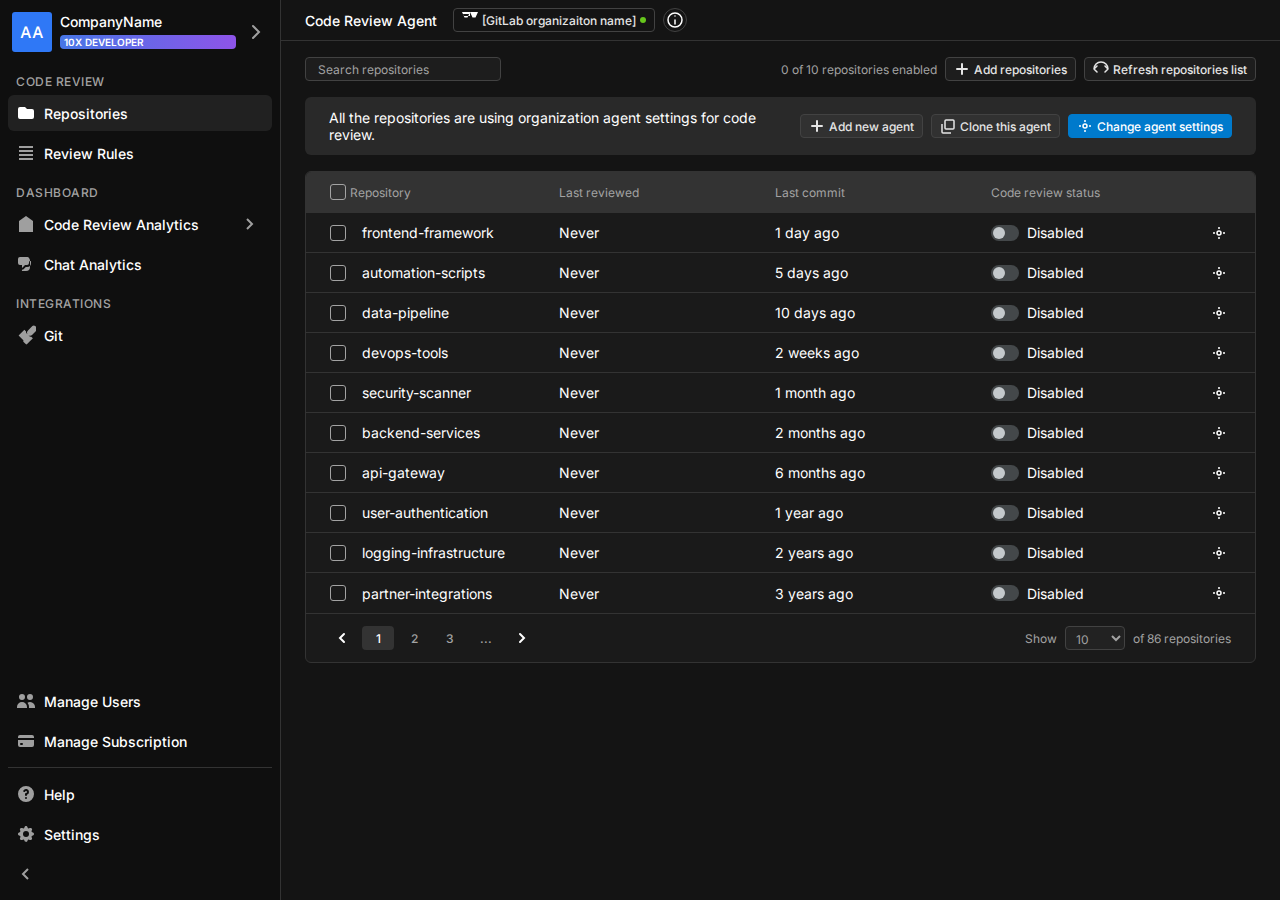
<file: index.html>
<!DOCTYPE html>
<html lang="ru">
<head>
    <meta charset="UTF-8">
    <meta name="viewport" content="width=device-width, initial-scale=1.0">
    <title>Code Review Agent - Dashboard</title>
    <link rel="preconnect" href="https://fonts.googleapis.com">
    <link rel="preconnect" href="https://fonts.gstatic.com" crossorigin>
    <link href="https://fonts.googleapis.com/css2?family=Inter:wght@400;500;600&family=Public+Sans:wght@600&display=swap" rel="stylesheet">
    <style>
        * {
            margin: 0;
            padding: 0;
            box-sizing: border-box;
        }

        :root {
            /* Colors */
            --bg-primary: #0f0f0f;
            --bg-secondary: #141414;
            --bg-2: #1a1a1a;
            --bg-3: #292929;
            --bg-4: #333333;
            --bg-5: #44484a;
            
            --text-primary: #ffffff;
            --text-secondary: #e5e5e5;
            --text-placeholder: #a3a3a3;
            --text-muted: #a3a3a3;
            
            --border-primary: #333333;
            --border-secondary: #424242;
            
            --accent-blue: #2f78f6;
            --accent-primary: #007acc;
            --accent-success: #66c61c;
            
            --gradient-start: #4776e6;
            --gradient-end: #8e54e9;
            
            /* Spacing */
            --spacing-xs: 4px;
            --spacing-s: 6px;
            --spacing-md: 8px;
            --spacing-lg: 12px;
            --spacing-xl: 16px;
            --spacing-2xl: 24px;
            
            /* Radius */
            --radius-xs: 3px;
            --radius-sm: 4px;
            --radius-md: 6px;
            --radius-full: 9999px;
            
            /* Fonts */
            --font-inter: 'Inter', sans-serif;
            --font-public-sans: 'Public Sans', sans-serif;
        }

        body {
            font-family: var(--font-inter);
            background: var(--bg-primary);
            color: var(--text-primary);
            overflow: hidden;
            height: 100vh;
        }

        .app-container {
            display: flex;
            height: 100vh;
            width: 100vw;
        }

        /* Sidebar */
        .sidebar {
            width: 280px;
            background: var(--bg-primary);
            display: flex;
            flex-direction: column;
            padding-bottom: var(--spacing-md);
            transition: transform 0.3s ease;
        }

        .sidebar-header {
            height: 64px;
            padding: var(--spacing-md);
            display: flex;
            align-items: center;
        }

        .user-info {
            display: flex;
            align-items: center;
            gap: var(--spacing-md);
            flex: 1;
            padding: var(--spacing-xs);
        }

        .user-avatar {
            width: 40px;
            height: 40px;
            background: var(--accent-blue);
            border-radius: var(--radius-xs);
            display: flex;
            align-items: center;
            justify-content: center;
            font-family: var(--font-public-sans);
            font-weight: 600;
            font-size: 16px;
            color: var(--text-primary);
            flex-shrink: 0;
        }

        .user-details {
            flex: 1;
            display: flex;
            flex-direction: column;
            gap: 6px;
        }

        .user-name {
            font-size: 14px;
            font-weight: 500;
            color: var(--text-primary);
            line-height: 1;
        }

        .plan-badge {
            background: linear-gradient(to right, var(--gradient-start), var(--gradient-end));
            padding: 2px var(--spacing-xs);
            border-radius: var(--radius-sm);
            font-size: 10px;
            font-weight: 600;
            color: var(--text-primary);
            line-height: 1;
        }

        .chevron-icon {
            width: 24px;
            height: 24px;
            flex-shrink: 0;
            opacity: 0.6;
        }

        .menu-section {
            flex: 1;
            display: flex;
            flex-direction: column;
            gap: var(--spacing-xs);
            padding: 0 var(--spacing-md);
        }

        .menu-group-title {
            padding: 10px var(--spacing-md) 2px;
            font-size: 12px;
            font-weight: 500;
            color: var(--text-muted);
            text-transform: uppercase;
            letter-spacing: 0.5px;
        }

        .menu-item {
            height: 36px;
            padding: var(--spacing-md) var(--spacing-lg) var(--spacing-md) var(--spacing-md);
            display: flex;
            align-items: center;
            gap: var(--spacing-md);
            border-radius: var(--radius-md);
            cursor: pointer;
            transition: background 0.2s;
        }

        .menu-item:hover {
            background: rgba(255, 255, 255, 0.04);
        }

        .menu-item.active {
            background: rgba(255, 255, 255, 0.08);
        }

        .menu-item-icon {
            width: 20px;
            height: 20px;
            flex-shrink: 0;
            opacity: 0.6;
        }

        .menu-item.active .menu-item-icon {
            opacity: 1;
        }

        .menu-item-text {
            flex: 1;
            font-size: 14px;
            font-weight: 500;
            color: var(--text-primary);
        }

        .menu-item.active .menu-item-text {
            color: var(--text-primary);
        }

        .menu-item-chevron {
            width: 20px;
            height: 20px;
            flex-shrink: 0;
            opacity: 0.6;
        }

        .sidebar-footer {
            display: flex;
            flex-direction: column;
            gap: var(--spacing-xs);
            padding: 0 var(--spacing-md);
        }

        .divider {
            height: 1px;
            background: var(--bg-4);
            margin: var(--spacing-xs) 0;
        }

        .collapse-button {
            width: 36px;
            height: 36px;
            display: flex;
            align-items: center;
            justify-content: center;
            cursor: pointer;
            border-radius: var(--radius-md);
            transition: background 0.2s;
        }

        .collapse-button:hover {
            background: rgba(255, 255, 255, 0.04);
        }

        /* Main Content */
        .main-content {
            flex: 1;
            background: var(--bg-secondary);
            display: flex;
            flex-direction: column;
            overflow: hidden;
        }

        .page-header {
            border-bottom: 1px solid var(--border-primary);
            padding: var(--spacing-md) var(--spacing-2xl);
            display: flex;
            align-items: center;
            gap: var(--spacing-xl);
        }

        .page-title {
            font-size: 14px;
            font-weight: 500;
            color: var(--text-primary);
        }

        .header-links {
            display: flex;
            align-items: center;
            gap: var(--spacing-md);
        }

        .gitlab-badge {
            border: 1px solid var(--border-secondary);
            padding: var(--spacing-xs) var(--spacing-md);
            border-radius: var(--radius-sm);
            display: flex;
            align-items: center;
            gap: var(--spacing-xs);
            height: 24px;
        }

        .gitlab-icon {
            width: 16px;
            height: 16px;
        }

        .gitlab-text {
            font-size: 12px;
            font-weight: 500;
            color: var(--text-secondary);
        }

        .status-dot {
            width: 6px;
            height: 6px;
            background: var(--accent-success);
            border-radius: 50%;
        }

        .header-spacer {
            flex: 1;
        }

        .help-button {
            width: 24px;
            height: 24px;
            border: 1px solid var(--border-secondary);
            border-radius: var(--radius-full);
            display: flex;
            align-items: center;
            justify-content: center;
            cursor: pointer;
            transition: background 0.2s;
        }

        .help-button:hover {
            background: rgba(255, 255, 255, 0.04);
        }

        .page-content {
            padding: var(--spacing-xl) var(--spacing-2xl);
            padding-bottom: 80px;
            overflow-y: auto;
            flex: 1;
        }

        .config-toolbar {
            display: flex;
            justify-content: space-between;
            align-items: center;
            margin-bottom: var(--spacing-xl);
        }

        .search-input {
            width: 196px;
            height: 24px;
            background: rgba(255, 255, 255, 0.04);
            border: 1px solid var(--border-secondary);
            border-radius: var(--radius-sm);
            padding: var(--spacing-xs) var(--spacing-s);
            display: flex;
            align-items: center;
            gap: var(--spacing-s);
        }

        .search-icon {
            width: 16px;
            height: 16px;
            opacity: 0.6;
        }

        .search-input input {
            flex: 1;
            background: transparent;
            border: none;
            outline: none;
            color: var(--text-primary);
            font-size: 12px;
            font-family: var(--font-inter);
        }

        .search-input input::placeholder {
            color: var(--text-placeholder);
        }

        .toolbar-right {
            display: flex;
            align-items: center;
            gap: var(--spacing-md);
        }

        .repos-count {
            font-size: 12px;
            color: var(--text-muted);
        }

        .button {
            height: 24px;
            padding: var(--spacing-xs) var(--spacing-md);
            border-radius: var(--radius-sm);
            display: flex;
            align-items: center;
            gap: var(--spacing-xs);
            cursor: pointer;
            transition: all 0.2s;
            font-size: 12px;
            font-weight: 500;
            font-family: var(--font-inter);
            border: 1px solid var(--border-secondary);
            background: rgba(255, 255, 255, 0.04);
            color: var(--text-secondary);
        }

        .button:hover:not(:disabled) {
            background: rgba(255, 255, 255, 0.08);
        }

        .button:disabled {
            opacity: 0.6;
            cursor: not-allowed;
        }

        .button-primary {
            background: var(--accent-primary);
            border-color: var(--accent-primary);
            color: var(--text-primary);
        }

        .button-primary:hover:not(:disabled) {
            background: #0088dd;
        }

        .button-icon {
            width: 16px;
            height: 16px;
        }

        .config-banner {
            background: var(--bg-3);
            border-radius: var(--radius-md);
            padding: var(--spacing-lg) var(--spacing-2xl);
            display: flex;
            align-items: center;
            justify-content: space-between;
            margin-bottom: var(--spacing-xl);
        }

        .banner-text {
            flex: 1;
            font-size: 14px;
            color: var(--text-primary);
        }

        .banner-actions {
            display: flex;
            gap: var(--spacing-md);
        }

        .table-container {
            background: var(--bg-2);
            border: 1px solid var(--border-primary);
            border-radius: var(--radius-md);
            overflow: hidden;
        }

        .table-header {
            background: var(--bg-4);
            padding: var(--spacing-lg) var(--spacing-2xl);
            display: flex;
            align-items: center;
            gap: var(--spacing-xl);
            border-bottom: 1px solid var(--border-primary);
        }

        .table-header-cell {
            font-size: 12px;
            color: var(--text-muted);
            display: flex;
            align-items: center;
            gap: var(--spacing-xs);
        }

        .table-header-cell:first-child {
            flex: 1;
        }

        .table-header-cell:nth-child(2),
        .table-header-cell:nth-child(3),
        .table-header-cell:nth-child(4) {
            width: 200px;
        }

        .table-body {
            display: flex;
            flex-direction: column;
        }

        .table-row {
            padding: 0 var(--spacing-2xl);
            height: 40px;
            display: flex;
            align-items: center;
            gap: var(--spacing-xl);
            border-bottom: 1px solid var(--border-primary);
            transition: background 0.2s;
        }

        .table-row:hover {
            background: rgba(255, 255, 255, 0.02);
        }

        .table-row:last-child {
            border-bottom: none;
        }

        .table-cell {
            font-size: 14px;
            color: var(--text-primary);
        }

        .table-cell:first-child {
            flex: 1;
            display: flex;
            align-items: center;
            gap: var(--spacing-xl);
        }

        .table-cell:nth-child(2),
        .table-cell:nth-child(3),
        .table-cell:nth-child(4) {
            width: 200px;
        }

        .checkbox {
            width: 16px;
            height: 16px;
            border: 1.5px solid var(--text-muted);
            border-radius: var(--radius-xs);
            cursor: pointer;
            position: relative;
            transition: all 0.2s;
        }

        .checkbox:hover {
            border-color: var(--text-primary);
        }

        .checkbox.checked {
            background: var(--accent-primary);
            border-color: var(--accent-primary);
        }

        .checkbox.checked::after {
            content: '✓';
            position: absolute;
            top: 50%;
            left: 50%;
            transform: translate(-50%, -50%);
            color: var(--text-primary);
            font-size: 12px;
        }

        .toggle-switch {
            width: 28px;
            height: 16px;
            background: var(--bg-5);
            border-radius: var(--radius-full);
            position: relative;
            cursor: pointer;
            transition: background 0.2s;
            padding: 2px;
        }

        .toggle-switch.active {
            background: var(--accent-success);
        }

        .toggle-knob {
            width: 12px;
            height: 12px;
            background: #c4c9cc;
            border-radius: 50%;
            position: absolute;
            left: 2px;
            top: 50%;
            transform: translateY(-50%);
            transition: transform 0.2s;
        }

        .toggle-switch.active .toggle-knob {
            transform: translate(12px, -50%);
            background: var(--text-primary);
        }

        .settings-button {
            width: 24px;
            height: 24px;
            display: flex;
            align-items: center;
            justify-content: center;
            cursor: pointer;
            border-radius: var(--radius-sm);
            transition: background 0.2s;
        }

        .settings-button:hover {
            background: rgba(255, 255, 255, 0.08);
        }

        .pagination {
            padding: var(--spacing-lg) var(--spacing-2xl);
            display: flex;
            justify-content: space-between;
            align-items: center;
            border-top: 1px solid var(--border-primary);
        }

        .pagination-left {
            display: flex;
            align-items: center;
            gap: var(--spacing-md);
        }

        .pagination-button {
            width: 24px;
            height: 24px;
            display: flex;
            align-items: center;
            justify-content: center;
            border-radius: var(--radius-sm);
            cursor: pointer;
            transition: background 0.2s;
        }

        .pagination-button:hover {
            background: rgba(255, 255, 255, 0.04);
        }

        .pagination-button.active {
            background: var(--bg-4);
        }

        .pagination-numbers {
            display: flex;
            gap: var(--spacing-xs);
            align-items: center;
        }

        .pagination-number {
            min-width: 32px;
            height: 24px;
            padding: var(--spacing-xs) var(--spacing-md);
            display: flex;
            align-items: center;
            justify-content: center;
            border-radius: var(--radius-sm);
            cursor: pointer;
            transition: background 0.2s;
            font-size: 12px;
            font-weight: 500;
        }

        .pagination-number:hover {
            background: rgba(255, 255, 255, 0.04);
        }

        .pagination-number.active {
            background: var(--bg-4);
            color: var(--text-primary);
        }

        .pagination-number:not(.active) {
            color: var(--text-muted);
        }

        .pagination-right {
            display: flex;
            align-items: center;
            gap: var(--spacing-md);
            font-size: 12px;
            color: var(--text-muted);
        }

        .pagination-select {
            width: 60px;
            height: 24px;
            background: rgba(255, 255, 255, 0.04);
            border: 1px solid var(--border-secondary);
            border-radius: var(--radius-sm);
            padding: var(--spacing-xs) var(--spacing-s);
            color: var(--text-placeholder);
            font-size: 12px;
            font-family: var(--font-inter);
        }

        .divider-vertical {
            width: 1px;
            background: var(--bg-4);
        }

        /* Modal */
        .modal-overlay {
            position: fixed;
            top: 0;
            left: 0;
            right: 0;
            bottom: 0;
            background: rgba(0, 0, 0, 0.7);
            display: none;
            align-items: center;
            justify-content: center;
            z-index: 1000;
        }

        .modal-overlay.active {
            display: flex;
        }

        .modal {
            background: var(--bg-2);
            border: 1px solid var(--border-primary);
            border-radius: var(--radius-md);
            padding: var(--spacing-2xl);
            min-width: 400px;
            max-width: 500px;
            box-shadow: 0 8px 32px rgba(0, 0, 0, 0.5);
        }

        .modal-header {
            display: flex;
            justify-content: space-between;
            align-items: center;
            margin-bottom: var(--spacing-xl);
        }

        .modal-title {
            font-size: 18px;
            font-weight: 600;
            color: var(--text-primary);
        }

        .modal-close {
            width: 24px;
            height: 24px;
            cursor: pointer;
            display: flex;
            align-items: center;
            justify-content: center;
            border-radius: var(--radius-sm);
            transition: background 0.2s;
        }

        .modal-close:hover {
            background: rgba(255, 255, 255, 0.08);
        }

        .modal-body {
            margin-bottom: var(--spacing-xl);
        }

        .modal-input {
            width: 100%;
            height: 32px;
            background: rgba(255, 255, 255, 0.04);
            border: 1px solid var(--border-secondary);
            border-radius: var(--radius-sm);
            padding: var(--spacing-md);
            color: var(--text-primary);
            font-size: 14px;
            font-family: var(--font-inter);
            margin-bottom: var(--spacing-md);
        }

        .modal-input:focus {
            outline: none;
            border-color: var(--accent-primary);
        }

        .modal-input::placeholder {
            color: var(--text-placeholder);
        }

        .modal-footer {
            display: flex;
            justify-content: flex-end;
            gap: var(--spacing-md);
        }

        .toast {
            position: fixed;
            top: 20px;
            right: 20px;
            background: var(--bg-2);
            border: 1px solid var(--border-primary);
            border-radius: var(--radius-md);
            padding: var(--spacing-md) var(--spacing-lg);
            display: none;
            align-items: center;
            gap: var(--spacing-md);
            z-index: 1001;
            box-shadow: 0 4px 16px rgba(0, 0, 0, 0.3);
        }

        .toast.active {
            display: flex;
        }

        .toast.success {
            border-left: 3px solid var(--accent-success);
        }

        .toast.info {
            border-left: 3px solid var(--accent-primary);
        }

        .toast-message {
            font-size: 14px;
            color: var(--text-primary);
        }

        .loading {
            display: inline-block;
            width: 16px;
            height: 16px;
            border: 2px solid var(--text-muted);
            border-top-color: var(--accent-primary);
            border-radius: 50%;
            animation: spin 0.6s linear infinite;
        }

        @keyframes spin {
            to { transform: rotate(360deg); }
        }

        @keyframes barGrow {
            from {
                height: 0;
                opacity: 0;
            }
            to {
                opacity: 1;
            }
        }

        .content-section {
            width: 100%;
            animation: fadeIn 0.3s ease;
        }

        @keyframes fadeIn {
            from {
                opacity: 0;
                transform: translateY(10px);
            }
            to {
                opacity: 1;
                transform: translateY(0);
            }
        }

        /* Analytics Styles */
        .stat-card {
            background: var(--bg-2);
            border: 1px solid var(--border-primary);
            border-radius: var(--radius-md);
            padding: var(--spacing-lg);
            display: flex;
            flex-direction: column;
            gap: var(--spacing-xs);
        }

        .stat-label {
            font-size: 12px;
            color: var(--text-muted);
            font-weight: 500;
        }

        .stat-value {
            font-size: 28px;
            font-weight: 600;
            color: var(--text-primary);
            line-height: 1.2;
        }

        .stat-change {
            font-size: 12px;
            margin-top: var(--spacing-xs);
        }

        .stat-change.positive {
            color: var(--accent-success);
        }

        .stat-change.negative {
            color: #ff4d4d;
        }

        .chart-container {
            background: var(--bg-2);
            border: 1px solid var(--border-primary);
            border-radius: var(--radius-md);
            padding: var(--spacing-lg);
        }

        .chart-header {
            display: flex;
            justify-content: space-between;
            align-items: center;
            margin-bottom: var(--spacing-lg);
        }

        .chart-title {
            font-size: 14px;
            font-weight: 600;
            color: var(--text-primary);
        }

        .chart-period-select {
            background: rgba(255, 255, 255, 0.04);
            border: 1px solid var(--border-secondary);
            border-radius: var(--radius-sm);
            padding: var(--spacing-xs) var(--spacing-md);
            color: var(--text-primary);
            font-size: 12px;
            font-family: var(--font-inter);
            cursor: pointer;
        }

        .chart-body {
            min-height: 200px;
            display: flex;
            align-items: center;
            justify-content: center;
        }

        .bar-chart {
            display: flex;
            align-items: flex-end;
            gap: var(--spacing-md);
            height: 200px;
            width: 100%;
        }

        .bar {
            flex: 1;
            background: linear-gradient(to top, var(--accent-primary), var(--accent-blue));
            border-radius: var(--radius-xs) var(--radius-xs) 0 0;
            position: relative;
            min-width: 20px;
            transition: opacity 0.2s;
        }

        .bar:hover {
            opacity: 0.8;
        }

        .bar-label {
            position: absolute;
            bottom: -20px;
            left: 50%;
            transform: translateX(-50%);
            font-size: 11px;
            color: var(--text-muted);
            white-space: nowrap;
        }

        .bar-value {
            position: absolute;
            top: -20px;
            left: 50%;
            transform: translateX(-50%);
            font-size: 11px;
            color: var(--text-primary);
            font-weight: 500;
        }

        .pie-chart {
            width: 180px;
            height: 180px;
            position: relative;
            margin: 0 auto;
            border-radius: 50%;
            overflow: hidden;
        }

        .pie-chart-svg {
            width: 100%;
            height: 100%;
            transform: rotate(-90deg);
        }

        .pie-segment {
            transition: opacity 0.2s;
        }

        .pie-segment:hover {
            opacity: 0.9;
        }

        .pie-legend {
            display: flex;
            flex-direction: column;
            gap: var(--spacing-xs);
        }

        .pie-legend-item {
            display: flex;
            align-items: flex-start;
            gap: var(--spacing-md);
            font-size: 12px;
            transition: background 0.2s;
            border-radius: var(--radius-xs);
            padding: var(--spacing-xs);
            margin: 0 calc(-1 * var(--spacing-xs));
        }

        .pie-legend-item:hover {
            background: rgba(255, 255, 255, 0.02);
        }

        .pie-legend-color {
            width: 10px;
            height: 10px;
            border-radius: 2px;
            flex-shrink: 0;
            margin-top: 4px;
        }

        .reviewer-item {
            display: flex;
            align-items: center;
            justify-content: space-between;
            padding: var(--spacing-md);
            border-bottom: 1px solid var(--border-primary);
        }

        .reviewer-item:last-child {
            border-bottom: none;
        }

        .reviewer-info {
            display: flex;
            align-items: center;
            gap: var(--spacing-md);
            flex: 1;
        }

        .reviewer-avatar {
            width: 32px;
            height: 32px;
            border-radius: 50%;
            background: var(--accent-blue);
            display: flex;
            align-items: center;
            justify-content: center;
            font-size: 12px;
            font-weight: 600;
            color: var(--text-primary);
        }

        .reviewer-details {
            flex: 1;
        }

        .reviewer-name {
            font-size: 14px;
            color: var(--text-primary);
            font-weight: 500;
        }

        .reviewer-email {
            font-size: 12px;
            color: var(--text-muted);
        }

        .reviewer-stats {
            text-align: right;
        }

        .reviewer-count {
            font-size: 18px;
            font-weight: 600;
            color: var(--text-primary);
        }

        .reviewer-label {
            font-size: 11px;
            color: var(--text-muted);
        }

        /* Subscription Styles */
        .plan-card {
            background: var(--bg-2);
            border: 1px solid var(--border-primary);
            border-radius: var(--radius-md);
            padding: var(--spacing-lg);
            display: flex;
            flex-direction: column;
            transition: all 0.2s;
            cursor: pointer;
        }

        .plan-card:hover {
            border-color: var(--accent-primary);
            background: rgba(47, 120, 246, 0.05);
        }

        .plan-card.active {
            border-color: var(--accent-primary);
            background: rgba(47, 120, 246, 0.1);
        }

        /* Help Styles */
        .help-card {
            background: var(--bg-2);
            border: 1px solid var(--border-primary);
            border-radius: var(--radius-md);
            padding: var(--spacing-lg);
            display: flex;
            flex-direction: column;
            transition: all 0.2s;
        }

        .help-card:hover {
            border-color: var(--accent-primary);
            background: rgba(47, 120, 246, 0.05);
        }

        .faq-item {
            background: var(--bg-2);
            border: 1px solid var(--border-primary);
            border-radius: var(--radius-sm);
            padding: var(--spacing-md);
            cursor: pointer;
            transition: all 0.2s;
        }

        .faq-item:hover {
            border-color: var(--accent-primary);
            background: rgba(47, 120, 246, 0.05);
        }

        .faq-question {
            display: flex;
            justify-content: space-between;
            align-items: center;
            font-size: 14px;
            font-weight: 500;
            color: var(--text-primary);
        }

        .faq-answer {
            margin-top: var(--spacing-md);
            font-size: 13px;
            color: var(--text-muted);
            line-height: 1.6;
            display: none;
        }

        .faq-item.expanded .faq-answer {
            display: block;
        }

        .faq-icon {
            transition: transform 0.2s;
        }

        .faq-item.expanded .faq-icon {
            transform: rotate(180deg);
        }

        /* Icons - using simple SVG placeholders */
        .icon {
            width: 100%;
            height: 100%;
            opacity: 0.6;
        }
    </style>
</head>
<body>
    <div class="app-container">
        <!-- Sidebar -->
        <div class="sidebar">
            <div class="sidebar-header">
                <div class="user-info">
                    <div class="user-avatar">AA</div>
                    <div class="user-details">
                        <div class="user-name">CompanyName</div>
                        <div class="plan-badge">10X DEVELOPER</div>
                    </div>
                    <svg class="chevron-icon" viewBox="0 0 24 24" fill="none">
                        <path d="M9 18L15 12L9 6" stroke="currentColor" stroke-width="2" stroke-linecap="round"/>
                    </svg>
                </div>
            </div>
            
            <div class="menu-section">
                <div class="menu-group-title">Code Review</div>
                <div class="menu-item active" data-menu="repositories">
                    <svg class="menu-item-icon" viewBox="0 0 20 20" fill="currentColor">
                        <path d="M2 6a2 2 0 012-2h5l2 2h5a2 2 0 012 2v6a2 2 0 01-2 2H4a2 2 0 01-2-2V6z"/>
                    </svg>
                    <span class="menu-item-text">Repositories</span>
                </div>
                <div class="menu-item" data-menu="rules">
                    <svg class="menu-item-icon" viewBox="0 0 20 20" fill="currentColor">
                        <path d="M3 4h14M3 8h14M3 12h14M3 16h14" stroke="currentColor" stroke-width="2"/>
                    </svg>
                    <span class="menu-item-text">Review Rules</span>
                </div>
                
                <div class="menu-group-title">Dashboard</div>
                <div class="menu-item" data-menu="analytics">
                    <svg class="menu-item-icon" viewBox="0 0 20 20" fill="currentColor">
                        <path d="M10 2L3 7v11h14V7l-7-5z"/>
                    </svg>
                    <span class="menu-item-text">Code Review Analytics</span>
                    <svg class="menu-item-chevron" viewBox="0 0 20 20" fill="none">
                        <path d="M7 5l5 5-5 5" stroke="currentColor" stroke-width="2"/>
                    </svg>
                </div>
                <div class="menu-item" data-menu="chat">
                    <svg class="menu-item-icon" viewBox="0 0 20 20" fill="currentColor">
                        <path d="M2 5a2 2 0 012-2h7a2 2 0 012 2v4a2 2 0 01-2 2H9l-3 3v-3H4a2 2 0 01-2-2V5z"/>
                        <path d="M15 7v2a4 4 0 01-4 4H9.828l-2.586 2.586A1 1 0 006 17h4a4 4 0 004-4V7a4 4 0 00-4-4h-2a4 4 0 00-4 4v2"/>
                    </svg>
                    <span class="menu-item-text">Chat Analytics</span>
                </div>
                
                <div class="menu-group-title">Integrations</div>
                <div class="menu-item" data-menu="git">
                    <svg class="menu-item-icon" viewBox="0 0 20 20" fill="currentColor">
                        <path d="M2.6 10.59L8.38 4.8l1.69 1.7c-.24.85.15 1.78.93 2.23l1.48 1.48c1.12.82 2.69.64 3.58-.28l4.59-4.59c.37-.37.58-.88.58-1.41 0-.53-.21-1.04-.58-1.41l-1.47-1.47c-.37-.37-.88-.58-1.41-.58-.53 0-1.04.21-1.41.58l-4.59 4.59c-.92.89-1.1 2.46-.28 3.58l1.48 1.48c.45.78 1.38 1.17 2.23.93l1.7 1.69-5.79 5.79c-.39.39-1.02.39-1.41 0l-2.12-2.12a.996.996 0 010-1.41z"/>
                    </svg>
                    <span class="menu-item-text">Git</span>
                </div>
            </div>
            
            <div class="sidebar-footer">
                <div class="menu-item" data-menu="users">
                    <svg class="menu-item-icon" viewBox="0 0 20 20" fill="currentColor">
                        <path d="M9 6a3 3 0 11-6 0 3 3 0 016 0zM17 6a3 3 0 11-6 0 3 3 0 016 0zM12.93 17c.046-.327.07-.66.07-1a6.97 6.97 0 00-1.5-4.33A5 5 0 0119 16v1h-6.07zM6 11a5 5 0 015 5v1H1v-1a5 5 0 015-5z"/>
                    </svg>
                    <span class="menu-item-text">Manage Users</span>
                </div>
                <div class="menu-item" data-menu="subscription">
                    <svg class="menu-item-icon" viewBox="0 0 20 20" fill="currentColor">
                        <path d="M4 4a2 2 0 00-2 2v1h16V6a2 2 0 00-2-2H4zM18 9H2v5a2 2 0 002 2h12a2 2 0 002-2V9zM4 13a1 1 0 011-1h1a1 1 0 110 2H5a1 1 0 01-1-1zm5-1a1 1 0 100 2h1a1 1 0 100-2H9z"/>
                    </svg>
                    <span class="menu-item-text">Manage Subscription</span>
                </div>
                <div class="divider"></div>
                <div class="menu-item" data-menu="help">
                    <svg class="menu-item-icon" viewBox="0 0 20 20" fill="currentColor">
                        <path fill-rule="evenodd" d="M18 10a8 8 0 11-16 0 8 8 0 0116 0zm-8-3a1 1 0 00-.867.5 1 1 0 11-1.731-1A3 3 0 0113 8a3.001 3.001 0 01-2 2.83V11a1 1 0 11-2 0v-1a1 1 0 011-1 1 1 0 100-2zm0 8a1 1 0 100-2 1 1 0 000 2z" clip-rule="evenodd"/>
                    </svg>
                    <span class="menu-item-text">Help</span>
                </div>
                <div class="menu-item" data-menu="settings">
                    <svg class="menu-item-icon" viewBox="0 0 20 20" fill="currentColor">
                        <path fill-rule="evenodd" d="M11.49 3.17c-.38-1.56-2.6-1.56-2.98 0a1.532 1.532 0 01-2.286.948c-1.372-.836-2.942.734-2.106 2.106.54.886.061 2.042-.947 2.287-1.561.379-1.561 2.6 0 2.978a1.532 1.532 0 01.947 2.287c-.836 1.372.734 2.942 2.106 2.106a1.532 1.532 0 012.287.947c.379 1.561 2.6 1.561 2.978 0a1.533 1.533 0 012.287-.947c1.372.836 2.942-.734 2.106-2.106a1.533 1.533 0 01.947-2.287c1.561-.379 1.561-2.6 0-2.978a1.532 1.532 0 01-.947-2.287c.836-1.372-.734-2.942-2.106-2.106a1.532 1.532 0 01-2.287-.947zM10 13a3 3 0 100-6 3 3 0 000 6z" clip-rule="evenodd"/>
                    </svg>
                    <span class="menu-item-text">Settings</span>
                </div>
                <div class="collapse-button" data-action="collapse">
                    <svg class="menu-item-icon" viewBox="0 0 20 20" fill="none">
                        <path d="M12 5l-5 5 5 5" stroke="currentColor" stroke-width="2"/>
                    </svg>
                </div>
            </div>
        </div>
        
        <div class="divider-vertical"></div>
        
        <!-- Main Content -->
        <div class="main-content">
            <div class="page-header">
                <div class="page-title">Code Review Agent</div>
                <div class="header-links">
                    <div class="gitlab-badge">
                        <svg class="gitlab-icon" viewBox="0 0 16 16" fill="currentColor">
                            <path d="M8 0L5.5 5.5H2.5L0 0h8zM8 0l2.5 5.5h3L16 0H8zM8 0l-1 2H1l1 2h6L8 0z"/>
                        </svg>
                        <span class="gitlab-text">[GitLab organizaiton name]</span>
                        <div class="status-dot"></div>
                    </div>
                    <div class="help-button" title="Help">
                        <svg width="16" height="16" viewBox="0 0 16 16" fill="none">
                            <circle cx="8" cy="8" r="7" stroke="currentColor" stroke-width="1.5"/>
                            <path d="M8 12V8M8 4h.01" stroke="currentColor" stroke-width="1.5" stroke-linecap="round"/>
                        </svg>
                    </div>
                </div>
            </div>
            
            <div class="page-content">
                <!-- Repositories Section -->
                <div id="repositories-section" class="content-section">
                <div class="config-toolbar">
                    <div class="search-input">
                        <svg class="search-icon" viewBox="0 0 16 16" fill="none">
                            <circle cx="7" cy="7" r="5" stroke="currentColor" stroke-width="1.5"/>
                            <path d="m11 11 3 3" stroke="currentColor" stroke-width="1.5" stroke-linecap="round"/>
                        </svg>
                        <input type="text" placeholder="Search repositories">
                    </div>
                    <div class="toolbar-right">
                        <span class="repos-count">0 of 128 repositories enabled</span>
                        <button class="button" data-action="add-repos">
                            <svg class="button-icon" viewBox="0 0 16 16" fill="none">
                                <path d="M8 3v10M3 8h10" stroke="currentColor" stroke-width="2" stroke-linecap="round"/>
                            </svg>
                            Add repositories
                        </button>
                        <button class="button" data-action="refresh">
                            <svg class="button-icon" viewBox="0 0 16 16" fill="none">
                                <path d="M1 8a7 7 0 0114 0M1 8l3-3m-3 3l3 3M15 8l-3-3m3 3l-3 3" stroke="currentColor" stroke-width="1.5" stroke-linecap="round"/>
                            </svg>
                            Refresh repositories list
                        </button>
                    </div>
                </div>
                
                <div class="config-banner">
                    <div class="banner-text">All the repositories are using organization agent settings for code review.</div>
                    <div class="banner-actions">
                        <button class="button" data-action="add-agent">
                            <svg class="button-icon" viewBox="0 0 16 16" fill="none">
                                <path d="M8 3v10M3 8h10" stroke="currentColor" stroke-width="2" stroke-linecap="round"/>
                            </svg>
                            Add new agent
                        </button>
                        <button class="button" data-action="clone-agent">
                            <svg class="button-icon" viewBox="0 0 16 16" fill="none">
                                <rect x="5" y="2" width="9" height="9" rx="1" stroke="currentColor" stroke-width="1.5"/>
                                <path d="M2 6v8a1 1 0 001 1h8" stroke="currentColor" stroke-width="1.5"/>
                            </svg>
                            Clone this agent
                        </button>
                        <button class="button button-primary" data-action="change-settings">
                            <svg class="button-icon" viewBox="0 0 16 16" fill="none">
                                <circle cx="8" cy="8" r="2" stroke="currentColor" stroke-width="1.5"/>
                                <path d="M8 2v2M8 12v2M2 8h2M12 8h2" stroke="currentColor" stroke-width="1.5"/>
                            </svg>
                            Change agent settings
                        </button>
                    </div>
                </div>
                
                <div class="table-container">
                    <div class="table-header">
                        <div class="table-header-cell">
                            <div class="checkbox" data-select-all></div>
                            Repository
                        </div>
                        <div class="table-header-cell">Last reviewed</div>
                        <div class="table-header-cell">Last commit</div>
                        <div class="table-header-cell">Code review status</div>
                        <div style="width: 24px;"></div>
                    </div>
                    <div class="table-body" id="tableBody">
                        <!-- Rows will be generated by JavaScript -->
                    </div>
                    <div class="pagination">
                        <div class="pagination-left">
                            <div class="pagination-button" data-page="prev">
                                <svg width="16" height="16" viewBox="0 0 16 16" fill="none">
                                    <path d="M10 12l-4-4 4-4" stroke="currentColor" stroke-width="2" stroke-linecap="round"/>
                                </svg>
                            </div>
                            <div class="pagination-numbers">
                                <div class="pagination-number active" data-page="1">1</div>
                                <div class="pagination-number" data-page="2">2</div>
                                <div class="pagination-number" data-page="3">3</div>
                                <div class="pagination-number" data-page="...">...</div>
                            </div>
                            <div class="pagination-button" data-page="next">
                                <svg width="16" height="16" viewBox="0 0 16 16" fill="none">
                                    <path d="M6 4l4 4-4 4" stroke="currentColor" stroke-width="2" stroke-linecap="round"/>
                                </svg>
                            </div>
                        </div>
                        <div class="pagination-right">
                            <span>Show</span>
                            <select class="pagination-select">
                                <option>10</option>
                                <option>20</option>
                                <option>50</option>
                            </select>
                            <span>of 86 repositories</span>
                        </div>
                    </div>
                </div>
                </div>
                <!-- Review Rules Section -->
                <div id="review-rules-section" class="content-section" style="display: none;">
                    <div class="config-toolbar">
                        <div class="search-input">
                            <svg class="search-icon" viewBox="0 0 16 16" fill="none">
                                <circle cx="7" cy="7" r="5" stroke="currentColor" stroke-width="1.5"/>
                                <path d="m11 11 3 3" stroke="currentColor" stroke-width="1.5" stroke-linecap="round"/>
                            </svg>
                            <input type="text" placeholder="Search rules">
                        </div>
                        <div class="toolbar-right">
                            <button class="button button-primary" data-action="add-rule">
                                <svg class="button-icon" viewBox="0 0 16 16" fill="none">
                                    <path d="M8 3v10M3 8h10" stroke="currentColor" stroke-width="2" stroke-linecap="round"/>
                                </svg>
                                Add Rule
                            </button>
                        </div>
                    </div>
                    
                    <div class="table-container">
                        <div class="table-header">
                            <div class="table-header-cell" style="flex: 1;">Rule Name</div>
                            <div class="table-header-cell" style="width: 150px;">Type</div>
                            <div class="table-header-cell" style="width: 150px;">Status</div>
                            <div class="table-header-cell" style="width: 150px;">Priority</div>
                            <div style="width: 24px;"></div>
                        </div>
                        <div class="table-body" id="rulesTableBody">
                            <!-- Rules will be generated by JavaScript -->
                        </div>
                    </div>
                </div>
                <!-- Code Review Analytics Section -->
                <div id="analytics-section" class="content-section" style="display: none;">
                    <div style="display: flex; flex-direction: column; gap: var(--spacing-xl);">
                        <!-- Stats Cards -->
                        <div style="display: grid; grid-template-columns: repeat(4, 1fr); gap: var(--spacing-lg);">
                            <div class="stat-card">
                                <div class="stat-label">Total Reviews</div>
                                <div class="stat-value">1,247</div>
                                <div class="stat-change positive">+12% from last month</div>
                            </div>
                            <div class="stat-card">
                                <div class="stat-label">Average Review Time</div>
                                <div class="stat-value">2.4h</div>
                                <div class="stat-change negative">-8% from last month</div>
                            </div>
                            <div class="stat-card">
                                <div class="stat-label">Approval Rate</div>
                                <div class="stat-value">87%</div>
                                <div class="stat-change positive">+3% from last month</div>
                            </div>
                            <div class="stat-card">
                                <div class="stat-label">Active Reviewers</div>
                                <div class="stat-value">24</div>
                                <div class="stat-change positive">+2 this month</div>
                            </div>
                        </div>

                        <!-- Charts Row -->
                        <div style="display: grid; grid-template-columns: 2fr 1fr; gap: var(--spacing-xl);">
                            <!-- Reviews Over Time Chart -->
                            <div class="chart-container">
                                <div class="chart-header">
                                    <div class="chart-title">Reviews Over Time</div>
                                    <select class="chart-period-select">
                                        <option>Last 7 days</option>
                                        <option>Last 30 days</option>
                                        <option>Last 3 months</option>
                                        <option>Last year</option>
                                    </select>
                                </div>
                                <div class="chart-body" id="reviewsChart">
                                    <!-- Chart will be rendered here -->
                                </div>
                            </div>

                            <!-- Review Status Distribution -->
                            <div class="chart-container">
                                <div class="chart-header">
                                    <div class="chart-title">Review Status</div>
                                </div>
                                <div class="chart-body" id="statusChart">
                                    <!-- Chart will be rendered here -->
                                </div>
                            </div>
                        </div>

                        <!-- Bottom Charts Row -->
                        <div style="display: grid; grid-template-columns: 1fr 1fr; gap: var(--spacing-xl);">
                            <!-- Top Reviewers -->
                            <div class="chart-container">
                                <div class="chart-header">
                                    <div class="chart-title">Top Reviewers</div>
                                </div>
                                <div class="chart-body" id="topReviewersChart">
                                    <!-- Chart will be rendered here -->
                                </div>
                            </div>

                            <!-- Review Types -->
                            <div class="chart-container">
                                <div class="chart-header">
                                    <div class="chart-title">Review Types Distribution</div>
                                </div>
                                <div class="chart-body" id="reviewTypesChart">
                                    <!-- Chart will be rendered here -->
                                </div>
                            </div>
                        </div>
                    </div>
                </div>
                <!-- Chat Analytics Section -->
                <div id="chat-analytics-section" class="content-section" style="display: none;">
                    <div style="display: flex; flex-direction: column; gap: var(--spacing-xl);">
                        <!-- Stats Cards -->
                        <div style="display: grid; grid-template-columns: repeat(4, 1fr); gap: var(--spacing-lg);">
                            <div class="stat-card">
                                <div class="stat-label">Total Messages</div>
                                <div class="stat-value">8,432</div>
                                <div class="stat-change positive">+18% from last month</div>
                            </div>
                            <div class="stat-card">
                                <div class="stat-label">Active Chats</div>
                                <div class="stat-value">156</div>
                                <div class="stat-change positive">+12% from last month</div>
                            </div>
                            <div class="stat-card">
                                <div class="stat-label">Avg Response Time</div>
                                <div class="stat-value">2.3m</div>
                                <div class="stat-change negative">-15% from last month</div>
                            </div>
                            <div class="stat-card">
                                <div class="stat-label">Satisfaction Rate</div>
                                <div class="stat-value">94%</div>
                                <div class="stat-change positive">+2% from last month</div>
                            </div>
                        </div>

                        <!-- Charts Row -->
                        <div style="display: grid; grid-template-columns: 2fr 1fr; gap: var(--spacing-xl);">
                            <!-- Messages Over Time Chart -->
                            <div class="chart-container">
                                <div class="chart-header">
                                    <div class="chart-title">Messages Over Time</div>
                                    <select class="chart-period-select" id="chatPeriodSelect">
                                        <option>Last 7 days</option>
                                        <option>Last 30 days</option>
                                        <option>Last 3 months</option>
                                        <option>Last year</option>
                                    </select>
                                </div>
                                <div class="chart-body" id="messagesChart">
                                    <!-- Chart will be rendered here -->
                                </div>
                            </div>

                            <!-- Message Types Distribution -->
                            <div class="chart-container">
                                <div class="chart-header">
                                    <div class="chart-title">Message Types</div>
                                </div>
                                <div class="chart-body" id="messageTypesChart">
                                    <!-- Chart will be rendered here -->
                                </div>
                            </div>
                        </div>

                        <!-- Bottom Charts Row -->
                        <div style="display: grid; grid-template-columns: 1fr 1fr; gap: var(--spacing-xl);">
                            <!-- Top Users -->
                            <div class="chart-container">
                                <div class="chart-header">
                                    <div class="chart-title">Most Active Users</div>
                                </div>
                                <div class="chart-body" id="topUsersChart">
                                    <!-- Chart will be rendered here -->
                                </div>
                            </div>

                            <!-- Response Time Distribution -->
                            <div class="chart-container">
                                <div class="chart-header">
                                    <div class="chart-title">Response Time Distribution</div>
                                </div>
                                <div class="chart-body" id="responseTimeChart">
                                    <!-- Chart will be rendered here -->
                                </div>
                            </div>
                        </div>

                        <!-- Recent Chats Table -->
                        <div class="chart-container">
                            <div class="chart-header">
                                <div class="chart-title">Recent Chats</div>
                                <button class="button" data-action="view-all-chats">
                                    View All
                                </button>
                            </div>
                            <div class="table-container" style="border: none; background: transparent;">
                                <div class="table-body" id="recentChatsTable">
                                    <!-- Recent chats will be rendered here -->
                                </div>
                            </div>
                        </div>
                    </div>
                </div>
                <!-- Git Integration Section -->
                <div id="git-section" class="content-section" style="display: none;">
                    <div style="display: flex; flex-direction: column; gap: var(--spacing-xl);">
                        <!-- Connection Status -->
                        <div class="config-banner" style="margin-bottom: 0;">
                            <div style="display: flex; align-items: center; gap: var(--spacing-md); flex: 1;">
                                <div style="width: 12px; height: 12px; border-radius: 50%; background: var(--accent-success); flex-shrink: 0;"></div>
                                <div>
                                    <div style="font-size: 14px; font-weight: 500; color: var(--text-primary);">Connected to GitLab</div>
                                    <div style="font-size: 12px; color: var(--text-muted); margin-top: 2px;">[GitLab organizaiton name] • Last synced: 5 minutes ago</div>
                                </div>
                            </div>
                            <div style="display: flex; gap: var(--spacing-md);">
                                <button class="button" data-action="sync-git">
                                    <svg class="button-icon" viewBox="0 0 16 16" fill="none">
                                        <path d="M1 8a7 7 0 0114 0M1 8l3-3m-3 3l3 3M15 8l-3-3m3 3l-3 3" stroke="currentColor" stroke-width="1.5" stroke-linecap="round"/>
                                    </svg>
                                    Sync Now
                                </button>
                                <button class="button" data-action="disconnect-git">
                                    <svg class="button-icon" viewBox="0 0 16 16" fill="none">
                                        <path d="M12 4L4 12M4 4l8 8" stroke="currentColor" stroke-width="2" stroke-linecap="round"/>
                                    </svg>
                                    Disconnect
                                </button>
                            </div>
                        </div>

                        <!-- Git Configuration -->
                        <div class="table-container">
                            <div class="table-header" style="background: var(--bg-4);">
                                <div class="table-header-cell" style="flex: 1;">Configuration</div>
                                <div class="table-header-cell" style="width: 200px;">Value</div>
                                <div class="table-header-cell" style="width: 150px;">Status</div>
                                <div style="width: 24px;"></div>
                            </div>
                            <div class="table-body" id="gitConfigTable">
                                <!-- Git config rows will be generated by JavaScript -->
                            </div>
                        </div>

                        <!-- Repository Access -->
                        <div class="chart-container">
                            <div class="chart-header">
                                <div class="chart-title">Repository Access</div>
                                <button class="button button-primary" data-action="manage-repo-access">
                                    <svg class="button-icon" viewBox="0 0 16 16" fill="none">
                                        <path d="M8 3v10M3 8h10" stroke="currentColor" stroke-width="2" stroke-linecap="round"/>
                                    </svg>
                                    Manage Access
                                </button>
                            </div>
                            <div style="padding: var(--spacing-lg);">
                                <div style="display: flex; flex-direction: column; gap: var(--spacing-md);">
                                    <div style="display: flex; justify-content: space-between; align-items: center; padding: var(--spacing-md); background: rgba(255, 255, 255, 0.02); border-radius: var(--radius-sm);">
                                        <div>
                                            <div style="font-size: 14px; font-weight: 500; color: var(--text-primary);">Full Access</div>
                                            <div style="font-size: 12px; color: var(--text-muted); margin-top: 2px;">Access to all repositories in the organization</div>
                                        </div>
                                        <div class="toggle-switch active" data-git-access="full">
                                            <div class="toggle-knob"></div>
                                        </div>
                                    </div>
                                    <div style="display: flex; justify-content: space-between; align-items: center; padding: var(--spacing-md); background: rgba(255, 255, 255, 0.02); border-radius: var(--radius-sm);">
                                        <div>
                                            <div style="font-size: 14px; font-weight: 500; color: var(--text-primary);">Selected Repositories</div>
                                            <div style="font-size: 12px; color: var(--text-muted); margin-top: 2px;">Access only to selected repositories</div>
                                        </div>
                                        <div class="toggle-switch" data-git-access="selected">
                                            <div class="toggle-knob"></div>
                                        </div>
                                    </div>
                                </div>
                            </div>
                        </div>

                        <!-- Webhook Configuration -->
                        <div class="chart-container">
                            <div class="chart-header">
                                <div class="chart-title">Webhook Configuration</div>
                                <button class="button button-primary" data-action="add-webhook">
                                    <svg class="button-icon" viewBox="0 0 16 16" fill="none">
                                        <path d="M8 3v10M3 8h10" stroke="currentColor" stroke-width="2" stroke-linecap="round"/>
                                    </svg>
                                    Add Webhook
                                </button>
                            </div>
                            <div class="table-container" style="border: none; background: transparent;">
                                <div class="table-header" style="background: transparent; border-bottom: 1px solid var(--border-primary);">
                                    <div class="table-header-cell" style="flex: 1;">Webhook URL</div>
                                    <div class="table-header-cell" style="width: 150px;">Events</div>
                                    <div class="table-header-cell" style="width: 120px;">Status</div>
                                    <div class="table-header-cell" style="width: 150px;">Last Triggered</div>
                                    <div style="width: 24px;"></div>
                                </div>
                                <div class="table-body" id="webhooksTable">
                                    <!-- Webhooks will be generated by JavaScript -->
                                </div>
                            </div>
                        </div>
                    </div>
                </div>
                <!-- Manage Subscription Section -->
                <div id="subscription-section" class="content-section" style="display: none;">
                    <div style="display: flex; flex-direction: column; gap: var(--spacing-xl);">
                        <!-- Current Plan -->
                        <div class="config-banner" style="background: linear-gradient(135deg, rgba(47, 120, 246, 0.1), rgba(142, 84, 233, 0.1)); border: 1px solid rgba(47, 120, 246, 0.3);">
                            <div style="display: flex; align-items: center; justify-content: space-between; flex: 1;">
                                <div>
                                    <div style="font-size: 18px; font-weight: 600; color: var(--text-primary); margin-bottom: var(--spacing-xs);">10X DEVELOPER Plan</div>
                                    <div style="font-size: 14px; color: var(--text-muted);">Active until December 31, 2024</div>
                                </div>
                                <div style="text-align: right;">
                                    <div style="font-size: 32px; font-weight: 600; color: var(--text-primary);">$299</div>
                                    <div style="font-size: 12px; color: var(--text-muted);">per month</div>
                                </div>
                            </div>
                        </div>

                        <!-- Plan Features -->
                        <div class="chart-container">
                            <div class="chart-header">
                                <div class="chart-title">Plan Features</div>
                            </div>
                            <div style="padding: var(--spacing-lg);">
                                <div style="display: grid; grid-template-columns: repeat(2, 1fr); gap: var(--spacing-lg);">
                                    <div style="display: flex; flex-direction: column; gap: var(--spacing-md);">
                                        <div style="display: flex; align-items: center; gap: var(--spacing-md);">
                                            <svg width="20" height="20" viewBox="0 0 20 20" fill="none">
                                                <circle cx="10" cy="10" r="8" stroke="var(--accent-success)" stroke-width="2"/>
                                                <path d="M6 10l3 3 5-6" stroke="var(--accent-success)" stroke-width="2" stroke-linecap="round"/>
                                            </svg>
                                            <span style="font-size: 14px; color: var(--text-primary);">Unlimited repositories</span>
                                        </div>
                                        <div style="display: flex; align-items: center; gap: var(--spacing-md);">
                                            <svg width="20" height="20" viewBox="0 0 20 20" fill="none">
                                                <circle cx="10" cy="10" r="8" stroke="var(--accent-success)" stroke-width="2"/>
                                                <path d="M6 10l3 3 5-6" stroke="var(--accent-success)" stroke-width="2" stroke-linecap="round"/>
                                            </svg>
                                            <span style="font-size: 14px; color: var(--text-primary);">Advanced code review AI</span>
                                        </div>
                                        <div style="display: flex; align-items: center; gap: var(--spacing-md);">
                                            <svg width="20" height="20" viewBox="0 0 20 20" fill="none">
                                                <circle cx="10" cy="10" r="8" stroke="var(--accent-success)" stroke-width="2"/>
                                                <path d="M6 10l3 3 5-6" stroke="var(--accent-success)" stroke-width="2" stroke-linecap="round"/>
                                            </svg>
                                            <span style="font-size: 14px; color: var(--text-primary);">Priority support</span>
                                        </div>
                                    </div>
                                    <div style="display: flex; flex-direction: column; gap: var(--spacing-md);">
                                        <div style="display: flex; align-items: center; gap: var(--spacing-md);">
                                            <svg width="20" height="20" viewBox="0 0 20 20" fill="none">
                                                <circle cx="10" cy="10" r="8" stroke="var(--accent-success)" stroke-width="2"/>
                                                <path d="M6 10l3 3 5-6" stroke="var(--accent-success)" stroke-width="2" stroke-linecap="round"/>
                                            </svg>
                                            <span style="font-size: 14px; color: var(--text-primary);">Custom review rules</span>
                                        </div>
                                        <div style="display: flex; align-items: center; gap: var(--spacing-md);">
                                            <svg width="20" height="20" viewBox="0 0 20 20" fill="none">
                                                <circle cx="10" cy="10" r="8" stroke="var(--accent-success)" stroke-width="2"/>
                                                <path d="M6 10l3 3 5-6" stroke="var(--accent-success)" stroke-width="2" stroke-linecap="round"/>
                                            </svg>
                                            <span style="font-size: 14px; color: var(--text-primary);">Analytics dashboard</span>
                                        </div>
                                        <div style="display: flex; align-items: center; gap: var(--spacing-md);">
                                            <svg width="20" height="20" viewBox="0 0 20 20" fill="none">
                                                <circle cx="10" cy="10" r="8" stroke="var(--accent-success)" stroke-width="2"/>
                                                <path d="M6 10l3 3 5-6" stroke="var(--accent-success)" stroke-width="2" stroke-linecap="round"/>
                                            </svg>
                                            <span style="font-size: 14px; color: var(--text-primary);">API access</span>
                                        </div>
                                    </div>
                                </div>
                            </div>
                        </div>

                        <!-- Billing Information -->
                        <div class="chart-container">
                            <div class="chart-header">
                                <div class="chart-title">Billing Information</div>
                                <button class="button" data-action="update-billing">
                                    <svg class="button-icon" viewBox="0 0 16 16" fill="none">
                                        <path d="M8 2v2M8 12v2M2 8h2M12 8h2" stroke="currentColor" stroke-width="1.5"/>
                                    </svg>
                                    Update Payment Method
                                </button>
                            </div>
                            <div style="padding: var(--spacing-lg);">
                                <div style="display: flex; flex-direction: column; gap: var(--spacing-lg);">
                                    <div style="display: flex; justify-content: space-between; align-items: center; padding: var(--spacing-md); background: rgba(255, 255, 255, 0.02); border-radius: var(--radius-sm);">
                                        <div>
                                            <div style="font-size: 14px; font-weight: 500; color: var(--text-primary);">Payment Method</div>
                                            <div style="font-size: 12px; color: var(--text-muted); margin-top: 2px;">•••• •••• •••• 4242</div>
                                        </div>
                                        <div style="display: flex; align-items: center; gap: var(--spacing-xs);">
                                            <svg width="24" height="16" viewBox="0 0 24 16" fill="none">
                                                <rect width="24" height="16" rx="2" fill="#1A1F71"/>
                                                <rect x="2" y="4" width="20" height="8" rx="1" fill="#EB001B"/>
                                            </svg>
                                            <span style="font-size: 12px; color: var(--text-muted);">Visa</span>
                                        </div>
                                    </div>
                                    <div style="display: flex; justify-content: space-between; align-items: center; padding: var(--spacing-md); background: rgba(255, 255, 255, 0.02); border-radius: var(--radius-sm);">
                                        <div>
                                            <div style="font-size: 14px; font-weight: 500; color: var(--text-primary);">Billing Address</div>
                                            <div style="font-size: 12px; color: var(--text-muted); margin-top: 2px;">123 Main St, City, State 12345</div>
                                        </div>
                                        <button class="button" data-action="edit-address" style="height: 28px;">
                                            Edit
                                        </button>
                                    </div>
                                    <div style="display: flex; justify-content: space-between; align-items: center; padding: var(--spacing-md); background: rgba(255, 255, 255, 0.02); border-radius: var(--radius-sm);">
                                        <div>
                                            <div style="font-size: 14px; font-weight: 500; color: var(--text-primary);">Next Billing Date</div>
                                            <div style="font-size: 12px; color: var(--text-muted); margin-top: 2px;">December 31, 2024</div>
                                        </div>
                                        <div style="font-size: 14px; font-weight: 600; color: var(--text-primary);">$299.00</div>
                                    </div>
                                </div>
                            </div>
                        </div>

                        <!-- Billing History -->
                        <div class="chart-container">
                            <div class="chart-header">
                                <div class="chart-title">Billing History</div>
                            </div>
                            <div class="table-container" style="border: none; background: transparent;">
                                <div class="table-header" style="background: transparent; border-bottom: 1px solid var(--border-primary);">
                                    <div class="table-header-cell" style="flex: 1;">Date</div>
                                    <div class="table-header-cell" style="width: 150px;">Amount</div>
                                    <div class="table-header-cell" style="width: 150px;">Status</div>
                                    <div class="table-header-cell" style="width: 120px;">Invoice</div>
                                    <div style="width: 24px;"></div>
                                </div>
                                <div class="table-body" id="billingHistoryTable">
                                    <!-- Billing history will be generated by JavaScript -->
                                </div>
                            </div>
                        </div>

                        <!-- Change Plan -->
                        <div class="chart-container">
                            <div class="chart-header">
                                <div class="chart-title">Change Plan</div>
                            </div>
                            <div style="padding: var(--spacing-lg);">
                                <div style="display: grid; grid-template-columns: repeat(3, 1fr); gap: var(--spacing-lg);">
                                    <div class="plan-card" data-plan="basic">
                                        <div style="font-size: 16px; font-weight: 600; color: var(--text-primary); margin-bottom: var(--spacing-xs);">Basic</div>
                                        <div style="font-size: 24px; font-weight: 600; color: var(--text-primary); margin-bottom: var(--spacing-xs);">$99<span style="font-size: 14px; color: var(--text-muted);">/mo</span></div>
                                        <div style="font-size: 12px; color: var(--text-muted); margin-bottom: var(--spacing-md);">For small teams</div>
                                        <button class="button" style="width: 100%;" data-action="select-plan" data-plan-type="basic">Select Plan</button>
                                    </div>
                                    <div class="plan-card active" data-plan="developer">
                                        <div style="display: flex; align-items: center; gap: var(--spacing-xs); margin-bottom: var(--spacing-xs);">
                                            <div style="font-size: 16px; font-weight: 600; color: var(--text-primary);">10X DEVELOPER</div>
                                            <span style="padding: 2px 6px; background: var(--accent-primary); border-radius: 4px; font-size: 10px; color: var(--text-primary);">Current</span>
                                        </div>
                                        <div style="font-size: 24px; font-weight: 600; color: var(--text-primary); margin-bottom: var(--spacing-xs);">$299<span style="font-size: 14px; color: var(--text-muted);">/mo</span></div>
                                        <div style="font-size: 12px; color: var(--text-muted); margin-bottom: var(--spacing-md);">For growing teams</div>
                                        <button class="button button-primary" style="width: 100%;" disabled>Current Plan</button>
                                    </div>
                                    <div class="plan-card" data-plan="enterprise">
                                        <div style="font-size: 16px; font-weight: 600; color: var(--text-primary); margin-bottom: var(--spacing-xs);">Enterprise</div>
                                        <div style="font-size: 24px; font-weight: 600; color: var(--text-primary); margin-bottom: var(--spacing-xs);">Custom</div>
                                        <div style="font-size: 12px; color: var(--text-muted); margin-bottom: var(--spacing-md);">For large organizations</div>
                                        <button class="button" style="width: 100%;" data-action="select-plan" data-plan-type="enterprise">Contact Sales</button>
                                    </div>
                                </div>
                            </div>
                        </div>

                        <!-- Cancel Subscription -->
                        <div style="display: flex; justify-content: flex-end;">
                            <button class="button" data-action="cancel-subscription" style="background: rgba(255, 77, 77, 0.1); border-color: #ff4d4d; color: #ff4d4d;">
                                Cancel Subscription
                            </button>
                        </div>
                    </div>
                </div>
                <!-- Help Section -->
                <div id="help-section" class="content-section" style="display: none;">
                    <div style="display: flex; flex-direction: column; gap: var(--spacing-xl);">
                        <!-- Search Help -->
                        <div class="chart-container">
                            <div class="chart-header">
                                <div class="chart-title">Search Help</div>
                            </div>
                            <div style="padding: var(--spacing-lg);">
                                <div class="search-input" style="max-width: 600px;">
                                    <svg class="search-icon" viewBox="0 0 16 16" fill="none">
                                        <circle cx="7" cy="7" r="5" stroke="currentColor" stroke-width="1.5"/>
                                        <path d="M12 12l-3-3" stroke="currentColor" stroke-width="1.5" stroke-linecap="round"/>
                                    </svg>
                                    <input type="text" id="helpSearchInput" placeholder="Search for help articles..." style="flex: 1; background: transparent; border: none; outline: none; color: var(--text-primary); font-size: 14px;">
                                </div>
                            </div>
                        </div>

                        <!-- Quick Links -->
                        <div class="chart-container">
                            <div class="chart-header">
                                <div class="chart-title">Quick Links</div>
                            </div>
                            <div style="padding: var(--spacing-lg);">
                                <div style="display: grid; grid-template-columns: repeat(3, 1fr); gap: var(--spacing-lg);">
                                    <div class="help-card" data-help-topic="getting-started">
                                        <div style="font-size: 16px; font-weight: 600; color: var(--text-primary); margin-bottom: var(--spacing-xs);">Getting Started</div>
                                        <div style="font-size: 12px; color: var(--text-muted); margin-bottom: var(--spacing-md);">Learn the basics of using the platform</div>
                                        <button class="button" style="width: 100%;" data-action="view-article" data-article="getting-started">View Guide</button>
                                    </div>
                                    <div class="help-card" data-help-topic="code-review">
                                        <div style="font-size: 16px; font-weight: 600; color: var(--text-primary); margin-bottom: var(--spacing-xs);">Code Review</div>
                                        <div style="font-size: 12px; color: var(--text-muted); margin-bottom: var(--spacing-md);">How to set up and use code review</div>
                                        <button class="button" style="width: 100%;" data-action="view-article" data-article="code-review">View Guide</button>
                                    </div>
                                    <div class="help-card" data-help-topic="integrations">
                                        <div style="font-size: 16px; font-weight: 600; color: var(--text-primary); margin-bottom: var(--spacing-xs);">Integrations</div>
                                        <div style="font-size: 12px; color: var(--text-muted); margin-bottom: var(--spacing-md);">Connect with Git, CI/CD, and more</div>
                                        <button class="button" style="width: 100%;" data-action="view-article" data-article="integrations">View Guide</button>
                                    </div>
                                    <div class="help-card" data-help-topic="analytics">
                                        <div style="font-size: 16px; font-weight: 600; color: var(--text-primary); margin-bottom: var(--spacing-xs);">Analytics</div>
                                        <div style="font-size: 12px; color: var(--text-muted); margin-bottom: var(--spacing-md);">Understanding your analytics dashboard</div>
                                        <button class="button" style="width: 100%;" data-action="view-article" data-article="analytics">View Guide</button>
                                    </div>
                                    <div class="help-card" data-help-topic="troubleshooting">
                                        <div style="font-size: 16px; font-weight: 600; color: var(--text-primary); margin-bottom: var(--spacing-xs);">Troubleshooting</div>
                                        <div style="font-size: 12px; color: var(--text-muted); margin-bottom: var(--spacing-md);">Common issues and solutions</div>
                                        <button class="button" style="width: 100%;" data-action="view-article" data-article="troubleshooting">View Guide</button>
                                    </div>
                                    <div class="help-card" data-help-topic="api">
                                        <div style="font-size: 16px; font-weight: 600; color: var(--text-primary); margin-bottom: var(--spacing-xs);">API Documentation</div>
                                        <div style="font-size: 12px; color: var(--text-muted); margin-bottom: var(--spacing-md);">Complete API reference guide</div>
                                        <button class="button" style="width: 100%;" data-action="view-article" data-article="api">View Guide</button>
                                    </div>
                                </div>
                            </div>
                        </div>

                        <!-- FAQ -->
                        <div class="chart-container">
                            <div class="chart-header">
                                <div class="chart-title">Frequently Asked Questions</div>
                            </div>
                            <div style="padding: var(--spacing-lg);">
                                <div style="display: flex; flex-direction: column; gap: var(--spacing-md);" id="faqList">
                                    <!-- FAQ items will be generated by JavaScript -->
                                </div>
                            </div>
                        </div>

                        <!-- Contact Support -->
                        <div class="chart-container">
                            <div class="chart-header">
                                <div class="chart-title">Contact Support</div>
                            </div>
                            <div style="padding: var(--spacing-lg);">
                                <div style="display: flex; flex-direction: column; gap: var(--spacing-lg);">
                                    <div style="display: flex; justify-content: space-between; align-items: center; padding: var(--spacing-md); background: rgba(255, 255, 255, 0.02); border-radius: var(--radius-sm);">
                                        <div>
                                            <div style="font-size: 14px; font-weight: 500; color: var(--text-primary);">Email Support</div>
                                            <div style="font-size: 12px; color: var(--text-muted); margin-top: 2px;">support@company.com</div>
                                        </div>
                                        <button class="button" data-action="contact-email">
                                            <svg class="button-icon" viewBox="0 0 16 16" fill="none">
                                                <path d="M2 4l6 4 6-4M2 4h12v8H2V4z" stroke="currentColor" stroke-width="1.5"/>
                                            </svg>
                                            Send Email
                                        </button>
                                    </div>
                                    <div style="display: flex; justify-content: space-between; align-items: center; padding: var(--spacing-md); background: rgba(255, 255, 255, 0.02); border-radius: var(--radius-sm);">
                                        <div>
                                            <div style="font-size: 14px; font-weight: 500; color: var(--text-primary);">Live Chat</div>
                                            <div style="font-size: 12px; color: var(--text-muted); margin-top: 2px;">Available 24/7 for priority support</div>
                                        </div>
                                        <button class="button button-primary" data-action="start-chat">
                                            <svg class="button-icon" viewBox="0 0 16 16" fill="none">
                                                <path d="M3 8l3 3 7-7M2 8a6 6 0 1112 0A6 6 0 012 8z" stroke="currentColor" stroke-width="1.5"/>
                                            </svg>
                                            Start Chat
                                        </button>
                                    </div>
                                </div>
                            </div>
                        </div>
                    </div>
                </div>
                <!-- Settings Section -->
                <div id="settings-section" class="content-section" style="display: none;">
                    <div style="display: flex; flex-direction: column; gap: var(--spacing-xl);">
                        <!-- General Settings -->
                        <div class="chart-container">
                            <div class="chart-header">
                                <div class="chart-title">General Settings</div>
                            </div>
                            <div style="padding: var(--spacing-lg);">
                                <div style="display: flex; flex-direction: column; gap: var(--spacing-lg);">
                                    <div style="display: flex; justify-content: space-between; align-items: center;">
                                        <div>
                                            <div style="font-size: 14px; font-weight: 500; color: var(--text-primary);">Language</div>
                                            <div style="font-size: 12px; color: var(--text-muted); margin-top: 2px;">Select your preferred language</div>
                                        </div>
                                        <select class="button" id="languageSelect" style="width: 200px; height: 32px; cursor: pointer;">
                                            <option>English</option>
                                            <option>Spanish</option>
                                            <option>French</option>
                                            <option>German</option>
                                            <option>Russian</option>
                                        </select>
                                    </div>
                                    <div style="display: flex; justify-content: space-between; align-items: center;">
                                        <div>
                                            <div style="font-size: 14px; font-weight: 500; color: var(--text-primary);">Theme</div>
                                            <div style="font-size: 12px; color: var(--text-muted); margin-top: 2px;">Choose your preferred theme</div>
                                        </div>
                                        <select class="button" id="themeSelect" style="width: 200px; height: 32px; cursor: pointer;">
                                            <option>Dark</option>
                                            <option>Light</option>
                                            <option>Auto</option>
                                        </select>
                                    </div>
                                    <div style="display: flex; justify-content: space-between; align-items: center;">
                                        <div>
                                            <div style="font-size: 14px; font-weight: 500; color: var(--text-primary);">Timezone</div>
                                            <div style="font-size: 12px; color: var(--text-muted); margin-top: 2px;">Set your timezone</div>
                                        </div>
                                        <select class="button" id="timezoneSelect" style="width: 200px; height: 32px; cursor: pointer;">
                                            <option>UTC</option>
                                            <option>America/New_York</option>
                                            <option>America/Los_Angeles</option>
                                            <option>Europe/London</option>
                                            <option>Europe/Berlin</option>
                                            <option>Asia/Tokyo</option>
                                        </select>
                                    </div>
                                </div>
                            </div>
                        </div>

                        <!-- Notification Settings -->
                        <div class="chart-container">
                            <div class="chart-header">
                                <div class="chart-title">Notification Settings</div>
                            </div>
                            <div style="padding: var(--spacing-lg);">
                                <div style="display: flex; flex-direction: column; gap: var(--spacing-md);">
                                    <div style="display: flex; justify-content: space-between; align-items: center; padding: var(--spacing-md); background: rgba(255, 255, 255, 0.02); border-radius: var(--radius-sm);">
                                        <div>
                                            <div style="font-size: 14px; font-weight: 500; color: var(--text-primary);">Email Notifications</div>
                                            <div style="font-size: 12px; color: var(--text-muted); margin-top: 2px;">Receive notifications via email</div>
                                        </div>
                                        <div class="toggle-switch active" data-setting="email-notifications">
                                            <div class="toggle-knob"></div>
                                        </div>
                                    </div>
                                    <div style="display: flex; justify-content: space-between; align-items: center; padding: var(--spacing-md); background: rgba(255, 255, 255, 0.02); border-radius: var(--radius-sm);">
                                        <div>
                                            <div style="font-size: 14px; font-weight: 500; color: var(--text-primary);">Push Notifications</div>
                                            <div style="font-size: 12px; color: var(--text-muted); margin-top: 2px;">Receive browser push notifications</div>
                                        </div>
                                        <div class="toggle-switch active" data-setting="push-notifications">
                                            <div class="toggle-knob"></div>
                                        </div>
                                    </div>
                                    <div style="display: flex; justify-content: space-between; align-items: center; padding: var(--spacing-md); background: rgba(255, 255, 255, 0.02); border-radius: var(--radius-sm);">
                                        <div>
                                            <div style="font-size: 14px; font-weight: 500; color: var(--text-primary);">Code Review Alerts</div>
                                            <div style="font-size: 12px; color: var(--text-muted); margin-top: 2px;">Get notified about new code reviews</div>
                                        </div>
                                        <div class="toggle-switch active" data-setting="review-alerts">
                                            <div class="toggle-knob"></div>
                                        </div>
                                    </div>
                                    <div style="display: flex; justify-content: space-between; align-items: center; padding: var(--spacing-md); background: rgba(255, 255, 255, 0.02); border-radius: var(--radius-sm);">
                                        <div>
                                            <div style="font-size: 14px; font-weight: 500; color: var(--text-primary);">Weekly Reports</div>
                                            <div style="font-size: 12px; color: var(--text-muted); margin-top: 2px;">Receive weekly analytics reports</div>
                                        </div>
                                        <div class="toggle-switch" data-setting="weekly-reports">
                                            <div class="toggle-knob"></div>
                                        </div>
                                    </div>
                                </div>
                            </div>
                        </div>

                        <!-- Security Settings -->
                        <div class="chart-container">
                            <div class="chart-header">
                                <div class="chart-title">Security Settings</div>
                            </div>
                            <div style="padding: var(--spacing-lg);">
                                <div style="display: flex; flex-direction: column; gap: var(--spacing-lg);">
                                    <div style="display: flex; justify-content: space-between; align-items: center;">
                                        <div>
                                            <div style="font-size: 14px; font-weight: 500; color: var(--text-primary);">Two-Factor Authentication</div>
                                            <div style="font-size: 12px; color: var(--text-muted); margin-top: 2px;">Add an extra layer of security</div>
                                        </div>
                                        <button class="button" data-action="setup-2fa">
                                            <svg class="button-icon" viewBox="0 0 16 16" fill="none">
                                                <path d="M8 2v2M8 12v2M2 8h2M12 8h2" stroke="currentColor" stroke-width="1.5"/>
                                            </svg>
                                            Setup 2FA
                                        </button>
                                    </div>
                                    <div style="display: flex; justify-content: space-between; align-items: center;">
                                        <div>
                                            <div style="font-size: 14px; font-weight: 500; color: var(--text-primary);">Change Password</div>
                                            <div style="font-size: 12px; color: var(--text-muted); margin-top: 2px;">Update your account password</div>
                                        </div>
                                        <button class="button" data-action="change-password">
                                            <svg class="button-icon" viewBox="0 0 16 16" fill="none">
                                                <path d="M8 2v2M8 12v2M2 8h2M12 8h2" stroke="currentColor" stroke-width="1.5"/>
                                            </svg>
                                            Change Password
                                        </button>
                                    </div>
                                    <div style="display: flex; justify-content: space-between; align-items: center;">
                                        <div>
                                            <div style="font-size: 14px; font-weight: 500; color: var(--text-primary);">Active Sessions</div>
                                            <div style="font-size: 12px; color: var(--text-muted); margin-top: 2px;">Manage your active sessions</div>
                                        </div>
                                        <button class="button" data-action="view-sessions">
                                            <svg class="button-icon" viewBox="0 0 16 16" fill="none">
                                                <path d="M8 2v2M8 12v2M2 8h2M12 8h2" stroke="currentColor" stroke-width="1.5"/>
                                            </svg>
                                            View Sessions
                                        </button>
                                    </div>
                                </div>
                            </div>
                        </div>

                        <!-- Account Settings -->
                        <div class="chart-container">
                            <div class="chart-header">
                                <div class="chart-title">Account Settings</div>
                            </div>
                            <div style="padding: var(--spacing-lg);">
                                <div style="display: flex; flex-direction: column; gap: var(--spacing-lg);">
                                    <div style="display: flex; justify-content: space-between; align-items: center;">
                                        <div>
                                            <div style="font-size: 14px; font-weight: 500; color: var(--text-primary);">Profile Information</div>
                                            <div style="font-size: 12px; color: var(--text-muted); margin-top: 2px;">Update your name, email, and avatar</div>
                                        </div>
                                        <button class="button" data-action="edit-profile">
                                            <svg class="button-icon" viewBox="0 0 16 16" fill="none">
                                                <path d="M8 2v2M8 12v2M2 8h2M12 8h2" stroke="currentColor" stroke-width="1.5"/>
                                            </svg>
                                            Edit Profile
                                        </button>
                                    </div>
                                    <div style="display: flex; justify-content: space-between; align-items: center;">
                                        <div>
                                            <div style="font-size: 14px; font-weight: 500; color: var(--text-primary);">Export Data</div>
                                            <div style="font-size: 12px; color: var(--text-muted); margin-top: 2px;">Download all your account data</div>
                                        </div>
                                        <button class="button" data-action="export-data">
                                            <svg class="button-icon" viewBox="0 0 16 16" fill="none">
                                                <path d="M8 2v6m0 0l2-2m-2 2l-2-2M2 12h12" stroke="currentColor" stroke-width="1.5"/>
                                            </svg>
                                            Export Data
                                        </button>
                                    </div>
                                    <div style="display: flex; justify-content: space-between; align-items: center;">
                                        <div>
                                            <div style="font-size: 14px; font-weight: 500; color: var(--text-primary);">Delete Account</div>
                                            <div style="font-size: 12px; color: var(--text-muted); margin-top: 2px;">Permanently delete your account</div>
                                        </div>
                                        <button class="button" data-action="delete-account" style="background: rgba(255, 77, 77, 0.1); border-color: #ff4d4d; color: #ff4d4d;">
                                            <svg class="button-icon" viewBox="0 0 16 16" fill="none">
                                                <path d="M4 4l8 8M12 4l-8 8" stroke="currentColor" stroke-width="2"/>
                                            </svg>
                                            Delete Account
                                        </button>
                                    </div>
                                </div>
                            </div>
                        </div>

                        <!-- Save Settings -->
                        <div style="display: flex; justify-content: flex-end;">
                            <button class="button button-primary" data-action="save-settings">
                                <svg class="button-icon" viewBox="0 0 16 16" fill="none">
                                    <path d="M3 8l3 3 7-7M2 8a6 6 0 1112 0A6 6 0 012 8z" stroke="currentColor" stroke-width="1.5"/>
                                </svg>
                                Save Settings
                            </button>
                        </div>
                    </div>
                </div>
                <!-- Manage Users Section -->
                <div id="users-section" class="content-section" style="display: none;">
                    <div class="config-toolbar">
                        <div class="search-input">
                            <svg class="search-icon" viewBox="0 0 16 16" fill="none">
                                <circle cx="7" cy="7" r="5" stroke="currentColor" stroke-width="1.5"/>
                                <path d="m11 11 3 3" stroke="currentColor" stroke-width="1.5" stroke-linecap="round"/>
                            </svg>
                            <input type="text" placeholder="Search users">
                        </div>
                        <div class="toolbar-right">
                            <button class="button button-primary" data-action="add-user">
                                <svg class="button-icon" viewBox="0 0 16 16" fill="none">
                                    <path d="M8 3v10M3 8h10" stroke="currentColor" stroke-width="2" stroke-linecap="round"/>
                                </svg>
                                Add User
                            </button>
                        </div>
                    </div>
                    
                    <div class="table-container">
                        <div class="table-header">
                            <div class="table-header-cell" style="flex: 1;">User</div>
                            <div class="table-header-cell" style="width: 200px;">Email</div>
                            <div class="table-header-cell" style="width: 150px;">Role</div>
                            <div class="table-header-cell" style="width: 150px;">Status</div>
                            <div class="table-header-cell" style="width: 150px;">Last Active</div>
                            <div style="width: 24px;"></div>
                        </div>
                        <div class="table-body" id="usersTableBody">
                            <!-- Users will be generated by JavaScript -->
                        </div>
                    </div>
                </div>
            </div>
        </div>
    </div>

    <script>
        // Repository data
        const repositories = [
            { name: 'frontend-framework', lastReviewed: 'Never', lastCommit: '1 day ago', status: false },
            { name: 'automation-scripts', lastReviewed: 'Never', lastCommit: '5 days ago', status: false },
            { name: 'data-pipeline', lastReviewed: 'Never', lastCommit: '10 days ago', status: false },
            { name: 'devops-tools', lastReviewed: 'Never', lastCommit: '2 weeks ago', status: false },
            { name: 'security-scanner', lastReviewed: 'Never', lastCommit: '1 month ago', status: false },
            { name: 'backend-services', lastReviewed: 'Never', lastCommit: '2 months ago', status: false },
            { name: 'api-gateway', lastReviewed: 'Never', lastCommit: '6 months ago', status: false },
            { name: 'user-authentication', lastReviewed: 'Never', lastCommit: '1 year ago', status: false },
            { name: 'logging-infrastructure', lastReviewed: 'Never', lastCommit: '2 years ago', status: false },
            { name: 'partner-integrations', lastReviewed: 'Never', lastCommit: '3 years ago', status: false }
        ];

        // Review Rules data
        const reviewRules = [
            { name: 'Code Quality Standards', type: 'Quality', status: true, priority: 'High' },
            { name: 'Security Best Practices', type: 'Security', status: true, priority: 'Critical' },
            { name: 'Performance Guidelines', type: 'Performance', status: true, priority: 'Medium' },
            { name: 'Documentation Requirements', type: 'Documentation', status: false, priority: 'Low' },
            { name: 'Testing Coverage Rules', type: 'Testing', status: true, priority: 'High' },
            { name: 'Code Style Enforcement', type: 'Style', status: true, priority: 'Medium' }
        ];

        // Users data
        const users = [
            { name: 'John Doe', email: 'john.doe@company.com', role: 'Admin', status: 'Active', lastActive: '2 hours ago', avatar: 'JD' },
            { name: 'Jane Smith', email: 'jane.smith@company.com', role: 'Developer', status: 'Active', lastActive: '5 hours ago', avatar: 'JS' },
            { name: 'Bob Johnson', email: 'bob.johnson@company.com', role: 'Reviewer', status: 'Active', lastActive: '1 day ago', avatar: 'BJ' },
            { name: 'Alice Williams', email: 'alice.williams@company.com', role: 'Developer', status: 'Inactive', lastActive: '3 days ago', avatar: 'AW' },
            { name: 'Charlie Brown', email: 'charlie.brown@company.com', role: 'Admin', status: 'Active', lastActive: '30 minutes ago', avatar: 'CB' },
            { name: 'Diana Prince', email: 'diana.prince@company.com', role: 'Reviewer', status: 'Active', lastActive: '4 hours ago', avatar: 'DP' }
        ];

        // Generate table rows
        function renderTable() {
            const tableBody = document.getElementById('tableBody');
            tableBody.innerHTML = repositories.map((repo, index) => `
                <div class="table-row" data-index="${index}">
                    <div class="table-cell">
                        <div class="checkbox" data-checkbox="${index}"></div>
                        ${repo.name}
                    </div>
                    <div class="table-cell">${repo.lastReviewed}</div>
                    <div class="table-cell">${repo.lastCommit}</div>
                    <div class="table-cell" style="display: flex; align-items: center; gap: 8px;">
                        <div class="toggle-switch ${repo.status ? 'active' : ''}" data-toggle="${index}">
                            <div class="toggle-knob"></div>
                        </div>
                        <span>${repo.status ? 'Enabled' : 'Disabled'}</span>
                    </div>
                    <div class="settings-button" data-settings="${index}" title="Settings">
                        <svg width="16" height="16" viewBox="0 0 16 16" fill="none">
                            <circle cx="8" cy="8" r="2" stroke="currentColor" stroke-width="1.5"/>
                            <path d="M8 2v2M8 12v2M2 8h2M12 8h2" stroke="currentColor" stroke-width="1.5"/>
                        </svg>
                    </div>
                </div>
            `).join('');
            updateRepositoriesCount();
        }

        // Event listeners
        document.addEventListener('DOMContentLoaded', () => {
            renderTable();

            // Menu items - section switching
            document.querySelectorAll('.menu-item').forEach(item => {
                item.addEventListener('click', function() {
                    const menuType = this.dataset.menu;
                    if (menuType) {
                        document.querySelectorAll('.menu-item').forEach(m => m.classList.remove('active'));
                        this.classList.add('active');
                        switchSection(menuType);
                    }
                });
            });

            // Checkboxes
            document.addEventListener('click', function(e) {
                if (e.target.closest('[data-checkbox]')) {
                    const checkbox = e.target.closest('[data-checkbox]');
                    checkbox.classList.toggle('checked');
                }

                if (e.target.closest('[data-select-all]')) {
                    const selectAll = e.target.closest('[data-select-all]');
                    const isChecked = selectAll.classList.toggle('checked');
                    document.querySelectorAll('[data-checkbox]').forEach(cb => {
                        if (isChecked) {
                            cb.classList.add('checked');
                        } else {
                            cb.classList.remove('checked');
                        }
                    });
                }
            });

            // Toggle switches
            document.addEventListener('click', function(e) {
                if (e.target.closest('[data-toggle]')) {
                    const toggle = e.target.closest('[data-toggle]');
                    const index = parseInt(toggle.dataset.toggle);
                    const isActive = toggle.classList.toggle('active');
                    repositories[index].status = isActive;
                    const statusText = toggle.parentElement.querySelector('span');
                    statusText.textContent = isActive ? 'Enabled' : 'Disabled';
                    updateRepositoriesCount();
                }
            });

            // Buttons
            document.querySelectorAll('[data-action]').forEach(button => {
                button.addEventListener('click', function() {
                    const action = this.dataset.action;
                    
                    if (action === 'add-repos') {
                        showAddRepositoryModal();
                    } else if (action === 'refresh') {
                        refreshRepositoriesList();
                    } else if (action === 'add-agent') {
                        showToast('Add new agent functionality', 'info');
                    } else if (action === 'clone-agent') {
                        showToast('Clone agent functionality', 'info');
                    } else if (action === 'change-settings') {
                        showToast('Change agent settings functionality', 'info');
                    } else if (action === 'add-rule') {
                        showToast('Add new review rule functionality', 'info');
                    } else if (action === 'add-user') {
                        showAddUserModal();
                    } else if (action === 'view-all-chats') {
                        showToast('View all chats functionality', 'info');
                    } else if (action === 'sync-git') {
                        syncGitIntegration();
                    } else if (action === 'disconnect-git') {
                        disconnectGitIntegration();
                    } else if (action === 'manage-repo-access') {
                        showToast('Manage repository access functionality', 'info');
                    } else if (action === 'add-webhook') {
                        showAddWebhookModal();
                    } else if (action === 'update-billing') {
                        showUpdateBillingModal();
                    } else if (action === 'edit-address') {
                        showEditAddressModal();
                    } else if (action === 'select-plan') {
                        const planType = this.dataset.planType;
                        showChangePlanModal(planType);
                    } else if (action === 'cancel-subscription') {
                        showCancelSubscriptionModal();
                    } else if (action === 'view-article') {
                        const article = this.dataset.article;
                        showToast(`Opening article: ${article}`, 'info');
                    } else if (action === 'contact-email') {
                        window.location.href = 'mailto:support@company.com';
                    } else if (action === 'start-chat') {
                        showToast('Starting live chat...', 'info');
                    } else if (action === 'setup-2fa') {
                        showToast('Two-factor authentication setup', 'info');
                    } else if (action === 'change-password') {
                        showChangePasswordModal();
                    } else if (action === 'view-sessions') {
                        showSessionsModal();
                    } else if (action === 'edit-profile') {
                        showEditProfileModal();
                    } else if (action === 'export-data') {
                        showToast('Exporting your data...', 'info');
                        setTimeout(() => showToast('Data export started. You will receive an email when ready.', 'success'), 1000);
                    } else if (action === 'delete-account') {
                        showDeleteAccountModal();
                    } else if (action === 'save-settings') {
                        saveSettings();
                    } else if (action === 'collapse') {
                        toggleSidebar();
                    }
                });
            });

            // Settings buttons
            document.querySelectorAll('[data-settings]').forEach(btn => {
                btn.addEventListener('click', function() {
                    const index = this.dataset.settings;
                    console.log('Settings for:', repositories[index].name);
                });
            });

            // Pagination
            document.querySelectorAll('[data-page]').forEach(btn => {
                btn.addEventListener('click', function() {
                    const page = this.dataset.page;
                    if (page === 'prev' || page === 'next') {
                        console.log('Navigate:', page);
                    } else {
                        document.querySelectorAll('.pagination-number').forEach(n => n.classList.remove('active'));
                        this.classList.add('active');
                    }
                });
            });

            // Search for repositories
            const reposSearchInput = document.querySelector('#repositories-section .search-input input');
            if (reposSearchInput) {
                reposSearchInput.addEventListener('input', function(e) {
                    const query = e.target.value.toLowerCase();
                    const rows = document.querySelectorAll('#repositories-section .table-row');
                    rows.forEach(row => {
                        const name = row.querySelector('.table-cell').textContent.toLowerCase();
                        row.style.display = name.includes(query) ? '' : 'none';
                    });
                });
            }

            // Search for rules
            const rulesSearchInput = document.querySelector('#review-rules-section .search-input input');
            if (rulesSearchInput) {
                rulesSearchInput.addEventListener('input', function(e) {
                    const query = e.target.value.toLowerCase();
                    const rows = document.querySelectorAll('#review-rules-section .table-row');
                    rows.forEach(row => {
                        const name = row.querySelector('.table-cell').textContent.toLowerCase();
                        row.style.display = name.includes(query) ? '' : 'none';
                    });
                });
            }

            // Search for users
            const usersSearchInput = document.querySelector('#users-section .search-input input');
            if (usersSearchInput) {
                usersSearchInput.addEventListener('input', function(e) {
                    const query = e.target.value.toLowerCase();
                    const rows = document.querySelectorAll('#users-section .table-row');
                    rows.forEach(row => {
                        const name = row.querySelector('.table-cell').textContent.toLowerCase();
                        const email = row.querySelectorAll('.table-cell')[1].textContent.toLowerCase();
                        row.style.display = (name.includes(query) || email.includes(query)) ? '' : 'none';
                    });
                });
            }
        });

        // Add Repository Modal
        function showAddRepositoryModal() {
            const modal = document.getElementById('addRepoModal');
            if (!modal) {
                createAddRepositoryModal();
            }
            document.getElementById('addRepoModal').classList.add('active');
            document.getElementById('repoNameInput').focus();
        }

        function createAddRepositoryModal() {
            const modalHTML = `
                <div class="modal-overlay" id="addRepoModal">
                    <div class="modal">
                        <div class="modal-header">
                            <div class="modal-title">Add Repository</div>
                            <div class="modal-close" onclick="closeAddRepositoryModal()">
                                <svg width="16" height="16" viewBox="0 0 16 16" fill="none">
                                    <path d="M12 4L4 12M4 4l8 8" stroke="currentColor" stroke-width="2" stroke-linecap="round"/>
                                </svg>
                            </div>
                        </div>
                        <div class="modal-body">
                            <input type="text" class="modal-input" id="repoNameInput" placeholder="Enter repository name (e.g., my-new-repo)">
                            <input type="text" class="modal-input" id="repoUrlInput" placeholder="Enter repository URL (optional)">
                        </div>
                        <div class="modal-footer">
                            <button class="button" onclick="closeAddRepositoryModal()">Cancel</button>
                            <button class="button button-primary" onclick="addRepository()">Add Repository</button>
                        </div>
                    </div>
                </div>
            `;
            document.body.insertAdjacentHTML('beforeend', modalHTML);
            
            // Close on overlay click
            document.getElementById('addRepoModal').addEventListener('click', function(e) {
                if (e.target === this) {
                    closeAddRepositoryModal();
                }
            });

            // Close on Escape key
            document.addEventListener('keydown', function(e) {
                if (e.key === 'Escape' && document.getElementById('addRepoModal').classList.contains('active')) {
                    closeAddRepositoryModal();
                }
            });

            // Submit on Enter
            document.getElementById('repoNameInput').addEventListener('keydown', function(e) {
                if (e.key === 'Enter') {
                    addRepository();
                }
            });
        }

        function closeAddRepositoryModal() {
            document.getElementById('addRepoModal').classList.remove('active');
            document.getElementById('repoNameInput').value = '';
            document.getElementById('repoUrlInput').value = '';
        }

        function addRepository() {
            const repoName = document.getElementById('repoNameInput').value.trim();
            if (!repoName) {
                showToast('Please enter a repository name', 'info');
                return;
            }

            // Check if repository already exists
            if (repositories.some(r => r.name === repoName)) {
                showToast('Repository already exists', 'info');
                return;
            }

            // Add new repository
            const newRepo = {
                name: repoName,
                lastReviewed: 'Never',
                lastCommit: 'Just now',
                status: false
            };

            repositories.unshift(newRepo);
            renderTable();
            updateRepositoriesCount();
            closeAddRepositoryModal();
            showToast(`Repository "${repoName}" added successfully`, 'success');
        }

        // Refresh Repositories List
        function refreshRepositoriesList() {
            const refreshButton = document.querySelector('[data-action="refresh"]');
            const originalContent = refreshButton.innerHTML;
            
            // Show loading state
            refreshButton.disabled = true;
            refreshButton.innerHTML = '<div class="loading"></div>';
            refreshButton.style.opacity = '0.6';
            refreshButton.style.cursor = 'not-allowed';

            // Simulate API call
            setTimeout(() => {
                // Update last commit times randomly
                repositories.forEach(repo => {
                    if (repo.lastCommit !== 'Just now') {
                        const times = ['1 hour ago', '2 hours ago', '3 hours ago', '5 hours ago', '1 day ago'];
                        repo.lastCommit = times[Math.floor(Math.random() * times.length)];
                    }
                });

                renderTable();
                updateRepositoriesCount();
                
                // Restore button
                refreshButton.innerHTML = originalContent;
                refreshButton.disabled = false;
                refreshButton.style.opacity = '1';
                refreshButton.style.cursor = 'pointer';
                
                showToast('Repository list refreshed successfully', 'success');
            }, 1500);
        }

        // Update repositories count
        function updateRepositoriesCount() {
            const enabledCount = repositories.filter(r => r.status).length;
            const totalCount = repositories.length;
            document.querySelector('.repos-count').textContent = `${enabledCount} of ${totalCount} repositories enabled`;
        }

        // Show toast notification
        function showToast(message, type = 'info') {
            let toast = document.getElementById('toast');
            if (!toast) {
                toast = document.createElement('div');
                toast.id = 'toast';
                toast.className = 'toast';
                document.body.appendChild(toast);
            }

            toast.className = `toast ${type} active`;
            toast.innerHTML = `<div class="toast-message">${message}</div>`;

            setTimeout(() => {
                toast.classList.remove('active');
            }, 3000);
        }

        // Toggle sidebar
        function toggleSidebar() {
            const sidebar = document.querySelector('.sidebar');
            sidebar.style.transform = sidebar.style.transform === 'translateX(-100%)' 
                ? 'translateX(0)' 
                : 'translateX(-100%)';
        }

        // Switch between sections
        function switchSection(section) {
            // Hide all sections
            document.querySelectorAll('.content-section').forEach(s => {
                s.style.display = 'none';
            });

            // Show selected section
            if (section === 'repositories') {
                document.getElementById('repositories-section').style.display = 'block';
                document.querySelector('.page-title').textContent = 'Code Review Agent';
            } else if (section === 'rules') {
                document.getElementById('review-rules-section').style.display = 'block';
                document.querySelector('.page-title').textContent = 'Review Rules';
                renderRulesTable();
            } else if (section === 'users') {
                document.getElementById('users-section').style.display = 'block';
                document.querySelector('.page-title').textContent = 'Manage Users';
                renderUsersTable();
            } else if (section === 'analytics') {
                document.getElementById('analytics-section').style.display = 'block';
                document.querySelector('.page-title').textContent = 'Code Review Analytics';
                renderAnalytics();
            } else if (section === 'chat') {
                document.getElementById('chat-analytics-section').style.display = 'block';
                document.querySelector('.page-title').textContent = 'Chat Analytics';
                renderChatAnalytics();
            } else if (section === 'git') {
                document.getElementById('git-section').style.display = 'block';
                document.querySelector('.page-title').textContent = 'Git Integration';
                renderGitSection();
            } else if (section === 'subscription') {
                document.getElementById('subscription-section').style.display = 'block';
                document.querySelector('.page-title').textContent = 'Manage Subscription';
                renderSubscriptionSection();
            } else if (section === 'help') {
                document.getElementById('help-section').style.display = 'block';
                document.querySelector('.page-title').textContent = 'Help & Support';
                renderHelpSection();
            } else if (section === 'settings') {
                document.getElementById('settings-section').style.display = 'block';
                document.querySelector('.page-title').textContent = 'Settings';
                renderSettingsSection();
            }
        }

        // Render Review Rules table
        function renderRulesTable() {
            const rulesTableBody = document.getElementById('rulesTableBody');
            if (!rulesTableBody) return;

            rulesTableBody.innerHTML = reviewRules.map((rule, index) => `
                <div class="table-row" data-rule-index="${index}">
                    <div class="table-cell" style="flex: 1;">
                        ${rule.name}
                    </div>
                    <div class="table-cell" style="width: 150px;">
                        <span style="padding: 2px 8px; background: rgba(47, 120, 246, 0.2); border-radius: 4px; font-size: 12px;">
                            ${rule.type}
                        </span>
                    </div>
                    <div class="table-cell" style="width: 150px; display: flex; align-items: center; gap: 8px;">
                        <div class="toggle-switch ${rule.status ? 'active' : ''}" data-rule-toggle="${index}">
                            <div class="toggle-knob"></div>
                        </div>
                        <span>${rule.status ? 'Enabled' : 'Disabled'}</span>
                    </div>
                    <div class="table-cell" style="width: 150px;">
                        <span style="padding: 2px 8px; background: ${rule.priority === 'Critical' ? 'rgba(255, 77, 77, 0.2)' : rule.priority === 'High' ? 'rgba(255, 165, 0, 0.2)' : 'rgba(102, 198, 28, 0.2)'}; border-radius: 4px; font-size: 12px; color: ${rule.priority === 'Critical' ? '#ff4d4d' : rule.priority === 'High' ? '#ffa500' : '#66c61c'};">
                            ${rule.priority}
                        </span>
                    </div>
                    <div class="settings-button" data-rule-settings="${index}" title="Settings">
                        <svg width="16" height="16" viewBox="0 0 16 16" fill="none">
                            <circle cx="8" cy="8" r="2" stroke="currentColor" stroke-width="1.5"/>
                            <path d="M8 2v2M8 12v2M2 8h2M12 8h2" stroke="currentColor" stroke-width="1.5"/>
                        </svg>
                    </div>
                </div>
            `).join('');

            // Add event listeners for rule toggles
            document.querySelectorAll('[data-rule-toggle]').forEach(toggle => {
                toggle.addEventListener('click', function() {
                    const index = parseInt(this.dataset.ruleToggle);
                    const isActive = this.classList.toggle('active');
                    reviewRules[index].status = isActive;
                    const statusText = this.parentElement.querySelector('span');
                    statusText.textContent = isActive ? 'Enabled' : 'Disabled';
                });
            });

            // Add event listeners for rule settings
            document.querySelectorAll('[data-rule-settings]').forEach(btn => {
                btn.addEventListener('click', function() {
                    const index = this.dataset.ruleSettings;
                    showToast(`Settings for rule: ${reviewRules[index].name}`, 'info');
                });
            });

            // Add search functionality for rules
            const rulesSearchInput = document.querySelector('#review-rules-section .search-input input');
            if (rulesSearchInput) {
                // Remove old listeners and add new one
                const newInput = rulesSearchInput.cloneNode(true);
                rulesSearchInput.parentNode.replaceChild(newInput, rulesSearchInput);
                
                newInput.addEventListener('input', function(e) {
                    const query = e.target.value.toLowerCase();
                    const rows = document.querySelectorAll('#review-rules-section .table-row');
                    rows.forEach(row => {
                        const name = row.querySelector('.table-cell').textContent.toLowerCase();
                        row.style.display = name.includes(query) ? '' : 'none';
                    });
                });
            }
        }

        // Render Users table
        function renderUsersTable() {
            const usersTableBody = document.getElementById('usersTableBody');
            if (!usersTableBody) return;

            usersTableBody.innerHTML = users.map((user, index) => `
                <div class="table-row" data-user-index="${index}">
                    <div class="table-cell" style="flex: 1; display: flex; align-items: center; gap: 12px;">
                        <div class="user-avatar" style="width: 32px; height: 32px; font-size: 12px;">
                            ${user.avatar}
                        </div>
                        <span>${user.name}</span>
                    </div>
                    <div class="table-cell" style="width: 200px; color: var(--text-muted);">
                        ${user.email}
                    </div>
                    <div class="table-cell" style="width: 150px;">
                        <span style="padding: 2px 8px; background: ${user.role === 'Admin' ? 'rgba(255, 77, 77, 0.2)' : 'rgba(47, 120, 246, 0.2)'}; border-radius: 4px; font-size: 12px; color: ${user.role === 'Admin' ? '#ff4d4d' : '#2f78f6'};">
                            ${user.role}
                        </span>
                    </div>
                    <div class="table-cell" style="width: 150px; display: flex; align-items: center; gap: 8px;">
                        <div style="width: 8px; height: 8px; border-radius: 50%; background: ${user.status === 'Active' ? 'var(--accent-success)' : 'var(--text-muted)'};"></div>
                        <span>${user.status}</span>
                    </div>
                    <div class="table-cell" style="width: 150px; color: var(--text-muted);">
                        ${user.lastActive}
                    </div>
                    <div class="settings-button" data-user-settings="${index}" title="Settings">
                        <svg width="16" height="16" viewBox="0 0 16 16" fill="none">
                            <circle cx="8" cy="8" r="2" stroke="currentColor" stroke-width="1.5"/>
                            <path d="M8 2v2M8 12v2M2 8h2M12 8h2" stroke="currentColor" stroke-width="1.5"/>
                        </svg>
                    </div>
                </div>
            `).join('');

            // Add event listeners for user settings
            document.querySelectorAll('[data-user-settings]').forEach(btn => {
                btn.addEventListener('click', function() {
                    const index = this.dataset.userSettings;
                    showUserSettingsModal(index);
                });
            });
        }

        // Show Add User Modal
        function showAddUserModal() {
            const modal = document.getElementById('addUserModal');
            if (!modal) {
                createAddUserModal();
            }
            document.getElementById('addUserModal').classList.add('active');
            document.getElementById('userNameInput').focus();
        }

        function createAddUserModal() {
            const modalHTML = `
                <div class="modal-overlay" id="addUserModal">
                    <div class="modal">
                        <div class="modal-header">
                            <div class="modal-title">Add User</div>
                            <div class="modal-close" onclick="closeAddUserModal()">
                                <svg width="16" height="16" viewBox="0 0 16 16" fill="none">
                                    <path d="M12 4L4 12M4 4l8 8" stroke="currentColor" stroke-width="2" stroke-linecap="round"/>
                                </svg>
                            </div>
                        </div>
                        <div class="modal-body">
                            <input type="text" class="modal-input" id="userNameInput" placeholder="Full Name">
                            <input type="email" class="modal-input" id="userEmailInput" placeholder="Email address">
                            <select class="modal-input" id="userRoleInput" style="height: 32px; cursor: pointer;">
                                <option value="Developer">Developer</option>
                                <option value="Reviewer">Reviewer</option>
                                <option value="Admin">Admin</option>
                            </select>
                        </div>
                        <div class="modal-footer">
                            <button class="button" onclick="closeAddUserModal()">Cancel</button>
                            <button class="button button-primary" onclick="addUser()">Add User</button>
                        </div>
                    </div>
                </div>
            `;
            document.body.insertAdjacentHTML('beforeend', modalHTML);
            
            // Close on overlay click
            document.getElementById('addUserModal').addEventListener('click', function(e) {
                if (e.target === this) {
                    closeAddUserModal();
                }
            });

            // Close on Escape key
            document.addEventListener('keydown', function(e) {
                if (e.key === 'Escape' && document.getElementById('addUserModal').classList.contains('active')) {
                    closeAddUserModal();
                }
            });

            // Submit on Enter
            document.getElementById('userNameInput').addEventListener('keydown', function(e) {
                if (e.key === 'Enter') {
                    addUser();
                }
            });
        }

        function closeAddUserModal() {
            const modal = document.getElementById('addUserModal');
            if (modal) {
                modal.classList.remove('active');
                document.getElementById('userNameInput').value = '';
                document.getElementById('userEmailInput').value = '';
                document.getElementById('userRoleInput').value = 'Developer';
            }
        }

        function addUser() {
            const userName = document.getElementById('userNameInput').value.trim();
            const userEmail = document.getElementById('userEmailInput').value.trim();
            const userRole = document.getElementById('userRoleInput').value;

            if (!userName || !userEmail) {
                showToast('Please fill in all required fields', 'info');
                return;
            }

            // Check if user already exists
            if (users.some(u => u.email === userEmail)) {
                showToast('User with this email already exists', 'info');
                return;
            }

            // Generate avatar initials
            const initials = userName.split(' ').map(n => n[0]).join('').toUpperCase().substring(0, 2);

            // Add new user
            const newUser = {
                name: userName,
                email: userEmail,
                role: userRole,
                status: 'Active',
                lastActive: 'Just now',
                avatar: initials
            };

            users.push(newUser);
            renderUsersTable();
            closeAddUserModal();
            showToast(`User "${userName}" added successfully`, 'success');
        }

        // Show User Settings Modal
        function showUserSettingsModal(index) {
            const user = users[index];
            const modal = document.getElementById('userSettingsModal');
            if (!modal) {
                createUserSettingsModal();
            }
            
            document.getElementById('editUserNameInput').value = user.name;
            document.getElementById('editUserEmailInput').value = user.email;
            document.getElementById('editUserRoleInput').value = user.role;
            document.getElementById('editUserStatusInput').value = user.status;
            document.getElementById('userSettingsModal').dataset.userIndex = index;
            document.getElementById('userSettingsModal').classList.add('active');
        }

        function createUserSettingsModal() {
            const modalHTML = `
                <div class="modal-overlay" id="userSettingsModal">
                    <div class="modal">
                        <div class="modal-header">
                            <div class="modal-title">Edit User</div>
                            <div class="modal-close" onclick="closeUserSettingsModal()">
                                <svg width="16" height="16" viewBox="0 0 16 16" fill="none">
                                    <path d="M12 4L4 12M4 4l8 8" stroke="currentColor" stroke-width="2" stroke-linecap="round"/>
                                </svg>
                            </div>
                        </div>
                        <div class="modal-body">
                            <input type="text" class="modal-input" id="editUserNameInput" placeholder="Full Name">
                            <input type="email" class="modal-input" id="editUserEmailInput" placeholder="Email address">
                            <select class="modal-input" id="editUserRoleInput" style="height: 32px; cursor: pointer;">
                                <option value="Developer">Developer</option>
                                <option value="Reviewer">Reviewer</option>
                                <option value="Admin">Admin</option>
                            </select>
                            <select class="modal-input" id="editUserStatusInput" style="height: 32px; cursor: pointer;">
                                <option value="Active">Active</option>
                                <option value="Inactive">Inactive</option>
                            </select>
                        </div>
                        <div class="modal-footer">
                            <button class="button" onclick="deleteUser()" style="background: rgba(255, 77, 77, 0.2); border-color: #ff4d4d; color: #ff4d4d; margin-right: auto;">
                                Delete User
                            </button>
                            <button class="button" onclick="closeUserSettingsModal()">Cancel</button>
                            <button class="button button-primary" onclick="saveUserChanges()">Save Changes</button>
                        </div>
                    </div>
                </div>
            `;
            document.body.insertAdjacentHTML('beforeend', modalHTML);
            
            // Close on overlay click
            document.getElementById('userSettingsModal').addEventListener('click', function(e) {
                if (e.target === this) {
                    closeUserSettingsModal();
                }
            });

            // Close on Escape key
            document.addEventListener('keydown', function(e) {
                if (e.key === 'Escape' && document.getElementById('userSettingsModal').classList.contains('active')) {
                    closeUserSettingsModal();
                }
            });
        }

        function closeUserSettingsModal() {
            const modal = document.getElementById('userSettingsModal');
            if (modal) {
                modal.classList.remove('active');
            }
        }

        function saveUserChanges() {
            const modal = document.getElementById('userSettingsModal');
            const index = parseInt(modal.dataset.userIndex);
            const user = users[index];

            const userName = document.getElementById('editUserNameInput').value.trim();
            const userEmail = document.getElementById('editUserEmailInput').value.trim();
            const userRole = document.getElementById('editUserRoleInput').value;
            const userStatus = document.getElementById('editUserStatusInput').value;

            if (!userName || !userEmail) {
                showToast('Please fill in all required fields', 'info');
                return;
            }

            // Check if email is changed and already exists
            if (userEmail !== user.email && users.some(u => u.email === userEmail && users.indexOf(u) !== index)) {
                showToast('User with this email already exists', 'info');
                return;
            }

            // Update user
            const initials = userName.split(' ').map(n => n[0]).join('').toUpperCase().substring(0, 2);
            users[index] = {
                ...users[index],
                name: userName,
                email: userEmail,
                role: userRole,
                status: userStatus,
                avatar: initials
            };

            renderUsersTable();
            closeUserSettingsModal();
            showToast('User updated successfully', 'success');
        }

        function deleteUser() {
            const modal = document.getElementById('userSettingsModal');
            const index = parseInt(modal.dataset.userIndex);
            const userName = users[index].name;

            if (confirm(`Are you sure you want to delete user "${userName}"?`)) {
                users.splice(index, 1);
                renderUsersTable();
                closeUserSettingsModal();
                showToast(`User "${userName}" deleted successfully`, 'success');
            }
        }

        // Analytics data
        const analyticsData = {
            reviewsOverTime: {
                'Last 7 days': [
                    { day: 'Mon', count: 45 },
                    { day: 'Tue', count: 52 },
                    { day: 'Wed', count: 38 },
                    { day: 'Thu', count: 61 },
                    { day: 'Fri', count: 48 },
                    { day: 'Sat', count: 22 },
                    { day: 'Sun', count: 15 }
                ],
                'Last 30 days': [
                    { day: 'Week 1', count: 312 },
                    { day: 'Week 2', count: 287 },
                    { day: 'Week 3', count: 298 },
                    { day: 'Week 4', count: 305 }
                ],
                'Last 3 months': [
                    { day: 'Jan', count: 1247 },
                    { day: 'Feb', count: 1389 },
                    { day: 'Mar', count: 1456 }
                ],
                'Last year': [
                    { day: 'Q1', count: 3892 },
                    { day: 'Q2', count: 4123 },
                    { day: 'Q3', count: 3987 },
                    { day: 'Q4', count: 4256 }
                ]
            },
            reviewStatus: [
                { status: 'Approved', count: 245, color: '#66c61c' },
                { status: 'Pending', count: 89, color: '#ffa500' },
                { status: 'Rejected', count: 34, color: '#ff4d4d' },
                { status: 'Draft', count: 12, color: '#a3a3a3' }
            ],
            topReviewers: [
                { name: 'John Doe', email: 'john.doe@company.com', count: 127, avatar: 'JD' },
                { name: 'Jane Smith', email: 'jane.smith@company.com', count: 98, avatar: 'JS' },
                { name: 'Bob Johnson', email: 'bob.johnson@company.com', count: 76, avatar: 'BJ' },
                { name: 'Alice Williams', email: 'alice.williams@company.com', count: 65, avatar: 'AW' },
                { name: 'Charlie Brown', email: 'charlie.brown@company.com', count: 54, avatar: 'CB' }
            ],
            reviewTypes: [
                { type: 'Code Quality', count: 142, color: '#2f78f6' },
                { type: 'Security', count: 89, color: '#ff4d4d' },
                { type: 'Performance', count: 67, color: '#ffa500' },
                { type: 'Documentation', count: 45, color: '#66c61c' },
                { type: 'Testing', count: 38, color: '#8e54e9' }
            ]
        };

        // Chat Analytics data
        const chatAnalyticsData = {
            messagesOverTime: {
                'Last 7 days': [
                    { day: 'Mon', count: 1245 },
                    { day: 'Tue', count: 1389 },
                    { day: 'Wed', count: 1156 },
                    { day: 'Thu', count: 1423 },
                    { day: 'Fri', count: 1298 },
                    { day: 'Sat', count: 856 },
                    { day: 'Sun', count: 623 }
                ],
                'Last 30 days': [
                    { day: 'Week 1', count: 8234 },
                    { day: 'Week 2', count: 9123 },
                    { day: 'Week 3', count: 8756 },
                    { day: 'Week 4', count: 9456 }
                ],
                'Last 3 months': [
                    { day: 'Jan', count: 32145 },
                    { day: 'Feb', count: 34567 },
                    { day: 'Mar', count: 35678 }
                ],
                'Last year': [
                    { day: 'Q1', count: 102390 },
                    { day: 'Q2', count: 112456 },
                    { day: 'Q3', count: 108923 },
                    { day: 'Q4', count: 115678 }
                ]
            },
            messageTypes: [
                { type: 'Questions', count: 3421, color: '#2f78f6' },
                { type: 'Code Reviews', count: 2156, color: '#66c61c' },
                { type: 'Bug Reports', count: 1234, color: '#ff4d4d' },
                { type: 'Feature Requests', count: 987, color: '#ffa500' },
                { type: 'Other', count: 634, color: '#8e54e9' }
            ],
            topUsers: [
                { name: 'John Doe', email: 'john.doe@company.com', messages: 342, avatar: 'JD' },
                { name: 'Jane Smith', email: 'jane.smith@company.com', messages: 298, avatar: 'JS' },
                { name: 'Bob Johnson', email: 'bob.johnson@company.com', messages: 267, avatar: 'BJ' },
                { name: 'Alice Williams', email: 'alice.williams@company.com', messages: 234, avatar: 'AW' },
                { name: 'Charlie Brown', email: 'charlie.brown@company.com', messages: 198, avatar: 'CB' }
            ],
            responseTime: [
                { range: '< 1 min', count: 3421, color: '#66c61c' },
                { range: '1-5 min', count: 2156, color: '#2f78f6' },
                { range: '5-15 min', count: 1234, color: '#ffa500' },
                { range: '> 15 min', count: 621, color: '#ff4d4d' }
            ],
            recentChats: [
                { user: 'John Doe', topic: 'Code review question', time: '2 min ago', status: 'active' },
                { user: 'Jane Smith', topic: 'Bug in authentication', time: '15 min ago', status: 'resolved' },
                { user: 'Bob Johnson', topic: 'Feature implementation', time: '1 hour ago', status: 'active' },
                { user: 'Alice Williams', topic: 'Performance issue', time: '2 hours ago', status: 'pending' },
                { user: 'Charlie Brown', topic: 'Documentation update', time: '3 hours ago', status: 'resolved' }
            ]
        };

        // Render Analytics
        function renderAnalytics() {
            renderReviewsChart('Last 7 days');
            renderStatusChart();
            renderTopReviewers();
            renderReviewTypes();
            
            // Initialize period selector after a short delay to ensure DOM is ready
            setTimeout(() => {
                initPeriodSelector();
            }, 100);
        }

        // Render Reviews Over Time Chart
        function renderReviewsChart(period = 'Last 7 days') {
            const chartBody = document.getElementById('reviewsChart');
            if (!chartBody) return;

            const data = analyticsData.reviewsOverTime[period] || analyticsData.reviewsOverTime['Last 7 days'];
            const maxCount = Math.max(...data.map(d => d.count));
            
            // Add fade animation
            chartBody.style.opacity = '0';
            chartBody.style.transition = 'opacity 0.3s ease';
            
            setTimeout(() => {
                chartBody.innerHTML = `
                    <div class="bar-chart">
                        ${data.map((item, index) => {
                            const height = (item.count / maxCount) * 100;
                            return `
                                <div class="bar" style="height: ${height}%; animation: barGrow 0.5s ease-out ${index * 0.05}s both;" title="${item.day}: ${item.count} reviews">
                                    <div class="bar-value">${item.count}</div>
                                    <div class="bar-label">${item.day}</div>
                                </div>
                            `;
                        }).join('')}
                    </div>
                `;
                chartBody.style.opacity = '1';
            }, 50);
        }

        // Initialize period selector
        function initPeriodSelector() {
            const periodSelect = document.querySelector('.chart-period-select');
            if (periodSelect) {
                periodSelect.addEventListener('change', function() {
                    const selectedPeriod = this.value;
                    renderReviewsChart(selectedPeriod);
                });
            }
        }

        // Render Status Distribution Chart
        function renderStatusChart() {
            const chartBody = document.getElementById('statusChart');
            if (!chartBody) return;

            const total = analyticsData.reviewStatus.reduce((sum, item) => sum + item.count, 0);
            const radius = 80;
            const centerX = 90;
            const centerY = 90;
            let currentAngle = 0;

            // Calculate angles for each segment
            const segments = analyticsData.reviewStatus.map(item => {
                const percentage = (item.count / total) * 100;
                const angle = (percentage / 100) * 360;
                const startAngle = currentAngle;
                const endAngle = currentAngle + angle;
                currentAngle = endAngle;

                // Calculate path for arc
                const startAngleRad = (startAngle - 90) * Math.PI / 180;
                const endAngleRad = (endAngle - 90) * Math.PI / 180;
                
                const x1 = centerX + radius * Math.cos(startAngleRad);
                const y1 = centerY + radius * Math.sin(startAngleRad);
                const x2 = centerX + radius * Math.cos(endAngleRad);
                const y2 = centerY + radius * Math.sin(endAngleRad);
                
                const largeArc = angle > 180 ? 1 : 0;

                return {
                    ...item,
                    percentage: percentage.toFixed(1),
                    path: `M ${centerX} ${centerY} L ${x1} ${y1} A ${radius} ${radius} 0 ${largeArc} 1 ${x2} ${y2} Z`,
                    startAngle,
                    endAngle
                };
            });

            chartBody.innerHTML = `
                <div style="display: flex; flex-direction: column; align-items: center; gap: var(--spacing-lg);">
                    <div class="pie-chart">
                        <svg class="pie-chart-svg" viewBox="0 0 180 180">
                            ${segments.map(segment => `
                                <path 
                                    class="pie-segment"
                                    d="${segment.path}" 
                                    fill="${segment.color}" 
                                    stroke="var(--bg-2)"
                                    stroke-width="2"
                                    data-status="${segment.status}"
                                    data-count="${segment.count}"
                                />
                            `).join('')}
                        </svg>
                    </div>
                    <div class="pie-legend" style="width: 100%;">
                        ${segments.map(item => `
                            <div class="pie-legend-item" style="padding: var(--spacing-xs) 0;">
                                <div class="pie-legend-color" style="background: ${item.color}; width: 10px; height: 10px; border-radius: 2px; flex-shrink: 0;"></div>
                                <div style="flex: 1; min-width: 0;">
                                    <div style="font-weight: 500; color: var(--text-primary); font-size: 13px; line-height: 1.4;">${item.status}</div>
                                    <div style="font-size: 11px; color: var(--text-muted); line-height: 1.2;">${item.count} reviews (${item.percentage}%)</div>
                                </div>
                            </div>
                        `).join('')}
                    </div>
                </div>
            `;

            // Add hover effects
            const pieSegments = chartBody.querySelectorAll('.pie-segment');
            pieSegments.forEach(segment => {
                segment.addEventListener('mouseenter', function() {
                    this.style.opacity = '1';
                    this.style.strokeWidth = '3';
                });
                segment.addEventListener('mouseleave', function() {
                    this.style.opacity = '0.85';
                    this.style.strokeWidth = '2';
                });
            });
        }

        // Render Top Reviewers
        function renderTopReviewers() {
            const chartBody = document.getElementById('topReviewersChart');
            if (!chartBody) return;

            chartBody.innerHTML = `
                <div style="display: flex; flex-direction: column;">
                    ${analyticsData.topReviewers.map(reviewer => `
                        <div class="reviewer-item">
                            <div class="reviewer-info">
                                <div class="reviewer-avatar">${reviewer.avatar}</div>
                                <div class="reviewer-details">
                                    <div class="reviewer-name">${reviewer.name}</div>
                                    <div class="reviewer-email">${reviewer.email}</div>
                                </div>
                            </div>
                            <div class="reviewer-stats">
                                <div class="reviewer-count">${reviewer.count}</div>
                                <div class="reviewer-label">reviews</div>
                            </div>
                        </div>
                    `).join('')}
                </div>
            `;
        }

        // Render Review Types Chart
        function renderReviewTypes() {
            const chartBody = document.getElementById('reviewTypesChart');
            if (!chartBody) return;

            const maxCount = Math.max(...analyticsData.reviewTypes.map(d => d.count));

            chartBody.innerHTML = `
                <div style="display: flex; flex-direction: column; gap: var(--spacing-md);">
                    ${analyticsData.reviewTypes.map(item => {
                        const percentage = (item.count / maxCount) * 100;
                        return `
                            <div style="display: flex; flex-direction: column; gap: var(--spacing-xs);">
                                <div style="display: flex; justify-content: space-between; align-items: center;">
                                    <div style="display: flex; align-items: center; gap: var(--spacing-md);">
                                        <div style="width: 12px; height: 12px; background: ${item.color}; border-radius: 2px;"></div>
                                        <span style="font-size: 13px; color: var(--text-primary);">${item.type}</span>
                                    </div>
                                    <span style="font-size: 13px; font-weight: 600; color: var(--text-primary);">${item.count}</span>
                                </div>
                                <div style="height: 8px; background: rgba(255, 255, 255, 0.04); border-radius: 4px; overflow: hidden;">
                                    <div style="height: 100%; width: ${percentage}%; background: ${item.color}; border-radius: 4px; transition: width 0.3s;"></div>
                                </div>
                            </div>
                        `;
                    }).join('')}
                </div>
            `;
        }

        // Render Chat Analytics
        function renderChatAnalytics() {
            renderMessagesChart('Last 7 days');
            renderMessageTypesChart();
            renderTopUsers();
            renderResponseTimeChart();
            renderRecentChats();
            
            // Initialize period selector
            setTimeout(() => {
                const chatPeriodSelect = document.getElementById('chatPeriodSelect');
                if (chatPeriodSelect) {
                    chatPeriodSelect.addEventListener('change', function() {
                        const selectedPeriod = this.value;
                        renderMessagesChart(selectedPeriod);
                    });
                }
            }, 100);
        }

        // Render Messages Over Time Chart
        function renderMessagesChart(period = 'Last 7 days') {
            const chartBody = document.getElementById('messagesChart');
            if (!chartBody) return;

            const data = chatAnalyticsData.messagesOverTime[period] || chatAnalyticsData.messagesOverTime['Last 7 days'];
            const maxCount = Math.max(...data.map(d => d.count));
            
            chartBody.style.opacity = '0';
            chartBody.style.transition = 'opacity 0.3s ease';
            
            setTimeout(() => {
                chartBody.innerHTML = `
                    <div class="bar-chart">
                        ${data.map((item, index) => {
                            const height = (item.count / maxCount) * 100;
                            return `
                                <div class="bar" style="height: ${height}%; animation: barGrow 0.5s ease-out ${index * 0.05}s both;" title="${item.day}: ${item.count} messages">
                                    <div class="bar-value">${item.count}</div>
                                    <div class="bar-label">${item.day}</div>
                                </div>
                            `;
                        }).join('')}
                    </div>
                `;
                chartBody.style.opacity = '1';
            }, 50);
        }

        // Render Message Types Chart
        function renderMessageTypesChart() {
            const chartBody = document.getElementById('messageTypesChart');
            if (!chartBody) return;

            const total = chatAnalyticsData.messageTypes.reduce((sum, item) => sum + item.count, 0);
            const radius = 80;
            const centerX = 90;
            const centerY = 90;
            let currentAngle = 0;

            const segments = chatAnalyticsData.messageTypes.map(item => {
                const percentage = (item.count / total) * 100;
                const angle = (percentage / 100) * 360;
                const startAngle = currentAngle;
                const endAngle = currentAngle + angle;
                currentAngle = endAngle;

                const startAngleRad = (startAngle - 90) * Math.PI / 180;
                const endAngleRad = (endAngle - 90) * Math.PI / 180;
                
                const x1 = centerX + radius * Math.cos(startAngleRad);
                const y1 = centerY + radius * Math.sin(startAngleRad);
                const x2 = centerX + radius * Math.cos(endAngleRad);
                const y2 = centerY + radius * Math.sin(endAngleRad);
                
                const largeArc = angle > 180 ? 1 : 0;

                return {
                    ...item,
                    percentage: percentage.toFixed(1),
                    path: `M ${centerX} ${centerY} L ${x1} ${y1} A ${radius} ${radius} 0 ${largeArc} 1 ${x2} ${y2} Z`,
                    startAngle,
                    endAngle
                };
            });

            chartBody.innerHTML = `
                <div style="display: flex; flex-direction: column; align-items: center; gap: var(--spacing-lg);">
                    <div class="pie-chart">
                        <svg class="pie-chart-svg" viewBox="0 0 180 180">
                            ${segments.map(segment => `
                                <path 
                                    class="pie-segment"
                                    d="${segment.path}" 
                                    fill="${segment.color}" 
                                    stroke="var(--bg-2)"
                                    stroke-width="2"
                                    data-type="${segment.type}"
                                    data-count="${segment.count}"
                                />
                            `).join('')}
                        </svg>
                    </div>
                    <div class="pie-legend" style="width: 100%;">
                        ${segments.map(item => `
                            <div class="pie-legend-item" style="padding: var(--spacing-xs) 0;">
                                <div class="pie-legend-color" style="background: ${item.color}; width: 10px; height: 10px; border-radius: 2px; flex-shrink: 0;"></div>
                                <div style="flex: 1; min-width: 0;">
                                    <div style="font-weight: 500; color: var(--text-primary); font-size: 13px; line-height: 1.4;">${item.type}</div>
                                    <div style="font-size: 11px; color: var(--text-muted); line-height: 1.2;">${item.count} messages (${item.percentage}%)</div>
                                </div>
                            </div>
                        `).join('')}
                    </div>
                </div>
            `;

            const pieSegments = chartBody.querySelectorAll('.pie-segment');
            pieSegments.forEach(segment => {
                segment.addEventListener('mouseenter', function() {
                    this.style.opacity = '1';
                    this.style.strokeWidth = '3';
                });
                segment.addEventListener('mouseleave', function() {
                    this.style.opacity = '0.85';
                    this.style.strokeWidth = '2';
                });
            });
        }

        // Render Top Users
        function renderTopUsers() {
            const chartBody = document.getElementById('topUsersChart');
            if (!chartBody) return;

            chartBody.innerHTML = `
                <div style="display: flex; flex-direction: column;">
                    ${chatAnalyticsData.topUsers.map(user => `
                        <div class="reviewer-item">
                            <div class="reviewer-info">
                                <div class="reviewer-avatar">${user.avatar}</div>
                                <div class="reviewer-details">
                                    <div class="reviewer-name">${user.name}</div>
                                    <div class="reviewer-email">${user.email}</div>
                                </div>
                            </div>
                            <div class="reviewer-stats">
                                <div class="reviewer-count">${user.messages}</div>
                                <div class="reviewer-label">messages</div>
                            </div>
                        </div>
                    `).join('')}
                </div>
            `;
        }

        // Render Response Time Chart
        function renderResponseTimeChart() {
            const chartBody = document.getElementById('responseTimeChart');
            if (!chartBody) return;

            const maxCount = Math.max(...chatAnalyticsData.responseTime.map(d => d.count));

            chartBody.innerHTML = `
                <div style="display: flex; flex-direction: column; gap: var(--spacing-md);">
                    ${chatAnalyticsData.responseTime.map((item, index) => {
                        const percentage = (item.count / maxCount) * 100;
                        return `
                            <div style="display: flex; flex-direction: column; gap: var(--spacing-xs);">
                                <div style="display: flex; justify-content: space-between; align-items: center;">
                                    <div style="display: flex; align-items: center; gap: var(--spacing-md);">
                                        <div style="width: 12px; height: 12px; background: ${item.color}; border-radius: 2px;"></div>
                                        <span style="font-size: 13px; color: var(--text-primary);">${item.range}</span>
                                    </div>
                                    <span style="font-size: 13px; font-weight: 600; color: var(--text-primary);">${item.count}</span>
                                </div>
                                <div style="height: 8px; background: rgba(255, 255, 255, 0.04); border-radius: 4px; overflow: hidden;">
                                    <div style="height: 100%; width: ${percentage}%; background: ${item.color}; border-radius: 4px; transition: width 0.3s; animation: barGrow 0.5s ease-out ${index * 0.1}s both;"></div>
                                </div>
                            </div>
                        `;
                    }).join('')}
                </div>
            `;
        }

        // Render Recent Chats
        function renderRecentChats() {
            const tableBody = document.getElementById('recentChatsTable');
            if (!tableBody) return;

            tableBody.innerHTML = chatAnalyticsData.recentChats.map((chat, index) => {
                const statusColor = chat.status === 'active' ? '#66c61c' : 
                                   chat.status === 'resolved' ? '#2f78f6' : '#ffa500';
                const statusBg = chat.status === 'active' ? 'rgba(102, 198, 28, 0.2)' : 
                                 chat.status === 'resolved' ? 'rgba(47, 120, 246, 0.2)' : 'rgba(255, 165, 0, 0.2)';

                return `
                    <div class="table-row" style="cursor: pointer;" data-chat-index="${index}">
                        <div class="table-cell" style="flex: 1; display: flex; align-items: center; gap: 12px;">
                            <div style="width: 8px; height: 8px; border-radius: 50%; background: ${statusColor}; flex-shrink: 0;"></div>
                            <div style="flex: 1;">
                                <div style="font-size: 14px; color: var(--text-primary); font-weight: 500;">${chat.user}</div>
                                <div style="font-size: 12px; color: var(--text-muted);">${chat.topic}</div>
                            </div>
                        </div>
                        <div class="table-cell" style="width: 120px; color: var(--text-muted); font-size: 12px;">
                            ${chat.time}
                        </div>
                        <div class="table-cell" style="width: 100px;">
                            <span style="padding: 2px 8px; background: ${statusBg}; border-radius: 4px; font-size: 11px; color: ${statusColor}; text-transform: capitalize;">
                                ${chat.status}
                            </span>
                        </div>
                    </div>
                `;
            }).join('');

            // Add click handlers
            tableBody.querySelectorAll('[data-chat-index]').forEach(row => {
                row.addEventListener('click', function() {
                    const index = this.dataset.chatIndex;
                    const chat = chatAnalyticsData.recentChats[index];
                    showToast(`Opening chat: ${chat.topic} with ${chat.user}`, 'info');
                });
            });
        }

        // Git Integration data
        const gitConfig = [
            { name: 'API Token', value: '••••••••••••••••', status: 'Active', editable: true },
            { name: 'Organization', value: '[GitLab organizaiton name]', status: 'Connected', editable: false },
            { name: 'Sync Interval', value: '5 minutes', status: 'Active', editable: true },
            { name: 'Auto-sync', value: 'Enabled', status: 'Active', editable: true }
        ];

        const webhooks = [
            { url: 'https://api.company.com/webhooks/gitlab', events: 'Push, Merge', status: 'Active', lastTriggered: '2 min ago' },
            { url: 'https://api.company.com/webhooks/reviews', events: 'Pull Request', status: 'Active', lastTriggered: '15 min ago' },
            { url: 'https://api.company.com/webhooks/notifications', events: 'All Events', status: 'Inactive', lastTriggered: '2 days ago' }
        ];

        // Render Git Section
        function renderGitSection() {
            renderGitConfig();
            renderWebhooks();
            initGitAccessToggles();
        }

        // Render Git Configuration
        function renderGitConfig() {
            const tableBody = document.getElementById('gitConfigTable');
            if (!tableBody) return;

            tableBody.innerHTML = gitConfig.map((config, index) => `
                <div class="table-row" data-config-index="${index}">
                    <div class="table-cell" style="flex: 1;">
                        <div style="font-size: 14px; color: var(--text-primary);">${config.name}</div>
                    </div>
                    <div class="table-cell" style="width: 200px; color: var(--text-muted);">
                        ${config.value}
                    </div>
                    <div class="table-cell" style="width: 150px;">
                        <div style="display: flex; align-items: center; gap: 8px;">
                            <div style="width: 8px; height: 8px; border-radius: 50%; background: ${config.status === 'Active' || config.status === 'Connected' ? 'var(--accent-success)' : 'var(--text-muted)'};"></div>
                            <span style="font-size: 13px; color: var(--text-primary);">${config.status}</span>
                        </div>
                    </div>
                    <div class="settings-button" data-config-settings="${index}" title="${config.editable ? 'Edit' : 'View'}" style="${!config.editable ? 'opacity: 0.5; cursor: default;' : ''}">
                        <svg width="16" height="16" viewBox="0 0 16 16" fill="none">
                            <circle cx="8" cy="8" r="2" stroke="currentColor" stroke-width="1.5"/>
                            <path d="M8 2v2M8 12v2M2 8h2M12 8h2" stroke="currentColor" stroke-width="1.5"/>
                        </svg>
                    </div>
                </div>
            `).join('');

            // Add event listeners
            document.querySelectorAll('[data-config-settings]').forEach(btn => {
                btn.addEventListener('click', function() {
                    if (this.style.opacity === '0.5') return;
                    const index = this.dataset.configSettings;
                    const config = gitConfig[index];
                    if (config.editable) {
                        showGitConfigModal(index);
                    } else {
                        showToast(`Viewing ${config.name}`, 'info');
                    }
                });
            });
        }

        // Render Webhooks
        function renderWebhooks() {
            const tableBody = document.getElementById('webhooksTable');
            if (!tableBody) return;

            tableBody.innerHTML = webhooks.map((webhook, index) => {
                const statusColor = webhook.status === 'Active' ? '#66c61c' : '#a3a3a3';
                const statusBg = webhook.status === 'Active' ? 'rgba(102, 198, 28, 0.2)' : 'rgba(163, 163, 163, 0.2)';

                return `
                    <div class="table-row" data-webhook-index="${index}">
                        <div class="table-cell" style="flex: 1;">
                            <div style="font-size: 13px; color: var(--text-primary); font-family: monospace;">${webhook.url}</div>
                        </div>
                        <div class="table-cell" style="width: 150px; color: var(--text-muted); font-size: 12px;">
                            ${webhook.events}
                        </div>
                        <div class="table-cell" style="width: 120px;">
                            <span style="padding: 2px 8px; background: ${statusBg}; border-radius: 4px; font-size: 11px; color: ${statusColor};">
                                ${webhook.status}
                            </span>
                        </div>
                        <div class="table-cell" style="width: 150px; color: var(--text-muted); font-size: 12px;">
                            ${webhook.lastTriggered}
                        </div>
                        <div class="settings-button" data-webhook-settings="${index}" title="Settings">
                            <svg width="16" height="16" viewBox="0 0 16 16" fill="none">
                                <circle cx="8" cy="8" r="2" stroke="currentColor" stroke-width="1.5"/>
                                <path d="M8 2v2M8 12v2M2 8h2M12 8h2" stroke="currentColor" stroke-width="1.5"/>
                            </svg>
                        </div>
                    </div>
                `;
            }).join('');

            // Add event listeners
            document.querySelectorAll('[data-webhook-settings]').forEach(btn => {
                btn.addEventListener('click', function() {
                    const index = this.dataset.webhookSettings;
                    showWebhookSettingsModal(index);
                });
            });
        }

        // Initialize Git Access Toggles
        function initGitAccessToggles() {
            document.querySelectorAll('[data-git-access]').forEach(toggle => {
                toggle.addEventListener('click', function() {
                    const accessType = this.dataset.gitAccess;
                    document.querySelectorAll('[data-git-access]').forEach(t => t.classList.remove('active'));
                    this.classList.add('active');
                    showToast(`Repository access changed to: ${accessType === 'full' ? 'Full Access' : 'Selected Repositories'}`, 'success');
                });
            });
        }

        // Sync Git Integration
        function syncGitIntegration() {
            const syncButton = document.querySelector('[data-action="sync-git"]');
            const originalContent = syncButton.innerHTML;
            
            syncButton.disabled = true;
            syncButton.innerHTML = '<div class="loading"></div>';
            syncButton.style.opacity = '0.6';
            syncButton.style.cursor = 'not-allowed';

            setTimeout(() => {
                syncButton.innerHTML = originalContent;
                syncButton.disabled = false;
                syncButton.style.opacity = '1';
                syncButton.style.cursor = 'pointer';
                showToast('Git integration synced successfully', 'success');
                
                // Update last synced time
                const banner = document.querySelector('#git-section .config-banner');
                if (banner) {
                    const timeElement = banner.querySelector('div > div:last-child');
                    if (timeElement) {
                        timeElement.textContent = '[GitLab organizaiton name] • Last synced: Just now';
                    }
                }
            }, 1500);
        }

        // Disconnect Git Integration
        function disconnectGitIntegration() {
            if (confirm('Are you sure you want to disconnect Git integration? This will stop all automatic syncing.')) {
                showToast('Git integration disconnected', 'info');
                // Here you would implement actual disconnection logic
            }
        }

        // Show Git Config Modal
        function showGitConfigModal(index) {
            const config = gitConfig[index];
            showToast(`Edit ${config.name} functionality`, 'info');
        }

        // Show Add Webhook Modal
        function showAddWebhookModal() {
            const modal = document.getElementById('addWebhookModal');
            if (!modal) {
                createAddWebhookModal();
            }
            document.getElementById('addWebhookModal').classList.add('active');
            document.getElementById('webhookUrlInput').focus();
        }

        function createAddWebhookModal() {
            const modalHTML = `
                <div class="modal-overlay" id="addWebhookModal">
                    <div class="modal">
                        <div class="modal-header">
                            <div class="modal-title">Add Webhook</div>
                            <div class="modal-close" onclick="closeAddWebhookModal()">
                                <svg width="16" height="16" viewBox="0 0 16 16" fill="none">
                                    <path d="M12 4L4 12M4 4l8 8" stroke="currentColor" stroke-width="2" stroke-linecap="round"/>
                                </svg>
                            </div>
                        </div>
                        <div class="modal-body">
                            <input type="url" class="modal-input" id="webhookUrlInput" placeholder="https://api.example.com/webhook">
                            <div style="display: flex; flex-direction: column; gap: var(--spacing-xs);">
                                <label style="font-size: 12px; color: var(--text-muted); margin-bottom: var(--spacing-xs);">Select Events:</label>
                                <div style="display: flex; flex-direction: column; gap: var(--spacing-xs);">
                                    <label style="display: flex; align-items: center; gap: var(--spacing-md); cursor: pointer;">
                                        <input type="checkbox" value="push" checked style="cursor: pointer;">
                                        <span style="font-size: 13px; color: var(--text-primary);">Push Events</span>
                                    </label>
                                    <label style="display: flex; align-items: center; gap: var(--spacing-md); cursor: pointer;">
                                        <input type="checkbox" value="merge" checked style="cursor: pointer;">
                                        <span style="font-size: 13px; color: var(--text-primary);">Merge Request Events</span>
                                    </label>
                                    <label style="display: flex; align-items: center; gap: var(--spacing-md); cursor: pointer;">
                                        <input type="checkbox" value="pr" style="cursor: pointer;">
                                        <span style="font-size: 13px; color: var(--text-primary);">Pull Request Events</span>
                                    </label>
                                </div>
                            </div>
                        </div>
                        <div class="modal-footer">
                            <button class="button" onclick="closeAddWebhookModal()">Cancel</button>
                            <button class="button button-primary" onclick="addWebhook()">Add Webhook</button>
                        </div>
                    </div>
                </div>
            `;
            document.body.insertAdjacentHTML('beforeend', modalHTML);
            
            document.getElementById('addWebhookModal').addEventListener('click', function(e) {
                if (e.target === this) {
                    closeAddWebhookModal();
                }
            });

            document.addEventListener('keydown', function(e) {
                if (e.key === 'Escape' && document.getElementById('addWebhookModal').classList.contains('active')) {
                    closeAddWebhookModal();
                }
            });
        }

        function closeAddWebhookModal() {
            const modal = document.getElementById('addWebhookModal');
            if (modal) {
                modal.classList.remove('active');
                document.getElementById('webhookUrlInput').value = '';
                const checkboxes = modal.querySelectorAll('input[type="checkbox"]');
                checkboxes.forEach(cb => cb.checked = false);
                modal.querySelector('input[value="push"]').checked = true;
                modal.querySelector('input[value="merge"]').checked = true;
            }
        }

        function addWebhook() {
            const url = document.getElementById('webhookUrlInput').value.trim();
            if (!url) {
                showToast('Please enter a webhook URL', 'info');
                return;
            }

            const checkboxes = document.querySelectorAll('#addWebhookModal input[type="checkbox"]:checked');
            if (checkboxes.length === 0) {
                showToast('Please select at least one event type', 'info');
                return;
            }

            const events = Array.from(checkboxes).map(cb => {
                const labels = { 'push': 'Push', 'merge': 'Merge', 'pr': 'Pull Request' };
                return labels[cb.value] || cb.value;
            }).join(', ');

            const newWebhook = {
                url: url,
                events: events,
                status: 'Active',
                lastTriggered: 'Just now'
            };

            webhooks.unshift(newWebhook);
            renderWebhooks();
            closeAddWebhookModal();
            showToast('Webhook added successfully', 'success');
        }

        // Show Webhook Settings Modal
        function showWebhookSettingsModal(index) {
            const webhook = webhooks[index];
            showToast(`Settings for webhook: ${webhook.url}`, 'info');
        }

        // Subscription data
        const billingHistory = [
            { date: 'Nov 30, 2024', amount: '$299.00', status: 'Paid', invoice: 'INV-2024-11' },
            { date: 'Oct 30, 2024', amount: '$299.00', status: 'Paid', invoice: 'INV-2024-10' },
            { date: 'Sep 30, 2024', amount: '$299.00', status: 'Paid', invoice: 'INV-2024-09' },
            { date: 'Aug 30, 2024', amount: '$299.00', status: 'Paid', invoice: 'INV-2024-08' },
            { date: 'Jul 30, 2024', amount: '$299.00', status: 'Paid', invoice: 'INV-2024-07' }
        ];

        // Render Subscription Section
        function renderSubscriptionSection() {
            renderBillingHistory();
            initPlanCards();
        }

        // Render Billing History
        function renderBillingHistory() {
            const tableBody = document.getElementById('billingHistoryTable');
            if (!tableBody) return;

            tableBody.innerHTML = billingHistory.map((item, index) => {
                const statusColor = item.status === 'Paid' ? '#66c61c' : '#ff4d4d';
                const statusBg = item.status === 'Paid' ? 'rgba(102, 198, 28, 0.2)' : 'rgba(255, 77, 77, 0.2)';

                return `
                    <div class="table-row" data-billing-index="${index}">
                        <div class="table-cell" style="flex: 1; color: var(--text-primary); font-size: 13px;">
                            ${item.date}
                        </div>
                        <div class="table-cell" style="width: 150px; font-size: 14px; font-weight: 500; color: var(--text-primary);">
                            ${item.amount}
                        </div>
                        <div class="table-cell" style="width: 150px;">
                            <span style="padding: 2px 8px; background: ${statusBg}; border-radius: 4px; font-size: 11px; color: ${statusColor};">
                                ${item.status}
                            </span>
                        </div>
                        <div class="table-cell" style="width: 120px;">
                            <button class="button" style="height: 24px; padding: 0 var(--spacing-md); font-size: 11px;" data-action="download-invoice" data-invoice="${item.invoice}">
                                Download
                            </button>
                        </div>
                        <div style="width: 24px;"></div>
                    </div>
                `;
            }).join('');

            // Add invoice download handlers
            document.querySelectorAll('[data-action="download-invoice"]').forEach(btn => {
                btn.addEventListener('click', function() {
                    const invoice = this.dataset.invoice;
                    showToast(`Downloading invoice: ${invoice}`, 'info');
                });
            });
        }

        // Initialize Plan Cards
        function initPlanCards() {
            document.querySelectorAll('.plan-card').forEach(card => {
                card.addEventListener('click', function() {
                    if (this.classList.contains('active')) return;
                    const plan = this.dataset.plan;
                    showChangePlanModal(plan);
                });
            });
        }

        // Show Update Billing Modal
        function showUpdateBillingModal() {
            const modal = document.getElementById('updateBillingModal');
            if (!modal) {
                createUpdateBillingModal();
            }
            document.getElementById('updateBillingModal').classList.add('active');
        }

        function createUpdateBillingModal() {
            const modalHTML = `
                <div class="modal-overlay" id="updateBillingModal">
                    <div class="modal">
                        <div class="modal-header">
                            <div class="modal-title">Update Payment Method</div>
                            <div class="modal-close" onclick="closeUpdateBillingModal()">
                                <svg width="16" height="16" viewBox="0 0 16 16" fill="none">
                                    <path d="M12 4L4 12M4 4l8 8" stroke="currentColor" stroke-width="2" stroke-linecap="round"/>
                                </svg>
                            </div>
                        </div>
                        <div class="modal-body">
                            <input type="text" class="modal-input" id="cardNumberInput" placeholder="Card Number" maxlength="19">
                            <div style="display: grid; grid-template-columns: 1fr 1fr; gap: var(--spacing-md);">
                                <input type="text" class="modal-input" id="expiryInput" placeholder="MM/YY" maxlength="5">
                                <input type="text" class="modal-input" id="cvvInput" placeholder="CVV" maxlength="4">
                            </div>
                            <input type="text" class="modal-input" id="cardNameInput" placeholder="Cardholder Name">
                        </div>
                        <div class="modal-footer">
                            <button class="button" onclick="closeUpdateBillingModal()">Cancel</button>
                            <button class="button button-primary" onclick="updatePaymentMethod()">Update Payment Method</button>
                        </div>
                    </div>
                </div>
            `;
            document.body.insertAdjacentHTML('beforeend', modalHTML);
            
            document.getElementById('updateBillingModal').addEventListener('click', function(e) {
                if (e.target === this) {
                    closeUpdateBillingModal();
                }
            });

            document.addEventListener('keydown', function(e) {
                if (e.key === 'Escape' && document.getElementById('updateBillingModal').classList.contains('active')) {
                    closeUpdateBillingModal();
                }
            });

            // Format card number input
            document.getElementById('cardNumberInput').addEventListener('input', function(e) {
                let value = e.target.value.replace(/\s/g, '');
                value = value.match(/.{1,4}/g)?.join(' ') || value;
                e.target.value = value;
            });

            // Format expiry input
            document.getElementById('expiryInput').addEventListener('input', function(e) {
                let value = e.target.value.replace(/\D/g, '');
                if (value.length >= 2) {
                    value = value.substring(0, 2) + '/' + value.substring(2, 4);
                }
                e.target.value = value;
            });
        }

        function closeUpdateBillingModal() {
            const modal = document.getElementById('updateBillingModal');
            if (modal) {
                modal.classList.remove('active');
                document.getElementById('cardNumberInput').value = '';
                document.getElementById('expiryInput').value = '';
                document.getElementById('cvvInput').value = '';
                document.getElementById('cardNameInput').value = '';
            }
        }

        function updatePaymentMethod() {
            const cardNumber = document.getElementById('cardNumberInput').value.trim();
            const expiry = document.getElementById('expiryInput').value.trim();
            const cvv = document.getElementById('cvvInput').value.trim();
            const cardName = document.getElementById('cardNameInput').value.trim();

            if (!cardNumber || !expiry || !cvv || !cardName) {
                showToast('Please fill in all payment details', 'info');
                return;
            }

            closeUpdateBillingModal();
            showToast('Payment method updated successfully', 'success');
        }

        // Show Edit Address Modal
        function showEditAddressModal() {
            const modal = document.getElementById('editAddressModal');
            if (!modal) {
                createEditAddressModal();
            }
            document.getElementById('editAddressModal').classList.add('active');
            document.getElementById('addressInput').focus();
        }

        function createEditAddressModal() {
            const modalHTML = `
                <div class="modal-overlay" id="editAddressModal">
                    <div class="modal">
                        <div class="modal-header">
                            <div class="modal-title">Edit Billing Address</div>
                            <div class="modal-close" onclick="closeEditAddressModal()">
                                <svg width="16" height="16" viewBox="0 0 16 16" fill="none">
                                    <path d="M12 4L4 12M4 4l8 8" stroke="currentColor" stroke-width="2" stroke-linecap="round"/>
                                </svg>
                            </div>
                        </div>
                        <div class="modal-body">
                            <input type="text" class="modal-input" id="addressInput" placeholder="Street Address" value="123 Main St">
                            <div style="display: grid; grid-template-columns: 2fr 1fr; gap: var(--spacing-md);">
                                <input type="text" class="modal-input" id="cityInput" placeholder="City" value="City">
                                <input type="text" class="modal-input" id="stateInput" placeholder="State" value="State">
                            </div>
                            <input type="text" class="modal-input" id="zipInput" placeholder="ZIP Code" value="12345">
                            <select class="modal-input" id="countryInput" style="height: 32px; cursor: pointer;">
                                <option>United States</option>
                                <option>Canada</option>
                                <option>United Kingdom</option>
                                <option>Germany</option>
                                <option>Other</option>
                            </select>
                        </div>
                        <div class="modal-footer">
                            <button class="button" onclick="closeEditAddressModal()">Cancel</button>
                            <button class="button button-primary" onclick="saveAddress()">Save Address</button>
                        </div>
                    </div>
                </div>
            `;
            document.body.insertAdjacentHTML('beforeend', modalHTML);
            
            document.getElementById('editAddressModal').addEventListener('click', function(e) {
                if (e.target === this) {
                    closeEditAddressModal();
                }
            });

            document.addEventListener('keydown', function(e) {
                if (e.key === 'Escape' && document.getElementById('editAddressModal').classList.contains('active')) {
                    closeEditAddressModal();
                }
            });
        }

        function closeEditAddressModal() {
            const modal = document.getElementById('editAddressModal');
            if (modal) {
                modal.classList.remove('active');
            }
        }

        function saveAddress() {
            const address = document.getElementById('addressInput').value.trim();
            const city = document.getElementById('cityInput').value.trim();
            const state = document.getElementById('stateInput').value.trim();
            const zip = document.getElementById('zipInput').value.trim();

            if (!address || !city || !state || !zip) {
                showToast('Please fill in all address fields', 'info');
                return;
            }

            closeEditAddressModal();
            showToast('Billing address updated successfully', 'success');
        }

        // Show Change Plan Modal
        function showChangePlanModal(planType) {
            const plans = {
                'basic': { name: 'Basic', price: '$99', monthly: true },
                'developer': { name: '10X DEVELOPER', price: '$299', monthly: true },
                'enterprise': { name: 'Enterprise', price: 'Custom', monthly: false }
            };

            const plan = plans[planType] || plans['basic'];
            
            if (planType === 'enterprise') {
                showToast('Please contact sales for Enterprise plan', 'info');
                return;
            }

            if (confirm(`Are you sure you want to change to ${plan.name} plan (${plan.price}/month)?`)) {
                showToast(`Plan changed to ${plan.name}`, 'success');
                // Here you would implement actual plan change logic
            }
        }

        // Show Cancel Subscription Modal
        function showCancelSubscriptionModal() {
            const modal = document.getElementById('cancelSubscriptionModal');
            if (!modal) {
                createCancelSubscriptionModal();
            }
            document.getElementById('cancelSubscriptionModal').classList.add('active');
        }

        function createCancelSubscriptionModal() {
            const modalHTML = `
                <div class="modal-overlay" id="cancelSubscriptionModal">
                    <div class="modal">
                        <div class="modal-header">
                            <div class="modal-title">Cancel Subscription</div>
                            <div class="modal-close" onclick="closeCancelSubscriptionModal()">
                                <svg width="16" height="16" viewBox="0 0 16 16" fill="none">
                                    <path d="M12 4L4 12M4 4l8 8" stroke="currentColor" stroke-width="2" stroke-linecap="round"/>
                                </svg>
                            </div>
                        </div>
                        <div class="modal-body">
                            <div style="font-size: 14px; color: var(--text-primary); margin-bottom: var(--spacing-md);">
                                Are you sure you want to cancel your subscription? Your access will continue until the end of your current billing period (December 31, 2024).
                            </div>
                            <div style="padding: var(--spacing-md); background: rgba(255, 77, 77, 0.1); border: 1px solid rgba(255, 77, 77, 0.3); border-radius: var(--radius-sm);">
                                <div style="font-size: 12px; color: #ff4d4d; font-weight: 500;">Warning: This action cannot be undone.</div>
                            </div>
                            <div style="margin-top: var(--spacing-md);">
                                <label style="display: flex; align-items: center; gap: var(--spacing-md); cursor: pointer;">
                                    <input type="checkbox" id="confirmCancel" style="cursor: pointer;">
                                    <span style="font-size: 13px; color: var(--text-primary);">I understand and want to cancel my subscription</span>
                                </label>
                            </div>
                        </div>
                        <div class="modal-footer">
                            <button class="button" onclick="closeCancelSubscriptionModal()">Keep Subscription</button>
                            <button class="button" onclick="confirmCancelSubscription()" style="background: rgba(255, 77, 77, 0.2); border-color: #ff4d4d; color: #ff4d4d;">
                                Cancel Subscription
                            </button>
                        </div>
                    </div>
                </div>
            `;
            document.body.insertAdjacentHTML('beforeend', modalHTML);
            
            document.getElementById('cancelSubscriptionModal').addEventListener('click', function(e) {
                if (e.target === this) {
                    closeCancelSubscriptionModal();
                }
            });

            document.addEventListener('keydown', function(e) {
                if (e.key === 'Escape' && document.getElementById('cancelSubscriptionModal').classList.contains('active')) {
                    closeCancelSubscriptionModal();
                }
            });
        }

        function closeCancelSubscriptionModal() {
            const modal = document.getElementById('cancelSubscriptionModal');
            if (modal) {
                modal.classList.remove('active');
                document.getElementById('confirmCancel').checked = false;
            }
        }

        function confirmCancelSubscription() {
            const confirmed = document.getElementById('confirmCancel').checked;
            if (!confirmed) {
                showToast('Please confirm cancellation', 'info');
                return;
            }

            closeCancelSubscriptionModal();
            showToast('Subscription will be cancelled at the end of the billing period', 'info');
        }

        // Help Section data
        const faqData = [
            {
                question: 'How do I connect my Git repository?',
                answer: 'To connect your Git repository, go to the Git Integration section in the sidebar. Click "Connect" and follow the instructions to authorize access to your repository. You can connect repositories from GitLab, GitHub, or Bitbucket.'
            },
            {
                question: 'How does the code review AI work?',
                answer: 'Our AI analyzes your code for quality, security, performance, and best practices. It uses machine learning models trained on millions of code reviews to provide accurate and helpful feedback. You can customize review rules in the Review Rules section.'
            },
            {
                question: 'Can I customize review rules?',
                answer: 'Yes! Go to the Review Rules section to create custom rules. You can set rules for code quality, security checks, performance optimization, and documentation requirements. Rules can be enabled or disabled for specific repositories.'
            },
            {
                question: 'How do I add team members?',
                answer: 'Navigate to the Manage Users section and click "Add User". Enter the user\'s email address and assign them a role (Admin, Reviewer, or Viewer). They will receive an invitation email to join your organization.'
            },
            {
                question: 'What analytics are available?',
                answer: 'The Analytics dashboard provides insights into code review metrics, including total reviews, average review time, approval rates, top reviewers, and review type distribution. You can filter data by time period and export reports.'
            },
            {
                question: 'How do I change my subscription plan?',
                answer: 'Go to the Manage Subscription section and select a new plan from the available options. Changes will take effect at the start of your next billing cycle. You can upgrade or downgrade at any time.'
            }
        ];

        // Render Help Section
        function renderHelpSection() {
            renderFAQ();
            initHelpSearch();
        }

        // Render FAQ
        function renderFAQ() {
            const faqList = document.getElementById('faqList');
            if (!faqList) return;

            faqList.innerHTML = faqData.map((faq, index) => `
                <div class="faq-item" data-faq-index="${index}">
                    <div class="faq-question">
                        <span>${faq.question}</span>
                        <svg class="faq-icon" width="16" height="16" viewBox="0 0 16 16" fill="none">
                            <path d="M4 6l4 4 4-4" stroke="currentColor" stroke-width="2" stroke-linecap="round"/>
                        </svg>
                    </div>
                    <div class="faq-answer">${faq.answer}</div>
                </div>
            `).join('');

            // Add click handlers
            document.querySelectorAll('.faq-item').forEach(item => {
                item.addEventListener('click', function() {
                    this.classList.toggle('expanded');
                });
            });
        }

        // Initialize Help Search
        function initHelpSearch() {
            const searchInput = document.getElementById('helpSearchInput');
            if (searchInput) {
                searchInput.addEventListener('input', function(e) {
                    const query = e.target.value.toLowerCase();
                    if (query.length > 0) {
                        // Filter FAQ items
                        document.querySelectorAll('.faq-item').forEach(item => {
                            const question = item.querySelector('.faq-question span').textContent.toLowerCase();
                            const answer = item.querySelector('.faq-answer').textContent.toLowerCase();
                            if (question.includes(query) || answer.includes(query)) {
                                item.style.display = 'block';
                            } else {
                                item.style.display = 'none';
                            }
                        });
                    } else {
                        document.querySelectorAll('.faq-item').forEach(item => {
                            item.style.display = 'block';
                        });
                    }
                });
            }
        }

        // Settings Section
        function renderSettingsSection() {
            initSettingsToggles();
            initSettingsSelects();
        }

        // Initialize Settings Toggles
        function initSettingsToggles() {
            document.querySelectorAll('[data-setting]').forEach(toggle => {
                toggle.addEventListener('click', function() {
                    this.classList.toggle('active');
                    const setting = this.dataset.setting;
                    showToast(`${setting.replace(/-/g, ' ')} ${this.classList.contains('active') ? 'enabled' : 'disabled'}`, 'success');
                });
            });
        }

        // Initialize Settings Selects
        function initSettingsSelects() {
            const languageSelect = document.getElementById('languageSelect');
            const themeSelect = document.getElementById('themeSelect');
            const timezoneSelect = document.getElementById('timezoneSelect');

            if (languageSelect) {
                languageSelect.addEventListener('change', function() {
                    showToast(`Language changed to ${this.value}`, 'success');
                });
            }

            if (themeSelect) {
                themeSelect.addEventListener('change', function() {
                    showToast(`Theme changed to ${this.value}`, 'success');
                });
            }

            if (timezoneSelect) {
                timezoneSelect.addEventListener('change', function() {
                    showToast(`Timezone changed to ${this.value}`, 'success');
                });
            }
        }

        // Save Settings
        function saveSettings() {
            const language = document.getElementById('languageSelect')?.value;
            const theme = document.getElementById('themeSelect')?.value;
            const timezone = document.getElementById('timezoneSelect')?.value;
            
            const emailNotifications = document.querySelector('[data-setting="email-notifications"]')?.classList.contains('active');
            const pushNotifications = document.querySelector('[data-setting="push-notifications"]')?.classList.contains('active');
            const reviewAlerts = document.querySelector('[data-setting="review-alerts"]')?.classList.contains('active');
            const weeklyReports = document.querySelector('[data-setting="weekly-reports"]')?.classList.contains('active');

            showToast('Settings saved successfully', 'success');
        }

        // Show Change Password Modal
        function showChangePasswordModal() {
            const modal = document.getElementById('changePasswordModal');
            if (!modal) {
                createChangePasswordModal();
            }
            document.getElementById('changePasswordModal').classList.add('active');
            document.getElementById('currentPasswordInput').focus();
        }

        function createChangePasswordModal() {
            const modalHTML = `
                <div class="modal-overlay" id="changePasswordModal">
                    <div class="modal">
                        <div class="modal-header">
                            <div class="modal-title">Change Password</div>
                            <div class="modal-close" onclick="closeChangePasswordModal()">
                                <svg width="16" height="16" viewBox="0 0 16 16" fill="none">
                                    <path d="M12 4L4 12M4 4l8 8" stroke="currentColor" stroke-width="2" stroke-linecap="round"/>
                                </svg>
                            </div>
                        </div>
                        <div class="modal-body">
                            <input type="password" class="modal-input" id="currentPasswordInput" placeholder="Current Password">
                            <input type="password" class="modal-input" id="newPasswordInput" placeholder="New Password">
                            <input type="password" class="modal-input" id="confirmPasswordInput" placeholder="Confirm New Password">
                        </div>
                        <div class="modal-footer">
                            <button class="button" onclick="closeChangePasswordModal()">Cancel</button>
                            <button class="button button-primary" onclick="updatePassword()">Change Password</button>
                        </div>
                    </div>
                </div>
            `;
            document.body.insertAdjacentHTML('beforeend', modalHTML);
            
            document.getElementById('changePasswordModal').addEventListener('click', function(e) {
                if (e.target === this) {
                    closeChangePasswordModal();
                }
            });

            document.addEventListener('keydown', function(e) {
                if (e.key === 'Escape' && document.getElementById('changePasswordModal').classList.contains('active')) {
                    closeChangePasswordModal();
                }
            });
        }

        function closeChangePasswordModal() {
            const modal = document.getElementById('changePasswordModal');
            if (modal) {
                modal.classList.remove('active');
                document.getElementById('currentPasswordInput').value = '';
                document.getElementById('newPasswordInput').value = '';
                document.getElementById('confirmPasswordInput').value = '';
            }
        }

        function updatePassword() {
            const current = document.getElementById('currentPasswordInput').value.trim();
            const newPass = document.getElementById('newPasswordInput').value.trim();
            const confirm = document.getElementById('confirmPasswordInput').value.trim();

            if (!current || !newPass || !confirm) {
                showToast('Please fill in all password fields', 'info');
                return;
            }

            if (newPass !== confirm) {
                showToast('New passwords do not match', 'info');
                return;
            }

            if (newPass.length < 8) {
                showToast('Password must be at least 8 characters', 'info');
                return;
            }

            closeChangePasswordModal();
            showToast('Password changed successfully', 'success');
        }

        // Show Sessions Modal
        function showSessionsModal() {
            const modal = document.getElementById('sessionsModal');
            if (!modal) {
                createSessionsModal();
            }
            document.getElementById('sessionsModal').classList.add('active');
        }

        function createSessionsModal() {
            const sessions = [
                { device: 'Chrome on Windows', location: 'New York, USA', lastActive: 'Active now', current: true },
                { device: 'Safari on Mac', location: 'San Francisco, USA', lastActive: '2 hours ago', current: false },
                { device: 'Firefox on Linux', location: 'London, UK', lastActive: '1 day ago', current: false }
            ];

            const modalHTML = `
                <div class="modal-overlay" id="sessionsModal">
                    <div class="modal" style="max-width: 600px;">
                        <div class="modal-header">
                            <div class="modal-title">Active Sessions</div>
                            <div class="modal-close" onclick="closeSessionsModal()">
                                <svg width="16" height="16" viewBox="0 0 16 16" fill="none">
                                    <path d="M12 4L4 12M4 4l8 8" stroke="currentColor" stroke-width="2" stroke-linecap="round"/>
                                </svg>
                            </div>
                        </div>
                        <div class="modal-body">
                            ${sessions.map((session, index) => `
                                <div style="display: flex; justify-content: space-between; align-items: center; padding: var(--spacing-md); background: rgba(255, 255, 255, 0.02); border-radius: var(--radius-sm); margin-bottom: var(--spacing-md);">
                                    <div>
                                        <div style="font-size: 14px; font-weight: 500; color: var(--text-primary);">
                                            ${session.device} ${session.current ? '<span style="color: var(--accent-success);">(Current)</span>' : ''}
                                        </div>
                                        <div style="font-size: 12px; color: var(--text-muted); margin-top: 2px;">
                                            ${session.location} • ${session.lastActive}
                                        </div>
                                    </div>
                                    ${!session.current ? `<button class="button" onclick="revokeSession(${index})" style="height: 28px;">Revoke</button>` : ''}
                                </div>
                            `).join('')}
                        </div>
                        <div class="modal-footer">
                            <button class="button" onclick="closeSessionsModal()">Close</button>
                            <button class="button" onclick="revokeAllSessions()" style="background: rgba(255, 77, 77, 0.1); border-color: #ff4d4d; color: #ff4d4d;">
                                Revoke All Other Sessions
                            </button>
                        </div>
                    </div>
                </div>
            `;
            document.body.insertAdjacentHTML('beforeend', modalHTML);
            
            document.getElementById('sessionsModal').addEventListener('click', function(e) {
                if (e.target === this) {
                    closeSessionsModal();
                }
            });

            document.addEventListener('keydown', function(e) {
                if (e.key === 'Escape' && document.getElementById('sessionsModal').classList.contains('active')) {
                    closeSessionsModal();
                }
            });
        }

        function closeSessionsModal() {
            const modal = document.getElementById('sessionsModal');
            if (modal) {
                modal.classList.remove('active');
            }
        }

        function revokeSession(index) {
            showToast('Session revoked', 'success');
        }

        function revokeAllSessions() {
            if (confirm('Are you sure you want to revoke all other sessions?')) {
                showToast('All other sessions revoked', 'success');
                closeSessionsModal();
            }
        }

        // Show Edit Profile Modal
        function showEditProfileModal() {
            const modal = document.getElementById('editProfileModal');
            if (!modal) {
                createEditProfileModal();
            }
            document.getElementById('editProfileModal').classList.add('active');
            document.getElementById('profileNameInput').focus();
        }

        function createEditProfileModal() {
            const modalHTML = `
                <div class="modal-overlay" id="editProfileModal">
                    <div class="modal">
                        <div class="modal-header">
                            <div class="modal-title">Edit Profile</div>
                            <div class="modal-close" onclick="closeEditProfileModal()">
                                <svg width="16" height="16" viewBox="0 0 16 16" fill="none">
                                    <path d="M12 4L4 12M4 4l8 8" stroke="currentColor" stroke-width="2" stroke-linecap="round"/>
                                </svg>
                            </div>
                        </div>
                        <div class="modal-body">
                            <input type="text" class="modal-input" id="profileNameInput" placeholder="Full Name" value="John Doe">
                            <input type="email" class="modal-input" id="profileEmailInput" placeholder="Email" value="john.doe@company.com">
                            <input type="text" class="modal-input" id="profileCompanyInput" placeholder="Company" value="Company Name">
                        </div>
                        <div class="modal-footer">
                            <button class="button" onclick="closeEditProfileModal()">Cancel</button>
                            <button class="button button-primary" onclick="saveProfile()">Save Changes</button>
                        </div>
                    </div>
                </div>
            `;
            document.body.insertAdjacentHTML('beforeend', modalHTML);
            
            document.getElementById('editProfileModal').addEventListener('click', function(e) {
                if (e.target === this) {
                    closeEditProfileModal();
                }
            });

            document.addEventListener('keydown', function(e) {
                if (e.key === 'Escape' && document.getElementById('editProfileModal').classList.contains('active')) {
                    closeEditProfileModal();
                }
            });
        }

        function closeEditProfileModal() {
            const modal = document.getElementById('editProfileModal');
            if (modal) {
                modal.classList.remove('active');
            }
        }

        function saveProfile() {
            const name = document.getElementById('profileNameInput').value.trim();
            const email = document.getElementById('profileEmailInput').value.trim();
            const company = document.getElementById('profileCompanyInput').value.trim();

            if (!name || !email) {
                showToast('Please fill in name and email', 'info');
                return;
            }

            closeEditProfileModal();
            showToast('Profile updated successfully', 'success');
        }

        // Show Delete Account Modal
        function showDeleteAccountModal() {
            const modal = document.getElementById('deleteAccountModal');
            if (!modal) {
                createDeleteAccountModal();
            }
            document.getElementById('deleteAccountModal').classList.add('active');
        }

        function createDeleteAccountModal() {
            const modalHTML = `
                <div class="modal-overlay" id="deleteAccountModal">
                    <div class="modal">
                        <div class="modal-header">
                            <div class="modal-title">Delete Account</div>
                            <div class="modal-close" onclick="closeDeleteAccountModal()">
                                <svg width="16" height="16" viewBox="0 0 16 16" fill="none">
                                    <path d="M12 4L4 12M4 4l8 8" stroke="currentColor" stroke-width="2" stroke-linecap="round"/>
                                </svg>
                            </div>
                        </div>
                        <div class="modal-body">
                            <div style="font-size: 14px; color: var(--text-primary); margin-bottom: var(--spacing-md);">
                                Are you sure you want to delete your account? This action cannot be undone. All your data will be permanently deleted.
                            </div>
                            <div style="padding: var(--spacing-md); background: rgba(255, 77, 77, 0.1); border: 1px solid rgba(255, 77, 77, 0.3); border-radius: var(--radius-sm); margin-bottom: var(--spacing-md);">
                                <div style="font-size: 12px; color: #ff4d4d; font-weight: 500;">Warning: This action is permanent and irreversible.</div>
                            </div>
                            <input type="text" class="modal-input" id="confirmDeleteInput" placeholder="Type 'DELETE' to confirm">
                        </div>
                        <div class="modal-footer">
                            <button class="button" onclick="closeDeleteAccountModal()">Cancel</button>
                            <button class="button" onclick="confirmDeleteAccount()" style="background: rgba(255, 77, 77, 0.2); border-color: #ff4d4d; color: #ff4d4d;">
                                Delete Account
                            </button>
                        </div>
                    </div>
                </div>
            `;
            document.body.insertAdjacentHTML('beforeend', modalHTML);
            
            document.getElementById('deleteAccountModal').addEventListener('click', function(e) {
                if (e.target === this) {
                    closeDeleteAccountModal();
                }
            });

            document.addEventListener('keydown', function(e) {
                if (e.key === 'Escape' && document.getElementById('deleteAccountModal').classList.contains('active')) {
                    closeDeleteAccountModal();
                }
            });
        }

        function closeDeleteAccountModal() {
            const modal = document.getElementById('deleteAccountModal');
            if (modal) {
                modal.classList.remove('active');
                document.getElementById('confirmDeleteInput').value = '';
            }
        }

        function confirmDeleteAccount() {
            const confirm = document.getElementById('confirmDeleteInput').value.trim();
            if (confirm !== 'DELETE') {
                showToast('Please type DELETE to confirm', 'info');
                return;
            }

            closeDeleteAccountModal();
            showToast('Account deletion request submitted', 'info');
        }
    </script>
</body>
</html>
</file>
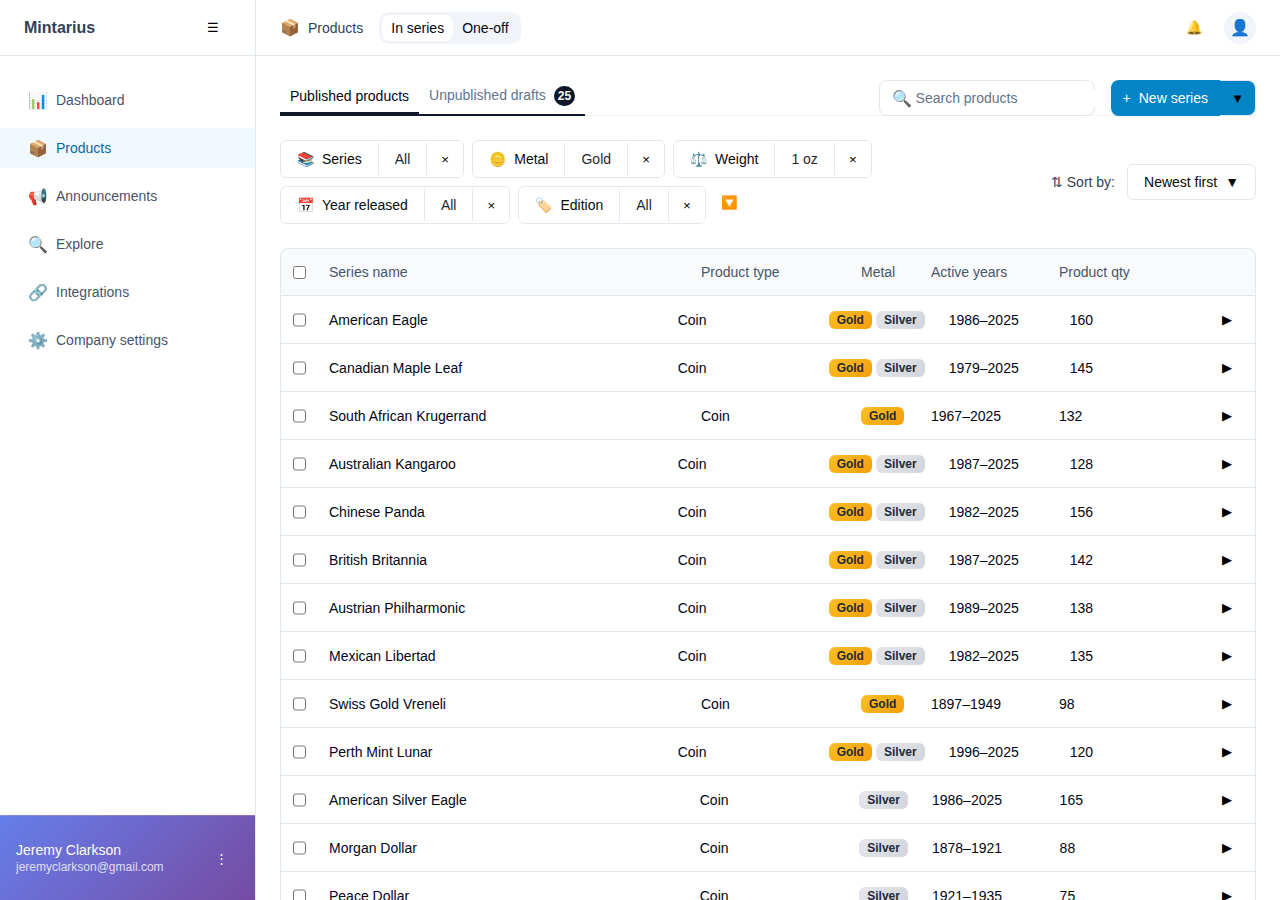
<file: 1/index.html>
<!DOCTYPE html>
<html lang="ru">
<head>
    <meta charset="UTF-8">
    <meta name="viewport" content="width=device-width, initial-scale=1.0">
    <title>Mintarius - Products</title>
    <style>
        * {
            margin: 0;
            padding: 0;
            box-sizing: border-box;
        }

        body {
            font-family: 'Inter', -apple-system, BlinkMacSystemFont, 'Segoe UI', sans-serif;
            background-color: #ffffff;
            color: #020617;
            display: flex;
            height: 100vh;
            overflow: hidden;
        }

        /* Sidebar */
        .sidebar {
            width: 256px;
            background: #ffffff;
            border-right: 1px solid #e2e8f0;
            display: flex;
            flex-direction: column;
            height: 100vh;
        }

        .sidebar-header {
            height: 56px;
            padding: 20px 24px;
            display: flex;
            align-items: center;
            justify-content: space-between;
            border-bottom: 1px solid #e2e8f0;
        }

        .sidebar-header h1 {
            font-size: 16px;
            font-weight: 600;
            color: #334155;
        }

        .sidebar-menu {
            flex: 1;
            padding: 24px 0;
            display: flex;
            flex-direction: column;
            gap: 8px;
        }

        .sidebar-item {
            padding: 0 16px;
            cursor: pointer;
            transition: background 0.2s;
        }

        .sidebar-item:hover {
            background: #f8fafc;
        }

        .sidebar-item.active {
            background: #f0f9ff;
        }

        .sidebar-item-content {
            padding: 10px 12px;
            display: flex;
            align-items: center;
            gap: 8px;
        }

        .sidebar-item-icon {
            width: 20px;
            height: 20px;
            display: flex;
            align-items: center;
            justify-content: center;
        }

        .sidebar-item-text {
            font-size: 14px;
            font-weight: 500;
            color: #475569;
        }

        .sidebar-item.active .sidebar-item-text {
            color: #0369a1;
        }

        .sidebar-footer {
            padding: 24px 16px;
            border-top: 1px solid rgba(255, 255, 255, 0.2);
            background: linear-gradient(135deg, #667eea 0%, #764ba2 100%);
        }

        .sidebar-profile {
            display: flex;
            align-items: center;
            justify-content: space-between;
            gap: 8px;
        }

        .sidebar-profile-info {
            flex: 1;
        }

        .sidebar-profile-name {
            font-size: 14px;
            font-weight: 500;
            color: white;
            margin-bottom: 2px;
        }

        .sidebar-profile-email {
            font-size: 12px;
            color: rgba(255, 255, 255, 0.8);
            overflow: hidden;
            text-overflow: ellipsis;
            white-space: nowrap;
        }

        /* Main Content */
        .main-content {
            flex: 1;
            display: flex;
            flex-direction: column;
            overflow: hidden;
        }

        /* Header */
        .header {
            height: 56px;
            padding: 14px 24px;
            border-bottom: 1px solid #e2e8f0;
            display: flex;
            align-items: center;
            justify-content: space-between;
            background: #ffffff;
        }

        .header-section {
            display: flex;
            align-items: center;
            gap: 16px;
            flex: 1;
        }

        .header-label {
            display: flex;
            align-items: center;
            gap: 8px;
        }

        .header-label-icon {
            width: 20px;
            height: 20px;
        }

        .header-label-text {
            font-size: 14px;
            font-weight: 500;
            color: #334155;
        }

        .header-tabs {
            background: #f1f5f9;
            padding: 3px;
            border-radius: 10px;
            display: flex;
            gap: 0;
        }

        .header-tab {
            padding: 4px 8px;
            border-radius: 8px;
            border: 1px solid transparent;
            background: transparent;
            cursor: pointer;
            font-size: 14px;
            font-weight: 500;
            color: #020617;
            transition: all 0.2s;
        }

        .header-tab.active {
            background: #ffffff;
            border-color: rgba(255, 255, 255, 0);
        }

        .header-actions {
            display: flex;
            align-items: center;
            gap: 12px;
        }

        .header-button {
            width: 36px;
            height: 36px;
            border-radius: 8px;
            border: none;
            background: transparent;
            cursor: pointer;
            display: flex;
            align-items: center;
            justify-content: center;
            transition: background 0.2s;
        }

        .header-button:hover {
            background: #f1f5f9;
        }

        .header-avatar {
            width: 32px;
            height: 32px;
            border-radius: 50%;
            background: #f1f5f9;
            display: flex;
            align-items: center;
            justify-content: center;
        }

        /* Content Area */
        .content-area {
            flex: 1;
            overflow-y: auto;
            padding: 24px;
        }

        /* Product Tabs */
        .product-tabs {
            margin-bottom: 24px;
        }

        .product-tabs-header {
            display: flex;
            align-items: center;
            justify-content: space-between;
            margin-bottom: -1px;
        }

        .product-tabs-nav {
            display: flex;
            gap: 0;
            border-bottom: 2px solid #0f172a;
        }

        .product-tab {
            padding: 6px 10px;
            border: none;
            background: transparent;
            cursor: pointer;
            font-size: 14px;
            color: #64748b;
            border-bottom: 2px solid transparent;
            transition: all 0.2s;
        }

        .product-tab.active {
            color: #020617;
            border-bottom-color: #0f172a;
        }

        .product-tab-badge {
            display: inline-block;
            background: #0f172a;
            color: #f8fafc;
            border-radius: 9999px;
            padding: 0 4px;
            font-size: 12px;
            font-weight: 600;
            min-width: 20px;
            height: 20px;
            line-height: 20px;
            text-align: center;
            margin-left: 4px;
        }

        .product-actions {
            display: flex;
            align-items: center;
            gap: 16px;
        }

        .search-input {
            width: 216px;
            height: 36px;
            border: 1px solid #e2e8f0;
            border-radius: 8px;
            padding: 4px 12px;
            display: flex;
            align-items: center;
            gap: 4px;
            background: #ffffff;
        }

        .search-input input {
            flex: 1;
            border: none;
            outline: none;
            font-size: 14px;
            color: #64748b;
        }

        .search-input input::placeholder {
            color: #64748b;
        }

        .new-series-button {
            display: flex;
            align-items: center;
            gap: 8px;
            height: 36px;
            padding: 8px 12px;
            background: #0284c7;
            color: white;
            border: none;
            border-radius: 8px 0 0 8px;
            cursor: pointer;
            font-size: 14px;
            font-weight: 500;
            box-shadow: 0 1px 2px rgba(0, 0, 0, 0.05);
        }

        .new-series-button:hover {
            background: #0369a1;
        }

        .dropdown-button {
            width: 36px;
            height: 36px;
            background: #0284c7;
            border: 1px solid #e2e8f0;
            border-left: none;
            border-radius: 0 8px 8px 0;
            cursor: pointer;
            display: flex;
            align-items: center;
            justify-content: center;
        }

        .product-tabs-underline {
            height: 1px;
            background: #f1f5f9;
            margin-top: -1px;
        }

        /* Filter Bar */
        .filter-bar {
            display: flex;
            align-items: center;
            justify-content: space-between;
            margin-bottom: 24px;
            gap: 16px;
        }

        .filter-chips {
            display: flex;
            flex-wrap: wrap;
            gap: 8px;
            flex: 1;
        }

        .filter-chip-group {
            display: flex;
            align-items: center;
            border: 1px solid #e2e8f0;
            border-radius: 6px;
            overflow: hidden;
        }

        .filter-chip-label {
            padding: 8px 16px;
            background: #ffffff;
            border-right: 1px solid #e2e8f0;
            display: flex;
            align-items: center;
            gap: 8px;
            font-size: 14px;
            font-weight: 500;
            color: #0a0a0a;
        }

        .filter-chip-value {
            padding: 8px 16px;
            background: #ffffff;
            border-right: 1px solid #e2e8f0;
            font-size: 14px;
            font-weight: 500;
            color: #23292f;
            cursor: pointer;
            transition: background 0.2s;
        }

        .filter-chip-value:hover {
            background: #f8fafc;
        }

        .filter-chip-close {
            width: 36px;
            height: 36px;
            background: #ffffff;
            border: none;
            cursor: pointer;
            display: flex;
            align-items: center;
            justify-content: center;
            transition: background 0.2s;
        }

        .filter-chip-close:hover {
            background: #f8fafc;
        }

        .filter-add-button {
            width: 32px;
            height: 32px;
            border: none;
            background: transparent;
            cursor: pointer;
            border-radius: 6px;
            display: flex;
            align-items: center;
            justify-content: center;
            transition: background 0.2s;
        }

        .filter-add-button:hover {
            background: #f8fafc;
        }

        .sort-container {
            display: flex;
            align-items: center;
            gap: 12px;
        }

        .sort-label {
            display: flex;
            align-items: center;
            gap: 4px;
            font-size: 14px;
            font-weight: 500;
            color: #334155;
        }

        .sort-button {
            height: 36px;
            padding: 8px 16px;
            border: 1px solid #e2e8f0;
            border-radius: 6px;
            background: #ffffff;
            cursor: pointer;
            display: flex;
            align-items: center;
            gap: 8px;
            font-size: 14px;
            font-weight: 500;
            color: #0a0a0a;
            transition: all 0.2s;
        }

        .sort-button:hover {
            background: #f8fafc;
        }

        /* Product List */
        .product-list-container {
            background: #ffffff;
        }

        .product-list-header {
            background: #f8fafc;
            border: 1px solid #e2e8f0;
            border-radius: 8px 8px 0 0;
            display: flex;
            align-items: center;
            height: 48px;
        }

        .product-list-header-cell {
            padding: 0 12px;
            font-size: 14px;
            font-weight: 500;
            color: #475569;
            display: flex;
            align-items: center;
        }

        .product-list-header-cell.checkbox {
            width: 36px;
            justify-content: center;
        }

        .product-list-header-cell.name {
            width: 372px;
        }

        .product-list-header-cell.type {
            width: 160px;
        }

        .product-list-header-cell.metal {
            flex: 1;
        }

        .product-list-header-cell.years {
            width: 128px;
        }

        .product-list-header-cell.qty {
            width: 128px;
        }

        .product-list-header-cell.actions {
            width: 80px;
        }

        .product-list {
            border: 1px solid #e2e8f0;
            border-top: none;
            border-radius: 0 0 8px 8px;
        }

        .product-list-item {
            border-bottom: 1px solid #e2e8f0;
            display: flex;
            align-items: center;
            height: 48px;
            transition: background 0.2s;
            cursor: pointer;
        }

        .product-list-item:last-child {
            border-bottom: none;
        }

        .product-list-item:hover {
            background: #f8fafc;
        }

        .product-list-cell {
            padding: 8px 12px;
            font-size: 14px;
            display: flex;
            align-items: center;
        }

        .product-list-cell.checkbox {
            width: 36px;
            justify-content: center;
        }

        .product-list-cell input[type="checkbox"] {
            width: 16px;
            height: 16px;
            cursor: pointer;
        }

        .product-list-cell.name {
            width: 372px;
            font-weight: 500;
            color: #020617;
        }

        .product-list-cell.type {
            width: 160px;
            color: #020617;
        }

        .product-list-cell.metal {
            flex: 1;
            gap: 4px;
        }

        .metal-tag {
            padding: 2px 8px;
            border-radius: 6px;
            font-size: 12px;
            font-weight: 600;
            color: #1e293b;
            background: linear-gradient(135deg, #fbbf24 0%, #f59e0b 100%);
        }

        .metal-tag.silver {
            background: linear-gradient(135deg, #e5e7eb 0%, #d1d5db 100%);
        }

        .product-list-cell.years {
            width: 128px;
            color: #020617;
        }

        .product-list-cell.qty {
            width: 128px;
            color: #020617;
        }

        .product-list-cell.actions {
            width: 80px;
            justify-content: flex-end;
        }

        .chevron-button {
            width: 32px;
            height: 32px;
            border: none;
            background: transparent;
            cursor: pointer;
            border-radius: 8px;
            display: flex;
            align-items: center;
            justify-content: center;
            transition: background 0.2s;
        }

        .chevron-button:hover {
            background: #f1f5f9;
        }

        /* Scrollbar */
        .content-area::-webkit-scrollbar {
            width: 8px;
        }

        .content-area::-webkit-scrollbar-track {
            background: #f1f5f9;
        }

        .content-area::-webkit-scrollbar-thumb {
            background: #cbd5e1;
            border-radius: 4px;
        }

        .content-area::-webkit-scrollbar-thumb:hover {
            background: #94a3b8;
        }
    </style>
</head>
<body>
    <!-- Sidebar -->
    <aside class="sidebar">
        <div class="sidebar-header">
            <h1>Mintarius</h1>
            <button class="header-button">☰</button>
        </div>
        <nav class="sidebar-menu">
            <div class="sidebar-item">
                <div class="sidebar-item-content">
                    <div class="sidebar-item-icon">📊</div>
                    <span class="sidebar-item-text">Dashboard</span>
                </div>
            </div>
            <div class="sidebar-item active">
                <div class="sidebar-item-content">
                    <div class="sidebar-item-icon">📦</div>
                    <span class="sidebar-item-text">Products</span>
                </div>
            </div>
            <div class="sidebar-item">
                <div class="sidebar-item-content">
                    <div class="sidebar-item-icon">📢</div>
                    <span class="sidebar-item-text">Announcements</span>
                </div>
            </div>
            <div class="sidebar-item">
                <div class="sidebar-item-content">
                    <div class="sidebar-item-icon">🔍</div>
                    <span class="sidebar-item-text">Explore</span>
                </div>
            </div>
            <div class="sidebar-item">
                <div class="sidebar-item-content">
                    <div class="sidebar-item-icon">🔗</div>
                    <span class="sidebar-item-text">Integrations</span>
                </div>
            </div>
            <div class="sidebar-item">
                <div class="sidebar-item-content">
                    <div class="sidebar-item-icon">⚙️</div>
                    <span class="sidebar-item-text">Company settings</span>
                </div>
            </div>
        </nav>
        <div class="sidebar-footer">
            <div class="sidebar-profile">
                <div class="sidebar-profile-info">
                    <div class="sidebar-profile-name">Jeremy Clarkson</div>
                    <div class="sidebar-profile-email">jeremyclarkson@gmail.com</div>
                </div>
                <button class="header-button" style="color: white;">⋮</button>
            </div>
        </div>
    </aside>

    <!-- Main Content -->
    <main class="main-content">
        <!-- Header -->
        <header class="header">
            <div class="header-section">
                <div class="header-label">
                    <div class="header-label-icon">📦</div>
                    <span class="header-label-text">Products</span>
                </div>
                <div class="header-tabs">
                    <button class="header-tab active">In series</button>
                    <button class="header-tab">One-off</button>
                </div>
            </div>
            <div class="header-actions">
                <button class="header-button">🔔</button>
                <div class="header-avatar">👤</div>
            </div>
        </header>

        <!-- Content Area -->
        <div class="content-area">
            <!-- Product Tabs -->
            <div class="product-tabs">
                <div class="product-tabs-header">
                    <div class="product-tabs-nav">
                        <button class="product-tab active">Published products</button>
                        <button class="product-tab">Unpublished drafts <span class="product-tab-badge">25</span></button>
                    </div>
                    <div class="product-actions">
                        <div class="search-input">
                            <span>🔍</span>
                            <input type="text" placeholder="Search products">
                        </div>
                        <div style="display: flex;">
                            <button class="new-series-button">
                                <span>+</span>
                                <span>New series</span>
                            </button>
                            <button class="dropdown-button">▼</button>
                        </div>
                    </div>
                </div>
                <div class="product-tabs-underline"></div>
            </div>

            <!-- Filter Bar -->
            <div class="filter-bar">
                <div class="filter-chips">
                    <div class="filter-chip-group">
                        <div class="filter-chip-label">
                            <span>📚</span>
                            <span>Series</span>
                        </div>
                        <div class="filter-chip-value">All</div>
                        <button class="filter-chip-close">×</button>
                    </div>
                    <div class="filter-chip-group">
                        <div class="filter-chip-label">
                            <span>🪙</span>
                            <span>Metal</span>
                        </div>
                        <div class="filter-chip-value">Gold</div>
                        <button class="filter-chip-close">×</button>
                    </div>
                    <div class="filter-chip-group">
                        <div class="filter-chip-label">
                            <span>⚖️</span>
                            <span>Weight</span>
                        </div>
                        <div class="filter-chip-value">1 oz</div>
                        <button class="filter-chip-close">×</button>
                    </div>
                    <div class="filter-chip-group">
                        <div class="filter-chip-label">
                            <span>📅</span>
                            <span>Year released</span>
                        </div>
                        <div class="filter-chip-value">All</div>
                        <button class="filter-chip-close">×</button>
                    </div>
                    <div class="filter-chip-group">
                        <div class="filter-chip-label">
                            <span>🏷️</span>
                            <span>Edition</span>
                        </div>
                        <div class="filter-chip-value">All</div>
                        <button class="filter-chip-close">×</button>
                    </div>
                    <button class="filter-add-button">🔽</button>
                </div>
                <div class="sort-container">
                    <div class="sort-label">
                        <span>⇅</span>
                        <span>Sort by:</span>
                    </div>
                    <button class="sort-button">
                        <span>Newest first</span>
                        <span>▼</span>
                    </button>
                </div>
            </div>

            <!-- Product List -->
            <div class="product-list-container">
                <div class="product-list-header">
                    <div class="product-list-header-cell checkbox">
                        <input type="checkbox">
                    </div>
                    <div class="product-list-header-cell name">Series name</div>
                    <div class="product-list-header-cell type">Product type</div>
                    <div class="product-list-header-cell metal">Metal</div>
                    <div class="product-list-header-cell years">Active years</div>
                    <div class="product-list-header-cell qty">Product qty</div>
                    <div class="product-list-header-cell actions"></div>
                </div>
                <div class="product-list" id="productList">
                    <!-- Items will be generated by JavaScript -->
                </div>
            </div>
        </div>
    </main>

    <script>
        // Sample data
        const seriesData = [
            { name: 'American Eagle', type: 'Coin', metals: ['Gold', 'Silver'], years: '1986–2025', qty: 160 },
            { name: 'Canadian Maple Leaf', type: 'Coin', metals: ['Gold', 'Silver'], years: '1979–2025', qty: 145 },
            { name: 'South African Krugerrand', type: 'Coin', metals: ['Gold'], years: '1967–2025', qty: 132 },
            { name: 'Australian Kangaroo', type: 'Coin', metals: ['Gold', 'Silver'], years: '1987–2025', qty: 128 },
            { name: 'Chinese Panda', type: 'Coin', metals: ['Gold', 'Silver'], years: '1982–2025', qty: 156 },
            { name: 'British Britannia', type: 'Coin', metals: ['Gold', 'Silver'], years: '1987–2025', qty: 142 },
            { name: 'Austrian Philharmonic', type: 'Coin', metals: ['Gold', 'Silver'], years: '1989–2025', qty: 138 },
            { name: 'Mexican Libertad', type: 'Coin', metals: ['Gold', 'Silver'], years: '1982–2025', qty: 135 },
            { name: 'Swiss Gold Vreneli', type: 'Coin', metals: ['Gold'], years: '1897–1949', qty: 98 },
            { name: 'Perth Mint Lunar', type: 'Coin', metals: ['Gold', 'Silver'], years: '1996–2025', qty: 120 },
            { name: 'American Silver Eagle', type: 'Coin', metals: ['Silver'], years: '1986–2025', qty: 165 },
            { name: 'Morgan Dollar', type: 'Coin', metals: ['Silver'], years: '1878–1921', qty: 88 },
            { name: 'Peace Dollar', type: 'Coin', metals: ['Silver'], years: '1921–1935', qty: 75 },
            { name: 'Walking Liberty', type: 'Coin', metals: ['Silver'], years: '1916–1947', qty: 82 },
            { name: 'Buffalo Nickel', type: 'Coin', metals: ['Nickel'], years: '1913–1938', qty: 65 },
            { name: 'Mercury Dime', type: 'Coin', metals: ['Silver'], years: '1916–1945', qty: 70 },
        ];

        // Generate product list items
        function generateProductList() {
            const productList = document.getElementById('productList');
            productList.innerHTML = '';

            seriesData.forEach((item, index) => {
                const listItem = document.createElement('div');
                listItem.className = 'product-list-item';
                listItem.innerHTML = `
                    <div class="product-list-cell checkbox">
                        <input type="checkbox" data-index="${index}">
                    </div>
                    <div class="product-list-cell name">${item.name}</div>
                    <div class="product-list-cell type">${item.type}</div>
                    <div class="product-list-cell metal">
                        ${item.metals.map(metal => 
                            `<span class="metal-tag ${metal.toLowerCase()}">${metal}</span>`
                        ).join('')}
                    </div>
                    <div class="product-list-cell years">${item.years}</div>
                    <div class="product-list-cell qty">${item.qty}</div>
                    <div class="product-list-cell actions">
                        <button class="chevron-button">▶</button>
                    </div>
                `;
                productList.appendChild(listItem);
            });
        }

        // Tab switching
        document.querySelectorAll('.header-tab').forEach(tab => {
            tab.addEventListener('click', function() {
                document.querySelectorAll('.header-tab').forEach(t => t.classList.remove('active'));
                this.classList.add('active');
            });
        });

        document.querySelectorAll('.product-tab').forEach(tab => {
            tab.addEventListener('click', function() {
                document.querySelectorAll('.product-tab').forEach(t => t.classList.remove('active'));
                this.classList.add('active');
            });
        });

        // Sidebar navigation
        document.querySelectorAll('.sidebar-item').forEach(item => {
            item.addEventListener('click', function() {
                document.querySelectorAll('.sidebar-item').forEach(i => i.classList.remove('active'));
                this.classList.add('active');
            });
        });

        // Filter chip removal
        document.querySelectorAll('.filter-chip-close').forEach(button => {
            button.addEventListener('click', function(e) {
                e.stopPropagation();
                this.closest('.filter-chip-group').remove();
            });
        });

        // Search functionality
        const searchInput = document.querySelector('.search-input input');
        searchInput.addEventListener('input', function(e) {
            const searchTerm = e.target.value.toLowerCase();
            const items = document.querySelectorAll('.product-list-item');
            
            items.forEach(item => {
                const name = item.querySelector('.name').textContent.toLowerCase();
                if (name.includes(searchTerm)) {
                    item.style.display = 'flex';
                } else {
                    item.style.display = 'none';
                }
            });
        });

        // Sort functionality
        const sortButton = document.querySelector('.sort-button');
        let sortOrder = 'newest';
        
        sortButton.addEventListener('click', function() {
            const items = Array.from(document.querySelectorAll('.product-list-item'));
            const productList = document.getElementById('productList');
            
            items.sort((a, b) => {
                const nameA = a.querySelector('.name').textContent;
                const nameB = b.querySelector('.name').textContent;
                return sortOrder === 'newest' 
                    ? nameB.localeCompare(nameA)
                    : nameA.localeCompare(nameB);
            });
            
            sortOrder = sortOrder === 'newest' ? 'oldest' : 'newest';
            sortButton.querySelector('span').textContent = sortOrder === 'newest' ? 'Newest first' : 'Oldest first';
            
            items.forEach(item => productList.appendChild(item));
        });

        // Checkbox selection
        document.querySelectorAll('input[type="checkbox"]').forEach(checkbox => {
            checkbox.addEventListener('change', function() {
                if (this.closest('.product-list-header')) {
                    // Select all
                    const allCheckboxes = document.querySelectorAll('.product-list-item input[type="checkbox"]');
                    allCheckboxes.forEach(cb => cb.checked = this.checked);
                }
            });
        });

        // Row click to expand (placeholder)
        document.querySelectorAll('.product-list-item').forEach(item => {
            item.addEventListener('click', function(e) {
                if (!e.target.closest('input[type="checkbox"]') && !e.target.closest('.chevron-button')) {
                    console.log('Row clicked:', this.querySelector('.name').textContent);
                    // Add expand/collapse functionality here
                }
            });
        });

        // Initialize
        generateProductList();
    </script>
</body>
</html>
</file>
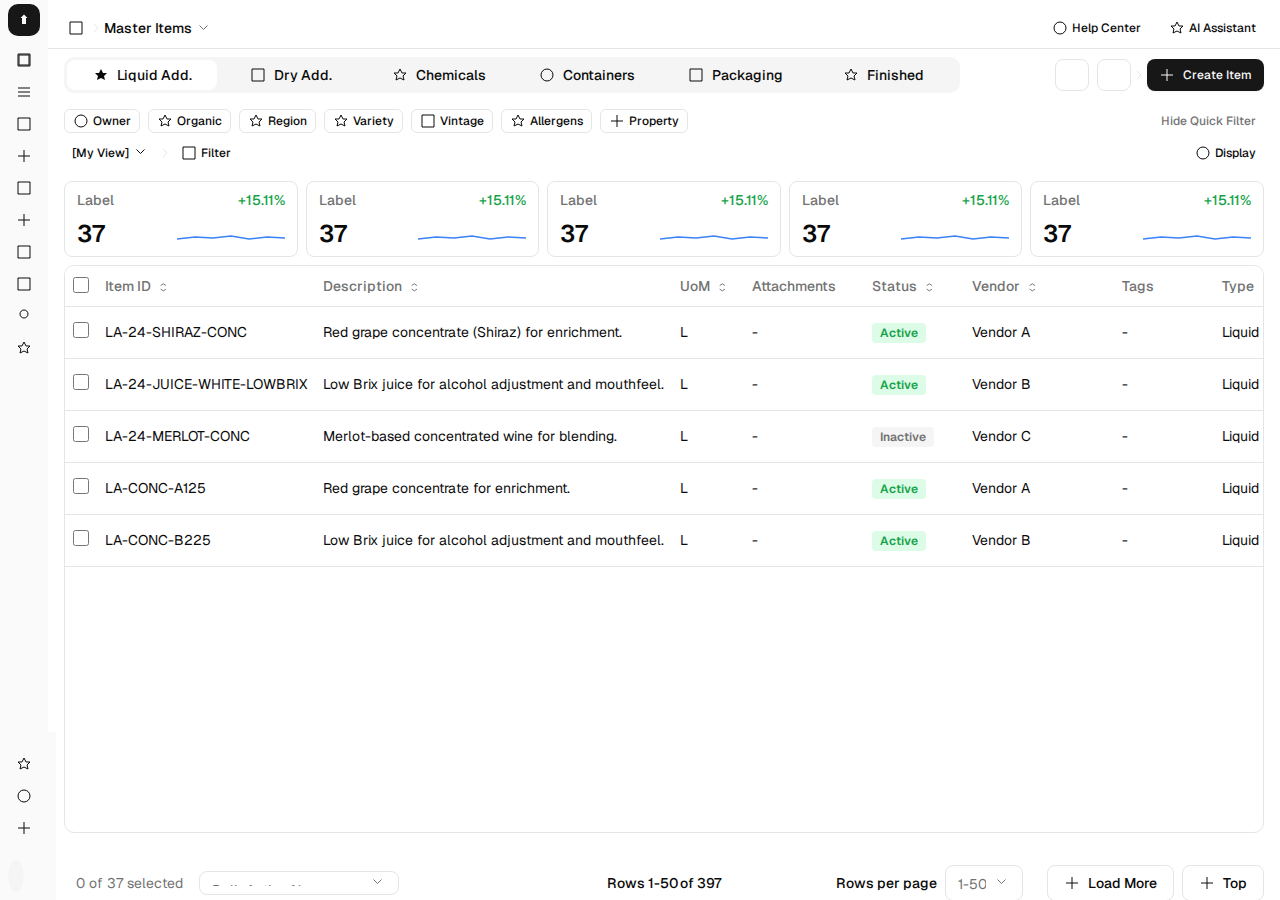
<file: 2/index.html>
<!DOCTYPE html>
<html lang="en">
<head>
    <meta charset="UTF-8">
    <meta name="viewport" content="width=device-width, initial-scale=1.0">
    <title>Master Items List</title>
    <link rel="stylesheet" href="styles.css">
    <link rel="preconnect" href="https://fonts.googleapis.com">
    <link rel="preconnect" href="https://fonts.gstatic.com" crossorigin>
    <link href="https://fonts.googleapis.com/css2?family=Geist:wght@400;500;600&display=swap" rel="stylesheet">
</head>
<body>
    <div class="app-container">
        <!-- Sidebar -->
        <aside class="sidebar">
            <div class="sidebar-header">
                <div class="sidebar-menu-button active">
                    <div class="icon-wrapper">
                        <svg width="16" height="16" viewBox="0 0 16 16" fill="none" xmlns="http://www.w3.org/2000/svg">
                            <path d="M8 2.5L11.5 6H10V12H6V6H4.5L8 2.5Z" fill="#FAFAFA"/>
                        </svg>
                    </div>
                </div>
            </div>
            <div class="sidebar-content">
                <div class="sidebar-group">
                    <div class="sidebar-menu">
                        <button class="sidebar-menu-item">
                            <div class="sidebar-menu-button">
                                <svg width="16" height="16" viewBox="0 0 16 16" fill="none" xmlns="http://www.w3.org/2000/svg">
                                    <path d="M2 2V14H14V2H2ZM3 3H13V13H3V3Z" stroke="#0A0A0A" stroke-width="1"/>
                                </svg>
                            </div>
                        </button>
                        <button class="sidebar-menu-item">
                            <div class="sidebar-menu-button">
                                <svg width="16" height="16" viewBox="0 0 16 16" fill="none" xmlns="http://www.w3.org/2000/svg">
                                    <path d="M2 4H14M2 8H14M2 12H14" stroke="#0A0A0A" stroke-width="1"/>
                                </svg>
                            </div>
                        </button>
                        <button class="sidebar-menu-item">
                            <div class="sidebar-menu-button">
                                <svg width="16" height="16" viewBox="0 0 16 16" fill="none" xmlns="http://www.w3.org/2000/svg">
                                    <path d="M2 2H14V14H2V2Z" stroke="#0A0A0A" stroke-width="1"/>
                                </svg>
                            </div>
                        </button>
                        <button class="sidebar-menu-item">
                            <div class="sidebar-menu-button">
                                <svg width="16" height="16" viewBox="0 0 16 16" fill="none" xmlns="http://www.w3.org/2000/svg">
                                    <path d="M8 2V14M2 8H14" stroke="#0A0A0A" stroke-width="1"/>
                                </svg>
                            </div>
                        </button>
                        <button class="sidebar-menu-item">
                            <div class="sidebar-menu-button">
                                <svg width="16" height="16" viewBox="0 0 16 16" fill="none" xmlns="http://www.w3.org/2000/svg">
                                    <path d="M2 2H14V14H2V2Z" stroke="#0A0A0A" stroke-width="1"/>
                                </svg>
                            </div>
                        </button>
                        <button class="sidebar-menu-item">
                            <div class="sidebar-menu-button">
                                <svg width="16" height="16" viewBox="0 0 16 16" fill="none" xmlns="http://www.w3.org/2000/svg">
                                    <path d="M8 14V2M2 8H14" stroke="#0A0A0A" stroke-width="1"/>
                                </svg>
                            </div>
                        </button>
                        <div class="sidebar-menu-item">
                            <div class="sidebar-menu-button">
                                <svg width="16" height="16" viewBox="0 0 16 16" fill="none" xmlns="http://www.w3.org/2000/svg">
                                    <path d="M2 2H14V14H2V2Z" stroke="#0A0A0A" stroke-width="1"/>
                                </svg>
                            </div>
                        </div>
                        <button class="sidebar-menu-item">
                            <div class="sidebar-menu-button">
                                <svg width="16" height="16" viewBox="0 0 16 16" fill="none" xmlns="http://www.w3.org/2000/svg">
                                    <path d="M2 2H14V14H2V2Z" stroke="#0A0A0A" stroke-width="1"/>
                                </svg>
                            </div>
                        </button>
                        <button class="sidebar-menu-item">
                            <div class="sidebar-menu-button">
                                <svg width="16" height="16" viewBox="0 0 16 16" fill="none" xmlns="http://www.w3.org/2000/svg">
                                    <path d="M8 2C10.21 2 12 3.79 12 6C12 8.21 10.21 10 8 10C5.79 10 4 8.21 4 6C4 3.79 5.79 2 8 2Z" stroke="#0A0A0A" stroke-width="1"/>
                                </svg>
                            </div>
                        </button>
                        <button class="sidebar-menu-item">
                            <div class="sidebar-menu-button">
                                <svg width="16" height="16" viewBox="0 0 16 16" fill="none" xmlns="http://www.w3.org/2000/svg">
                                    <path d="M8 2L10 6H14L11 9L12 13L8 11L4 13L5 9L2 6H6L8 2Z" stroke="#0A0A0A" stroke-width="1"/>
                                </svg>
                            </div>
                        </button>
                    </div>
                </div>
            </div>
            <div class="sidebar-footer">
                <div class="sidebar-group">
                    <div class="sidebar-menu">
                        <button class="sidebar-menu-item">
                            <div class="sidebar-menu-button">
                                <svg width="16" height="16" viewBox="0 0 16 16" fill="none" xmlns="http://www.w3.org/2000/svg">
                                    <path d="M8 2L10 6H14L11 9L12 13L8 11L4 13L5 9L2 6H6L8 2Z" stroke="#0A0A0A" stroke-width="1"/>
                                </svg>
                            </div>
                        </button>
                        <button class="sidebar-menu-item">
                            <div class="sidebar-menu-button">
                                <svg width="16" height="16" viewBox="0 0 16 16" fill="none" xmlns="http://www.w3.org/2000/svg">
                                    <circle cx="8" cy="8" r="6" stroke="#0A0A0A" stroke-width="1"/>
                                </svg>
                            </div>
                        </button>
                        <button class="sidebar-menu-item">
                            <div class="sidebar-menu-button">
                                <svg width="16" height="16" viewBox="0 0 16 16" fill="none" xmlns="http://www.w3.org/2000/svg">
                                    <path d="M2 8H14M8 2V14" stroke="#0A0A0A" stroke-width="1"/>
                                </svg>
                            </div>
                        </button>
                    </div>
                </div>
                <div class="sidebar-menu-button avatar-button">
                    <div class="avatar">
                        <div class="avatar-bg"></div>
                    </div>
                </div>
            </div>
        </aside>

        <!-- Main Content -->
        <main class="main-wrapper">
            <div class="main-content">
                <!-- Top Bar -->
                <div class="top-bar">
                    <div class="breadcrumb">
                        <button class="header-button">
                            <svg width="16" height="16" viewBox="0 0 16 16" fill="none" xmlns="http://www.w3.org/2000/svg">
                                <path d="M2 2H14V14H2V2Z" stroke="#0A0A0A" stroke-width="1"/>
                            </svg>
                        </button>
                        <div class="separator"></div>
                        <div class="breadcrumb-items">
                            <div class="breadcrumb-item">
                                <p>Master Items</p>
                                <svg width="15" height="15" viewBox="0 0 15 15" fill="none" xmlns="http://www.w3.org/2000/svg">
                                    <path d="M3.5 4.5L7.5 8.5L11.5 4.5" stroke="#737373" stroke-width="1"/>
                                </svg>
                            </div>
                        </div>
                    </div>
                    <div class="support-actions">
                        <button class="button-text">
                            <svg width="16" height="16" viewBox="0 0 16 16" fill="none" xmlns="http://www.w3.org/2000/svg">
                                <circle cx="8" cy="8" r="6" stroke="#0A0A0A" stroke-width="1"/>
                            </svg>
                            <span>Help Center</span>
                        </button>
                        <button class="button-text">
                            <svg width="16" height="16" viewBox="0 0 16 16" fill="none" xmlns="http://www.w3.org/2000/svg">
                                <path d="M8 2L10 6H14L11 9L12 13L8 11L4 13L5 9L2 6H6L8 2Z" stroke="#0A0A0A" stroke-width="1"/>
                            </svg>
                            <span>AI Assistant</span>
                        </button>
                    </div>
                </div>

                <!-- Separator -->
                <div class="separator-line"></div>

                <!-- Header -->
                <div class="header">
                    <div class="header-flex">
                        <div class="header-left">
                            <div class="tabs">
                                <button class="tab-trigger active">
                                    <svg width="16" height="16" viewBox="0 0 16 16" fill="none" xmlns="http://www.w3.org/2000/svg">
                                        <path d="M8 2L10 6H14L11 9L12 13L8 11L4 13L5 9L2 6H6L8 2Z" fill="#0A0A0A"/>
                                    </svg>
                                    <span>Liquid Add.</span>
                                </button>
                                <button class="tab-trigger">
                                    <svg width="16" height="16" viewBox="0 0 16 16" fill="none" xmlns="http://www.w3.org/2000/svg">
                                        <path d="M2 2H14V14H2V2Z" stroke="#0A0A0A" stroke-width="1"/>
                                    </svg>
                                    <span>Dry Add.</span>
                                </button>
                                <button class="tab-trigger">
                                    <svg width="16" height="16" viewBox="0 0 16 16" fill="none" xmlns="http://www.w3.org/2000/svg">
                                        <path d="M8 2L10 6H14L11 9L12 13L8 11L4 13L5 9L2 6H6L8 2Z" stroke="#0A0A0A" stroke-width="1"/>
                                    </svg>
                                    <span>Chemicals</span>
                                </button>
                                <button class="tab-trigger">
                                    <svg width="16" height="16" viewBox="0 0 16 16" fill="none" xmlns="http://www.w3.org/2000/svg">
                                        <circle cx="8" cy="8" r="6" stroke="#0A0A0A" stroke-width="1"/>
                                    </svg>
                                    <span>Containers</span>
                                </button>
                                <button class="tab-trigger">
                                    <svg width="16" height="16" viewBox="0 0 16 16" fill="none" xmlns="http://www.w3.org/2000/svg">
                                        <path d="M2 2H14V14H2V2Z" stroke="#0A0A0A" stroke-width="1"/>
                                    </svg>
                                    <span>Packaging</span>
                                </button>
                                <button class="tab-trigger">
                                    <svg width="16" height="16" viewBox="0 0 16 16" fill="none" xmlns="http://www.w3.org/2000/svg">
                                        <path d="M8 2L10 6H14L11 9L12 13L8 11L4 13L5 9L2 6H6L8 2Z" stroke="#0A0A0A" stroke-width="1"/>
                                    </svg>
                                    <span>Finished</span>
                                </button>
                            </div>
                        </div>
                        <div class="header-right">
                            <div class="actions">
                                <button class="button-icon">
                                    <svg width="16" height="16" viewBox="0 0 16 16" fill="none" xmlns="http://www.w3.org/2000/svg">
                                        <path d="M8 2V14M2 8H14" stroke="#0A0A0A" stroke-width="1"/>
                                    </svg>
                                </button>
                                <button class="button-icon">
                                    <svg width="16" height="16" viewBox="0 0 16 16" fill="none" xmlns="http://www.w3.org/2000/svg">
                                        <circle cx="8" cy="4" r="1" fill="#0A0A0A"/>
                                        <circle cx="8" cy="8" r="1" fill="#0A0A0A"/>
                                        <circle cx="8" cy="12" r="1" fill="#0A0A0A"/>
                                    </svg>
                                </button>
                            </div>
                            <div class="separator"></div>
                            <button class="button-primary">
                                <svg width="16" height="16" viewBox="0 0 16 16" fill="none" xmlns="http://www.w3.org/2000/svg">
                                    <path d="M8 2V14M2 8H14" stroke="#FAFAFA" stroke-width="1"/>
                                </svg>
                                <span>Create Item</span>
                            </button>
                        </div>
                    </div>
                </div>

                <!-- Filter Bar -->
                <div class="filter-bar">
                    <div class="filter-row">
                        <button class="filter-button">
                            <svg width="16" height="16" viewBox="0 0 16 16" fill="none" xmlns="http://www.w3.org/2000/svg">
                                <circle cx="8" cy="8" r="6" stroke="#0A0A0A" stroke-width="1"/>
                            </svg>
                            <span>Owner</span>
                        </button>
                        <button class="filter-button">
                            <svg width="16" height="16" viewBox="0 0 16 16" fill="none" xmlns="http://www.w3.org/2000/svg">
                                <path d="M8 2L10 6H14L11 9L12 13L8 11L4 13L5 9L2 6H6L8 2Z" stroke="#0A0A0A" stroke-width="1"/>
                            </svg>
                            <span>Organic</span>
                        </button>
                        <button class="filter-button">
                            <svg width="16" height="16" viewBox="0 0 16 16" fill="none" xmlns="http://www.w3.org/2000/svg">
                                <path d="M8 2L10 6H14L11 9L12 13L8 11L4 13L5 9L2 6H6L8 2Z" stroke="#0A0A0A" stroke-width="1"/>
                            </svg>
                            <span>Region</span>
                        </button>
                        <button class="filter-button">
                            <svg width="16" height="16" viewBox="0 0 16 16" fill="none" xmlns="http://www.w3.org/2000/svg">
                                <path d="M8 2L10 6H14L11 9L12 13L8 11L4 13L5 9L2 6H6L8 2Z" stroke="#0A0A0A" stroke-width="1"/>
                            </svg>
                            <span>Variety</span>
                        </button>
                        <button class="filter-button">
                            <svg width="16" height="16" viewBox="0 0 16 16" fill="none" xmlns="http://www.w3.org/2000/svg">
                                <path d="M2 2H14V14H2V2Z" stroke="#0A0A0A" stroke-width="1"/>
                            </svg>
                            <span>Vintage</span>
                        </button>
                        <button class="filter-button">
                            <svg width="16" height="16" viewBox="0 0 16 16" fill="none" xmlns="http://www.w3.org/2000/svg">
                                <path d="M8 2L10 6H14L11 9L12 13L8 11L4 13L5 9L2 6H6L8 2Z" stroke="#0A0A0A" stroke-width="1"/>
                            </svg>
                            <span>Allergens</span>
                        </button>
                        <button class="filter-button transparent">
                            <svg width="16" height="16" viewBox="0 0 16 16" fill="none" xmlns="http://www.w3.org/2000/svg">
                                <path d="M8 2V14M2 8H14" stroke="#0A0A0A" stroke-width="1"/>
                            </svg>
                            <span>Property</span>
                        </button>
                        <div class="filter-spacer"></div>
                        <button class="button-text-muted">
                            <span>Hide Quick Filter</span>
                        </button>
                    </div>
                    <div class="filter-row">
                        <div class="filter-left">
                            <button class="button-text">
                                <span>[My View]</span>
                                <svg width="16" height="16" viewBox="0 0 16 16" fill="none" xmlns="http://www.w3.org/2000/svg">
                                    <path d="M3.5 4.5L7.5 8.5L11.5 4.5" stroke="#0A0A0A" stroke-width="1"/>
                                </svg>
                            </button>
                            <div class="separator"></div>
                            <button class="button-text">
                                <svg width="16" height="16" viewBox="0 0 16 16" fill="none" xmlns="http://www.w3.org/2000/svg">
                                    <path d="M2 2H14V14H2V2Z" stroke="#0A0A0A" stroke-width="1"/>
                                </svg>
                                <span>Filter</span>
                            </button>
                        </div>
                        <div class="filter-right">
                            <button class="button-text">
                                <svg width="16" height="16" viewBox="0 0 16 16" fill="none" xmlns="http://www.w3.org/2000/svg">
                                    <circle cx="8" cy="8" r="6" stroke="#0A0A0A" stroke-width="1"/>
                                </svg>
                                <span>Display</span>
                            </button>
                        </div>
                    </div>
                </div>

                <!-- Widgets -->
                <div class="widgets">
                    <div class="widget">
                        <div class="widget-header">
                            <p class="widget-label">Label</p>
                            <p class="widget-change positive">+15.11%</p>
                        </div>
                        <div class="widget-content">
                            <p class="widget-value">37</p>
                            <div class="widget-graph">
                                <svg width="108" height="12" viewBox="0 0 108 12" fill="none" xmlns="http://www.w3.org/2000/svg">
                                    <path d="M0 6L18 4L36 5L54 3L72 6L90 4L108 5" stroke="#3B82F6" stroke-width="1.5" fill="none"/>
                                </svg>
                            </div>
                        </div>
                    </div>
                    <div class="widget">
                        <div class="widget-header">
                            <p class="widget-label">Label</p>
                            <p class="widget-change positive">+15.11%</p>
                        </div>
                        <div class="widget-content">
                            <p class="widget-value">37</p>
                            <div class="widget-graph">
                                <svg width="108" height="12" viewBox="0 0 108 12" fill="none" xmlns="http://www.w3.org/2000/svg">
                                    <path d="M0 6L18 4L36 5L54 3L72 6L90 4L108 5" stroke="#3B82F6" stroke-width="1.5" fill="none"/>
                                </svg>
                            </div>
                        </div>
                    </div>
                    <div class="widget">
                        <div class="widget-header">
                            <p class="widget-label">Label</p>
                            <p class="widget-change positive">+15.11%</p>
                        </div>
                        <div class="widget-content">
                            <p class="widget-value">37</p>
                            <div class="widget-graph">
                                <svg width="108" height="12" viewBox="0 0 108 12" fill="none" xmlns="http://www.w3.org/2000/svg">
                                    <path d="M0 6L18 4L36 5L54 3L72 6L90 4L108 5" stroke="#3B82F6" stroke-width="1.5" fill="none"/>
                                </svg>
                            </div>
                        </div>
                    </div>
                    <div class="widget">
                        <div class="widget-header">
                            <p class="widget-label">Label</p>
                            <p class="widget-change positive">+15.11%</p>
                        </div>
                        <div class="widget-content">
                            <p class="widget-value">37</p>
                            <div class="widget-graph">
                                <svg width="108" height="12" viewBox="0 0 108 12" fill="none" xmlns="http://www.w3.org/2000/svg">
                                    <path d="M0 6L18 4L36 5L54 3L72 6L90 4L108 5" stroke="#3B82F6" stroke-width="1.5" fill="none"/>
                                </svg>
                            </div>
                        </div>
                    </div>
                    <div class="widget">
                        <div class="widget-header">
                            <p class="widget-label">Label</p>
                            <p class="widget-change positive">+15.11%</p>
                        </div>
                        <div class="widget-content">
                            <p class="widget-value">37</p>
                            <div class="widget-graph">
                                <svg width="108" height="12" viewBox="0 0 108 12" fill="none" xmlns="http://www.w3.org/2000/svg">
                                    <path d="M0 6L18 4L36 5L54 3L72 6L90 4L108 5" stroke="#3B82F6" stroke-width="1.5" fill="none"/>
                                </svg>
                            </div>
                        </div>
                    </div>
                </div>

                <!-- Master Items List -->
                <div class="master-items-list">
                    <div class="table-container">
                        <table class="data-table">
                            <thead>
                                <tr>
                                    <th class="checkbox-col">
                                        <input type="checkbox" class="checkbox">
                                    </th>
                                    <th class="item-id-col">
                                        Item ID
                                        <svg width="11" height="11" viewBox="0 0 11 11" fill="none" xmlns="http://www.w3.org/2000/svg" class="sort-icon">
                                            <path d="M2.75 3.67L5.5 1.83L8.25 3.67M2.75 7.33L5.5 9.17L8.25 7.33" stroke="#737373" stroke-width="1"/>
                                        </svg>
                                    </th>
                                    <th class="description-col">
                                        Description
                                        <svg width="11" height="11" viewBox="0 0 11 11" fill="none" xmlns="http://www.w3.org/2000/svg" class="sort-icon">
                                            <path d="M2.75 3.67L5.5 1.83L8.25 3.67M2.75 7.33L5.5 9.17L8.25 7.33" stroke="#737373" stroke-width="1"/>
                                        </svg>
                                    </th>
                                    <th class="uom-col">
                                        UoM
                                        <svg width="11" height="11" viewBox="0 0 11 11" fill="none" xmlns="http://www.w3.org/2000/svg" class="sort-icon">
                                            <path d="M2.75 3.67L5.5 1.83L8.25 3.67M2.75 7.33L5.5 9.17L8.25 7.33" stroke="#737373" stroke-width="1"/>
                                        </svg>
                                    </th>
                                    <th class="attachments-col">Attachments</th>
                                    <th class="status-col">
                                        Status
                                        <svg width="11" height="11" viewBox="0 0 11 11" fill="none" xmlns="http://www.w3.org/2000/svg" class="sort-icon">
                                            <path d="M2.75 3.67L5.5 1.83L8.25 3.67M2.75 7.33L5.5 9.17L8.25 7.33" stroke="#737373" stroke-width="1"/>
                                        </svg>
                                    </th>
                                    <th class="vendor-col">
                                        Vendor
                                        <svg width="11" height="11" viewBox="0 0 11 11" fill="none" xmlns="http://www.w3.org/2000/svg" class="sort-icon">
                                            <path d="M2.75 3.67L5.5 1.83L8.25 3.67M2.75 7.33L5.5 9.17L8.25 7.33" stroke="#737373" stroke-width="1"/>
                                        </svg>
                                    </th>
                                    <th class="tags-col">Tags</th>
                                    <th class="type-col">
                                        Type
                                        <svg width="11" height="11" viewBox="0 0 11 11" fill="none" xmlns="http://www.w3.org/2000/svg" class="sort-icon">
                                            <path d="M2.75 3.67L5.5 1.83L8.25 3.67M2.75 7.33L5.5 9.17L8.25 7.33" stroke="#737373" stroke-width="1"/>
                                        </svg>
                                    </th>
                                    <th class="manufacturer-col">
                                        Manufacturer
                                        <svg width="11" height="11" viewBox="0 0 11 11" fill="none" xmlns="http://www.w3.org/2000/svg" class="sort-icon">
                                            <path d="M2.75 3.67L5.5 1.83L8.25 3.67M2.75 7.33L5.5 9.17L8.25 7.33" stroke="#737373" stroke-width="1"/>
                                        </svg>
                                    </th>
                                    <th class="prod-date-col">
                                        Prod. Date
                                        <svg width="11" height="11" viewBox="0 0 11 11" fill="none" xmlns="http://www.w3.org/2000/svg" class="sort-icon">
                                            <path d="M2.75 3.67L5.5 1.83L8.25 3.67M2.75 7.33L5.5 9.17L8.25 7.33" stroke="#737373" stroke-width="1"/>
                                        </svg>
                                    </th>
                                    <th class="expiry-date-col">
                                        Expiry Date
                                        <svg width="11" height="11" viewBox="0 0 11 11" fill="none" xmlns="http://www.w3.org/2000/svg" class="sort-icon">
                                            <path d="M2.75 3.67L5.5 1.83L8.25 3.67M2.75 7.33L5.5 9.17L8.25 7.33" stroke="#737373" stroke-width="1"/>
                                        </svg>
                                    </th>
                                    <th class="actions-col"></th>
                                </tr>
                            </thead>
                            <tbody>
                                <tr>
                                    <td class="checkbox-col">
                                        <input type="checkbox" class="checkbox">
                                    </td>
                                    <td class="item-id-col">LA-24-SHIRAZ-CONC</td>
                                    <td class="description-col">Red grape concentrate (Shiraz) for enrichment.</td>
                                    <td class="uom-col">L</td>
                                    <td class="attachments-col">-</td>
                                    <td class="status-col">
                                        <span class="status-badge active">Active</span>
                                    </td>
                                    <td class="vendor-col">Vendor A</td>
                                    <td class="tags-col">-</td>
                                    <td class="type-col">Liquid</td>
                                    <td class="manufacturer-col">Manufacturer 1</td>
                                    <td class="prod-date-col">2024-01-15</td>
                                    <td class="expiry-date-col">2025-01-15</td>
                                    <td class="actions-col">
                                        <button class="table-action-button">
                                            <svg width="16" height="16" viewBox="0 0 16 16" fill="none" xmlns="http://www.w3.org/2000/svg">
                                                <circle cx="8" cy="4" r="1" fill="#0A0A0A"/>
                                                <circle cx="8" cy="8" r="1" fill="#0A0A0A"/>
                                                <circle cx="8" cy="12" r="1" fill="#0A0A0A"/>
                                            </svg>
                                        </button>
                                    </td>
                                </tr>
                                <tr>
                                    <td class="checkbox-col">
                                        <input type="checkbox" class="checkbox">
                                    </td>
                                    <td class="item-id-col">LA-24-JUICE-WHITE-LOWBRIX</td>
                                    <td class="description-col">Low Brix juice for alcohol adjustment and mouthfeel.</td>
                                    <td class="uom-col">L</td>
                                    <td class="attachments-col">-</td>
                                    <td class="status-col">
                                        <span class="status-badge active">Active</span>
                                    </td>
                                    <td class="vendor-col">Vendor B</td>
                                    <td class="tags-col">-</td>
                                    <td class="type-col">Liquid</td>
                                    <td class="manufacturer-col">Manufacturer 2</td>
                                    <td class="prod-date-col">2024-01-14</td>
                                    <td class="expiry-date-col">2025-01-14</td>
                                    <td class="actions-col">
                                        <button class="table-action-button">
                                            <svg width="16" height="16" viewBox="0 0 16 16" fill="none" xmlns="http://www.w3.org/2000/svg">
                                                <circle cx="8" cy="4" r="1" fill="#0A0A0A"/>
                                                <circle cx="8" cy="8" r="1" fill="#0A0A0A"/>
                                                <circle cx="8" cy="12" r="1" fill="#0A0A0A"/>
                                            </svg>
                                        </button>
                                    </td>
                                </tr>
                                <tr>
                                    <td class="checkbox-col">
                                        <input type="checkbox" class="checkbox">
                                    </td>
                                    <td class="item-id-col">LA-24-MERLOT-CONC</td>
                                    <td class="description-col">Merlot-based concentrated wine for blending.</td>
                                    <td class="uom-col">L</td>
                                    <td class="attachments-col">-</td>
                                    <td class="status-col">
                                        <span class="status-badge">Inactive</span>
                                    </td>
                                    <td class="vendor-col">Vendor C</td>
                                    <td class="tags-col">-</td>
                                    <td class="type-col">Liquid</td>
                                    <td class="manufacturer-col">Manufacturer 3</td>
                                    <td class="prod-date-col">2024-01-13</td>
                                    <td class="expiry-date-col">2025-01-13</td>
                                    <td class="actions-col">
                                        <button class="table-action-button">
                                            <svg width="16" height="16" viewBox="0 0 16 16" fill="none" xmlns="http://www.w3.org/2000/svg">
                                                <circle cx="8" cy="4" r="1" fill="#0A0A0A"/>
                                                <circle cx="8" cy="8" r="1" fill="#0A0A0A"/>
                                                <circle cx="8" cy="12" r="1" fill="#0A0A0A"/>
                                            </svg>
                                        </button>
                                    </td>
                                </tr>
                                <tr>
                                    <td class="checkbox-col">
                                        <input type="checkbox" class="checkbox">
                                    </td>
                                    <td class="item-id-col">LA-CONC-A125</td>
                                    <td class="description-col">Red grape concentrate for enrichment.</td>
                                    <td class="uom-col">L</td>
                                    <td class="attachments-col">-</td>
                                    <td class="status-col">
                                        <span class="status-badge active">Active</span>
                                    </td>
                                    <td class="vendor-col">Vendor A</td>
                                    <td class="tags-col">-</td>
                                    <td class="type-col">Liquid</td>
                                    <td class="manufacturer-col">Manufacturer 1</td>
                                    <td class="prod-date-col">2024-01-12</td>
                                    <td class="expiry-date-col">2025-01-12</td>
                                    <td class="actions-col">
                                        <button class="table-action-button">
                                            <svg width="16" height="16" viewBox="0 0 16 16" fill="none" xmlns="http://www.w3.org/2000/svg">
                                                <circle cx="8" cy="4" r="1" fill="#0A0A0A"/>
                                                <circle cx="8" cy="8" r="1" fill="#0A0A0A"/>
                                                <circle cx="8" cy="12" r="1" fill="#0A0A0A"/>
                                            </svg>
                                        </button>
                                    </td>
                                </tr>
                                <tr>
                                    <td class="checkbox-col">
                                        <input type="checkbox" class="checkbox">
                                    </td>
                                    <td class="item-id-col">LA-CONC-B225</td>
                                    <td class="description-col">Low Brix juice for alcohol adjustment and mouthfeel.</td>
                                    <td class="uom-col">L</td>
                                    <td class="attachments-col">-</td>
                                    <td class="status-col">
                                        <span class="status-badge active">Active</span>
                                    </td>
                                    <td class="vendor-col">Vendor B</td>
                                    <td class="tags-col">-</td>
                                    <td class="type-col">Liquid</td>
                                    <td class="manufacturer-col">Manufacturer 2</td>
                                    <td class="prod-date-col">2024-01-11</td>
                                    <td class="expiry-date-col">2025-01-11</td>
                                    <td class="actions-col">
                                        <button class="table-action-button">
                                            <svg width="16" height="16" viewBox="0 0 16 16" fill="none" xmlns="http://www.w3.org/2000/svg">
                                                <circle cx="8" cy="4" r="1" fill="#0A0A0A"/>
                                                <circle cx="8" cy="8" r="1" fill="#0A0A0A"/>
                                                <circle cx="8" cy="12" r="1" fill="#0A0A0A"/>
                                            </svg>
                                        </button>
                                    </td>
                                </tr>
                            </tbody>
                        </table>
                    </div>

                    <!-- Table Footer -->
                    <div class="table-footer">
                        <div class="footer-left">
                            <div class="footer-label">
                                <p>0 of 37 selected</p>
                            </div>
                            <div class="select-wrapper">
                                <select class="select">
                                    <option>Bulk Action Name</option>
                                </select>
                            </div>
                        </div>
                        <div class="footer-center">
                            <p>Rows 1-50</p>
                            <p>of 397</p>
                        </div>
                        <div class="footer-right">
                            <div class="rows-per-page">
                                <p>Rows per page</p>
                                <div class="select-wrapper small">
                                    <select class="select">
                                        <option>1-50</option>
                                    </select>
                                </div>
                            </div>
                            <div class="footer-actions">
                                <button class="button-secondary">
                                    <svg width="16" height="16" viewBox="0 0 16 16" fill="none" xmlns="http://www.w3.org/2000/svg">
                                        <path d="M8 2V14M2 8H14" stroke="#0A0A0A" stroke-width="1"/>
                                    </svg>
                                    <span>Load More</span>
                                </button>
                                <button class="button-secondary">
                                    <svg width="16" height="16" viewBox="0 0 16 16" fill="none" xmlns="http://www.w3.org/2000/svg">
                                        <path d="M8 14V2M2 8H14" stroke="#0A0A0A" stroke-width="1"/>
                                    </svg>
                                    <span>Top</span>
                                </button>
                            </div>
                        </div>
                    </div>
                </div>
            </div>
        </main>
    </div>
</body>
</html>
</file>
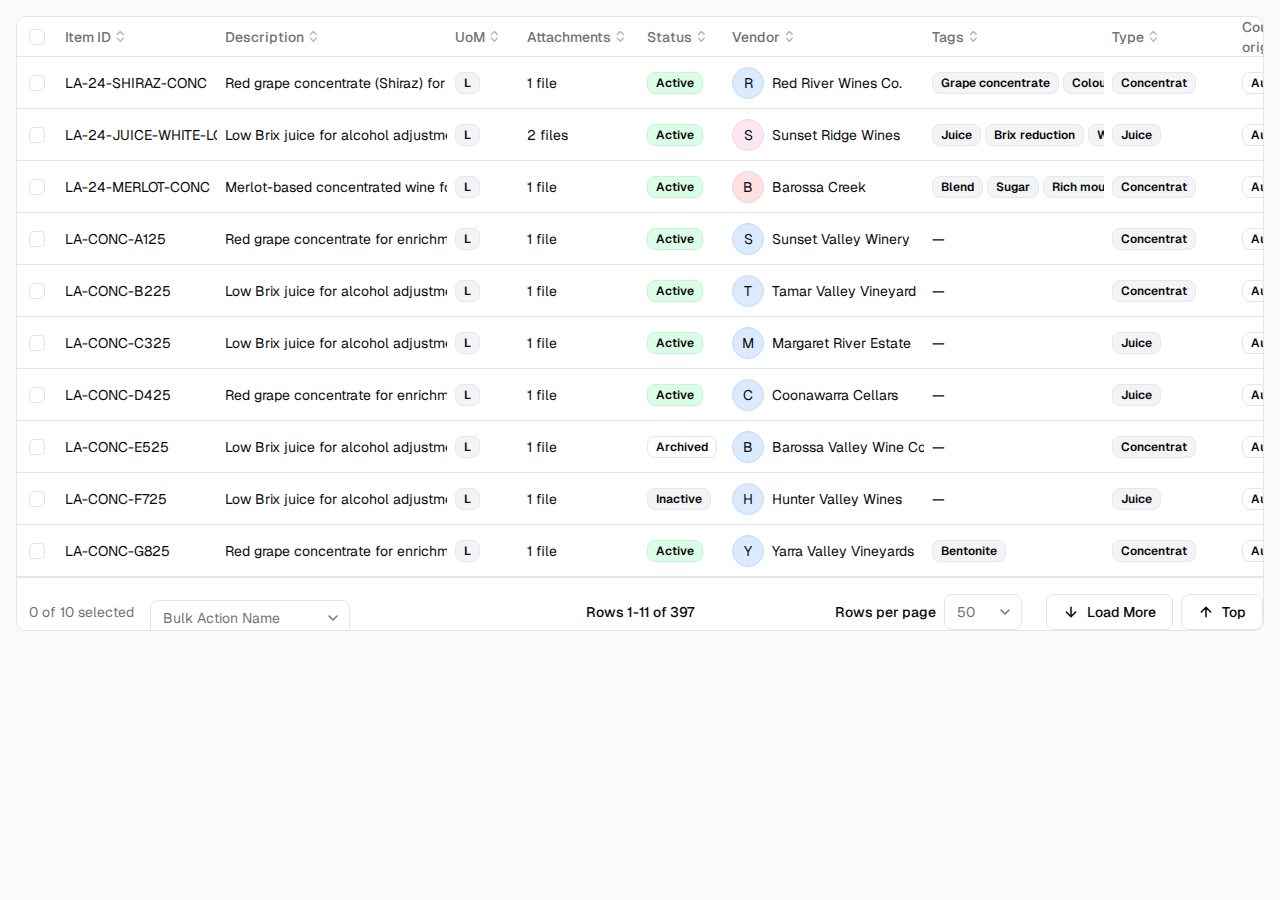
<file: data-table.html>
<!DOCTYPE html>
<html lang="en">
<head>
    <meta charset="UTF-8">
    <meta name="viewport" content="width=device-width, initial-scale=1.0">
    <title>Master Items List - Data Table</title>
    <link rel="stylesheet" href="data-table.css">
    <link href="https://fonts.googleapis.com/css2?family=Geist:wght@400;500;600&display=swap" rel="stylesheet">
</head>
<body>
    <div class="table-container">
        <div class="table-wrapper">
            <div class="data-table">
                <!-- Table Header -->
                <div class="table-header">
                    <div class="table-column" style="width: 40px;">
                        <div class="table-head-cell">
                            <button class="checkbox-btn" id="selectAll">
                                <div class="checkbox" data-checked="false"></div>
                            </button>
                        </div>
                    </div>
                    <div class="table-column" style="width: 160px;">
                        <div class="table-head-cell sortable" data-column="itemId">
                            <span>Item ID</span>
                            <svg class="sort-icon" width="11" height="11" viewBox="0 0 11 11" fill="none">
                                <path d="M2.5 3.5L5.5 0.5L8.5 3.5M2.5 7.5L5.5 10.5L8.5 7.5" stroke="#737373" stroke-width="1.5" stroke-linecap="round" stroke-linejoin="round"/>
                            </svg>
                        </div>
                    </div>
                    <div class="table-column" style="width: 230px;">
                        <div class="table-head-cell sortable" data-column="description">
                            <span>Description</span>
                            <svg class="sort-icon" width="11" height="11" viewBox="0 0 11 11" fill="none">
                                <path d="M2.5 3.5L5.5 0.5L8.5 3.5M2.5 7.5L5.5 10.5L8.5 7.5" stroke="#737373" stroke-width="1.5" stroke-linecap="round" stroke-linejoin="round"/>
                            </svg>
                        </div>
                    </div>
                    <div class="table-column" style="width: 72px;">
                        <div class="table-head-cell sortable" data-column="uom">
                            <span>UoM</span>
                            <svg class="sort-icon" width="11" height="11" viewBox="0 0 11 11" fill="none">
                                <path d="M2.5 3.5L5.5 0.5L8.5 3.5M2.5 7.5L5.5 10.5L8.5 7.5" stroke="#737373" stroke-width="1.5" stroke-linecap="round" stroke-linejoin="round"/>
                            </svg>
                        </div>
                    </div>
                    <div class="table-column" style="width: 120px;">
                        <div class="table-head-cell sortable" data-column="attachments">
                            <span>Attachments</span>
                            <svg class="sort-icon" width="11" height="11" viewBox="0 0 11 11" fill="none">
                                <path d="M2.5 3.5L5.5 0.5L8.5 3.5M2.5 7.5L5.5 10.5L8.5 7.5" stroke="#737373" stroke-width="1.5" stroke-linecap="round" stroke-linejoin="round"/>
                            </svg>
                        </div>
                    </div>
                    <div class="table-column" style="width: 85px;">
                        <div class="table-head-cell sortable" data-column="status">
                            <span>Status</span>
                            <svg class="sort-icon" width="11" height="11" viewBox="0 0 11 11" fill="none">
                                <path d="M2.5 3.5L5.5 0.5L8.5 3.5M2.5 7.5L5.5 10.5L8.5 7.5" stroke="#737373" stroke-width="1.5" stroke-linecap="round" stroke-linejoin="round"/>
                            </svg>
                        </div>
                    </div>
                    <div class="table-column" style="width: 200px;">
                        <div class="table-head-cell sortable" data-column="vendor">
                            <span>Vendor</span>
                            <svg class="sort-icon" width="11" height="11" viewBox="0 0 11 11" fill="none">
                                <path d="M2.5 3.5L5.5 0.5L8.5 3.5M2.5 7.5L5.5 10.5L8.5 7.5" stroke="#737373" stroke-width="1.5" stroke-linecap="round" stroke-linejoin="round"/>
                            </svg>
                        </div>
                    </div>
                    <div class="table-column" style="width: 180px;">
                        <div class="table-head-cell sortable" data-column="tags">
                            <span>Tags</span>
                            <svg class="sort-icon" width="11" height="11" viewBox="0 0 11 11" fill="none">
                                <path d="M2.5 3.5L5.5 0.5L8.5 3.5M2.5 7.5L5.5 10.5L8.5 7.5" stroke="#737373" stroke-width="1.5" stroke-linecap="round" stroke-linejoin="round"/>
                            </svg>
                        </div>
                    </div>
                    <div class="table-column" style="width: 130px;">
                        <div class="table-head-cell sortable" data-column="type">
                            <span>Type</span>
                            <svg class="sort-icon" width="11" height="11" viewBox="0 0 11 11" fill="none">
                                <path d="M2.5 3.5L5.5 0.5L8.5 3.5M2.5 7.5L5.5 10.5L8.5 7.5" stroke="#737373" stroke-width="1.5" stroke-linecap="round" stroke-linejoin="round"/>
                            </svg>
                        </div>
                    </div>
                    <div class="table-column" style="width: 120px;">
                        <div class="table-head-cell sortable" data-column="country">
                            <span>Country of<br>origin</span>
                            <svg class="sort-icon" width="11" height="11" viewBox="0 0 11 11" fill="none">
                                <path d="M2.5 3.5L5.5 0.5L8.5 3.5M2.5 7.5L5.5 10.5L8.5 7.5" stroke="#737373" stroke-width="1.5" stroke-linecap="round" stroke-linejoin="round"/>
                            </svg>
                        </div>
                    </div>
                    <div class="table-column" style="width: 140px;">
                        <div class="table-head-cell sortable" data-column="manufacturer">
                            <span>Manufacturer</span>
                            <svg class="sort-icon" width="11" height="11" viewBox="0 0 11 11" fill="none">
                                <path d="M2.5 3.5L5.5 0.5L8.5 3.5M2.5 7.5L5.5 10.5L8.5 7.5" stroke="#737373" stroke-width="1.5" stroke-linecap="round" stroke-linejoin="round"/>
                            </svg>
                        </div>
                    </div>
                    <div class="table-column" style="width: 120px;">
                        <div class="table-head-cell sortable" data-column="prodDate">
                            <span>Prod. Date</span>
                            <svg class="sort-icon" width="11" height="11" viewBox="0 0 11 11" fill="none">
                                <path d="M2.5 3.5L5.5 0.5L8.5 3.5M2.5 7.5L5.5 10.5L8.5 7.5" stroke="#737373" stroke-width="1.5" stroke-linecap="round" stroke-linejoin="round"/>
                            </svg>
                        </div>
                    </div>
                    <div class="table-column" style="width: 120px;">
                        <div class="table-head-cell sortable" data-column="expiryDate">
                            <span>Expiry Date</span>
                            <svg class="sort-icon" width="11" height="11" viewBox="0 0 11 11" fill="none">
                                <path d="M2.5 3.5L5.5 0.5L8.5 3.5M2.5 7.5L5.5 10.5L8.5 7.5" stroke="#737373" stroke-width="1.5" stroke-linecap="round" stroke-linejoin="round"/>
                            </svg>
                        </div>
                    </div>
                    <div class="table-column" style="width: 150px;">
                        <div class="table-head-cell sortable" data-column="variety">
                            <span>Variety</span>
                            <svg class="sort-icon" width="11" height="11" viewBox="0 0 11 11" fill="none">
                                <path d="M2.5 3.5L5.5 0.5L8.5 3.5M2.5 7.5L5.5 10.5L8.5 7.5" stroke="#737373" stroke-width="1.5" stroke-linecap="round" stroke-linejoin="round"/>
                            </svg>
                        </div>
                    </div>
                    <div class="table-column" style="width: 120px;">
                        <div class="table-head-cell sortable" data-column="region">
                            <span>Region</span>
                            <svg class="sort-icon" width="11" height="11" viewBox="0 0 11 11" fill="none">
                                <path d="M2.5 3.5L5.5 0.5L8.5 3.5M2.5 7.5L5.5 10.5L8.5 7.5" stroke="#737373" stroke-width="1.5" stroke-linecap="round" stroke-linejoin="round"/>
                            </svg>
                        </div>
                    </div>
                    <div class="table-column" style="width: 88px;">
                        <div class="table-head-cell sortable" data-column="vintage">
                            <span>Vintage</span>
                            <svg class="sort-icon" width="11" height="11" viewBox="0 0 11 11" fill="none">
                                <path d="M2.5 3.5L5.5 0.5L8.5 3.5M2.5 7.5L5.5 10.5L8.5 7.5" stroke="#737373" stroke-width="1.5" stroke-linecap="round" stroke-linejoin="round"/>
                            </svg>
                        </div>
                    </div>
                    <div class="table-column" style="width: 140px;">
                        <div class="table-head-cell sortable" data-column="allergens">
                            <span>Allergens</span>
                            <svg class="sort-icon" width="11" height="11" viewBox="0 0 11 11" fill="none">
                                <path d="M2.5 3.5L5.5 0.5L8.5 3.5M2.5 7.5L5.5 10.5L8.5 7.5" stroke="#737373" stroke-width="1.5" stroke-linecap="round" stroke-linejoin="round"/>
                            </svg>
                        </div>
                    </div>
                    <div class="table-column" style="width: 120px;">
                        <div class="table-head-cell sortable" data-column="price">
                            <span>Price</span>
                            <svg class="sort-icon" width="11" height="11" viewBox="0 0 11 11" fill="none">
                                <path d="M2.5 3.5L5.5 0.5L8.5 3.5M2.5 7.5L5.5 10.5L8.5 7.5" stroke="#737373" stroke-width="1.5" stroke-linecap="round" stroke-linejoin="round"/>
                            </svg>
                        </div>
                    </div>
                    <div class="table-column" style="width: 120px;">
                        <div class="table-head-cell sortable" data-column="totalQty">
                            <span>Total Qty</span>
                            <svg class="sort-icon" width="11" height="11" viewBox="0 0 11 11" fill="none">
                                <path d="M2.5 3.5L5.5 0.5L8.5 3.5M2.5 7.5L5.5 10.5L8.5 7.5" stroke="#737373" stroke-width="1.5" stroke-linecap="round" stroke-linejoin="round"/>
                            </svg>
                        </div>
                    </div>
                    <div class="table-column" style="width: 120px;">
                        <div class="table-head-cell sortable" data-column="totalValue">
                            <span>Total Value</span>
                            <svg class="sort-icon" width="11" height="11" viewBox="0 0 11 11" fill="none">
                                <path d="M2.5 3.5L5.5 0.5L8.5 3.5M2.5 7.5L5.5 10.5L8.5 7.5" stroke="#737373" stroke-width="1.5" stroke-linecap="round" stroke-linejoin="round"/>
                            </svg>
                        </div>
                    </div>
                    <div class="table-column" style="width: 140px;">
                        <div class="table-head-cell sortable" data-column="createdDate">
                            <span>Created Date</span>
                            <svg class="sort-icon" width="11" height="11" viewBox="0 0 11 11" fill="none">
                                <path d="M2.5 3.5L5.5 0.5L8.5 3.5M2.5 7.5L5.5 10.5L8.5 7.5" stroke="#737373" stroke-width="1.5" stroke-linecap="round" stroke-linejoin="round"/>
                            </svg>
                        </div>
                    </div>
                    <div class="table-column" style="width: 40px;">
                        <div class="table-head-cell"></div>
                    </div>
                </div>

                <!-- Table Body -->
                <div class="table-body" id="tableBody">
                    <!-- Rows will be generated by JavaScript -->
                </div>
            </div>
        </div>

        <!-- Table Footer -->
        <div class="table-footer">
            <div class="footer-left">
                <div class="selection-label">
                    <span id="selectedCount">0</span> of <span id="totalCount">11</span> selected
                </div>
                <div class="select-wrapper">
                    <select class="bulk-action-select" id="bulkAction">
                        <option>Bulk Action Name</option>
                        <option>Delete Selected</option>
                        <option>Export Selected</option>
                        <option>Archive Selected</option>
                    </select>
                </div>
            </div>
            <div class="footer-center">
                <span>Rows <span id="currentRange">1-11</span> of <span id="totalRows">397</span></span>
            </div>
            <div class="footer-right">
                <div class="rows-per-page">
                    <span>Rows per page</span>
                    <select class="rows-select" id="rowsPerPage">
                        <option value="10">10</option>
                        <option value="25">25</option>
                        <option value="50" selected>50</option>
                        <option value="100">100</option>
                    </select>
                </div>
                <div class="footer-actions">
                    <button class="footer-btn" id="loadMore">
                        <svg width="16" height="16" viewBox="0 0 16 16" fill="none">
                            <path d="M8 3.33334V12.6667M8 12.6667L12.6667 8.00001M8 12.6667L3.33333 8.00001" stroke="#0a0a0a" stroke-width="1.5" stroke-linecap="round" stroke-linejoin="round"/>
                        </svg>
                        <span>Load More</span>
                    </button>
                    <button class="footer-btn" id="scrollToTop">
                        <svg width="16" height="16" viewBox="0 0 16 16" fill="none">
                            <path d="M8 12.6667V3.33334M8 3.33334L3.33333 8.00001M8 3.33334L12.6667 8.00001" stroke="#0a0a0a" stroke-width="1.5" stroke-linecap="round" stroke-linejoin="round"/>
                        </svg>
                        <span>Top</span>
                    </button>
                </div>
            </div>
        </div>
    </div>

    <script src="data-table.js"></script>
</body>
</html>
</file>
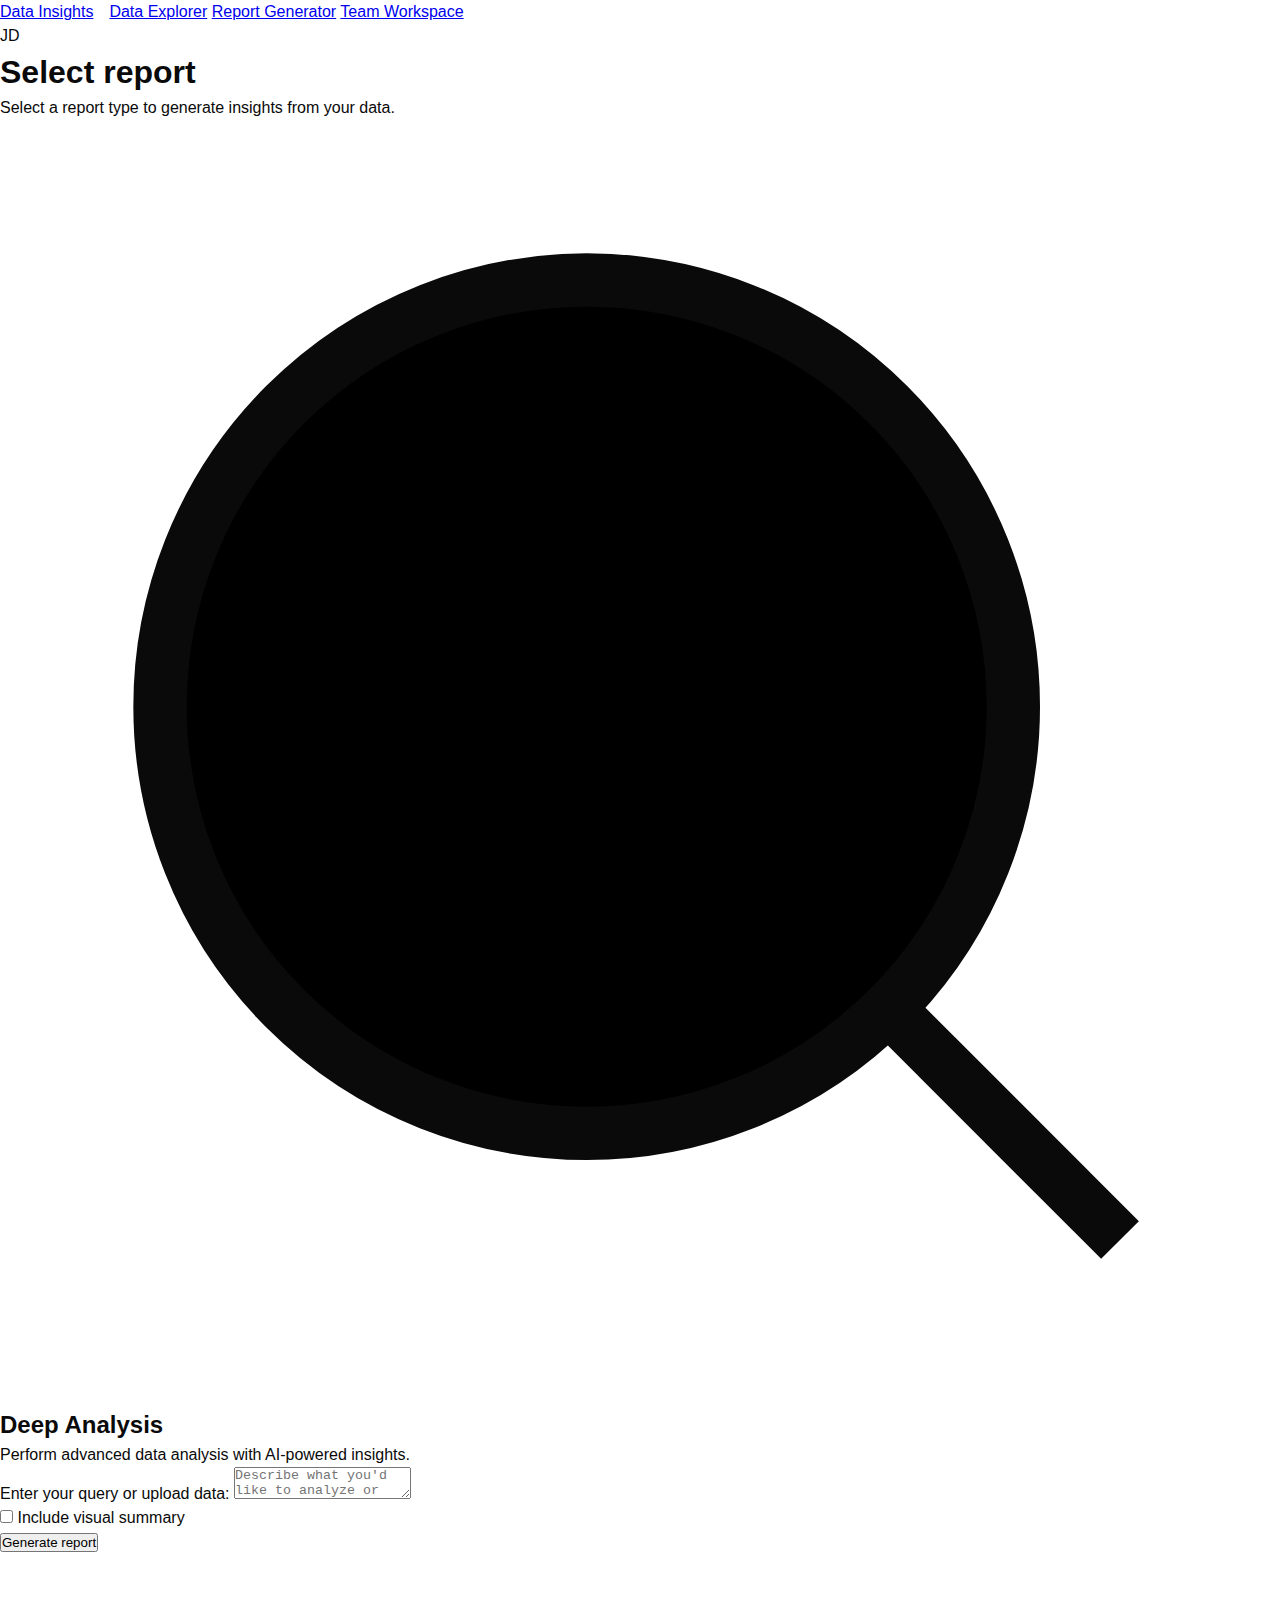
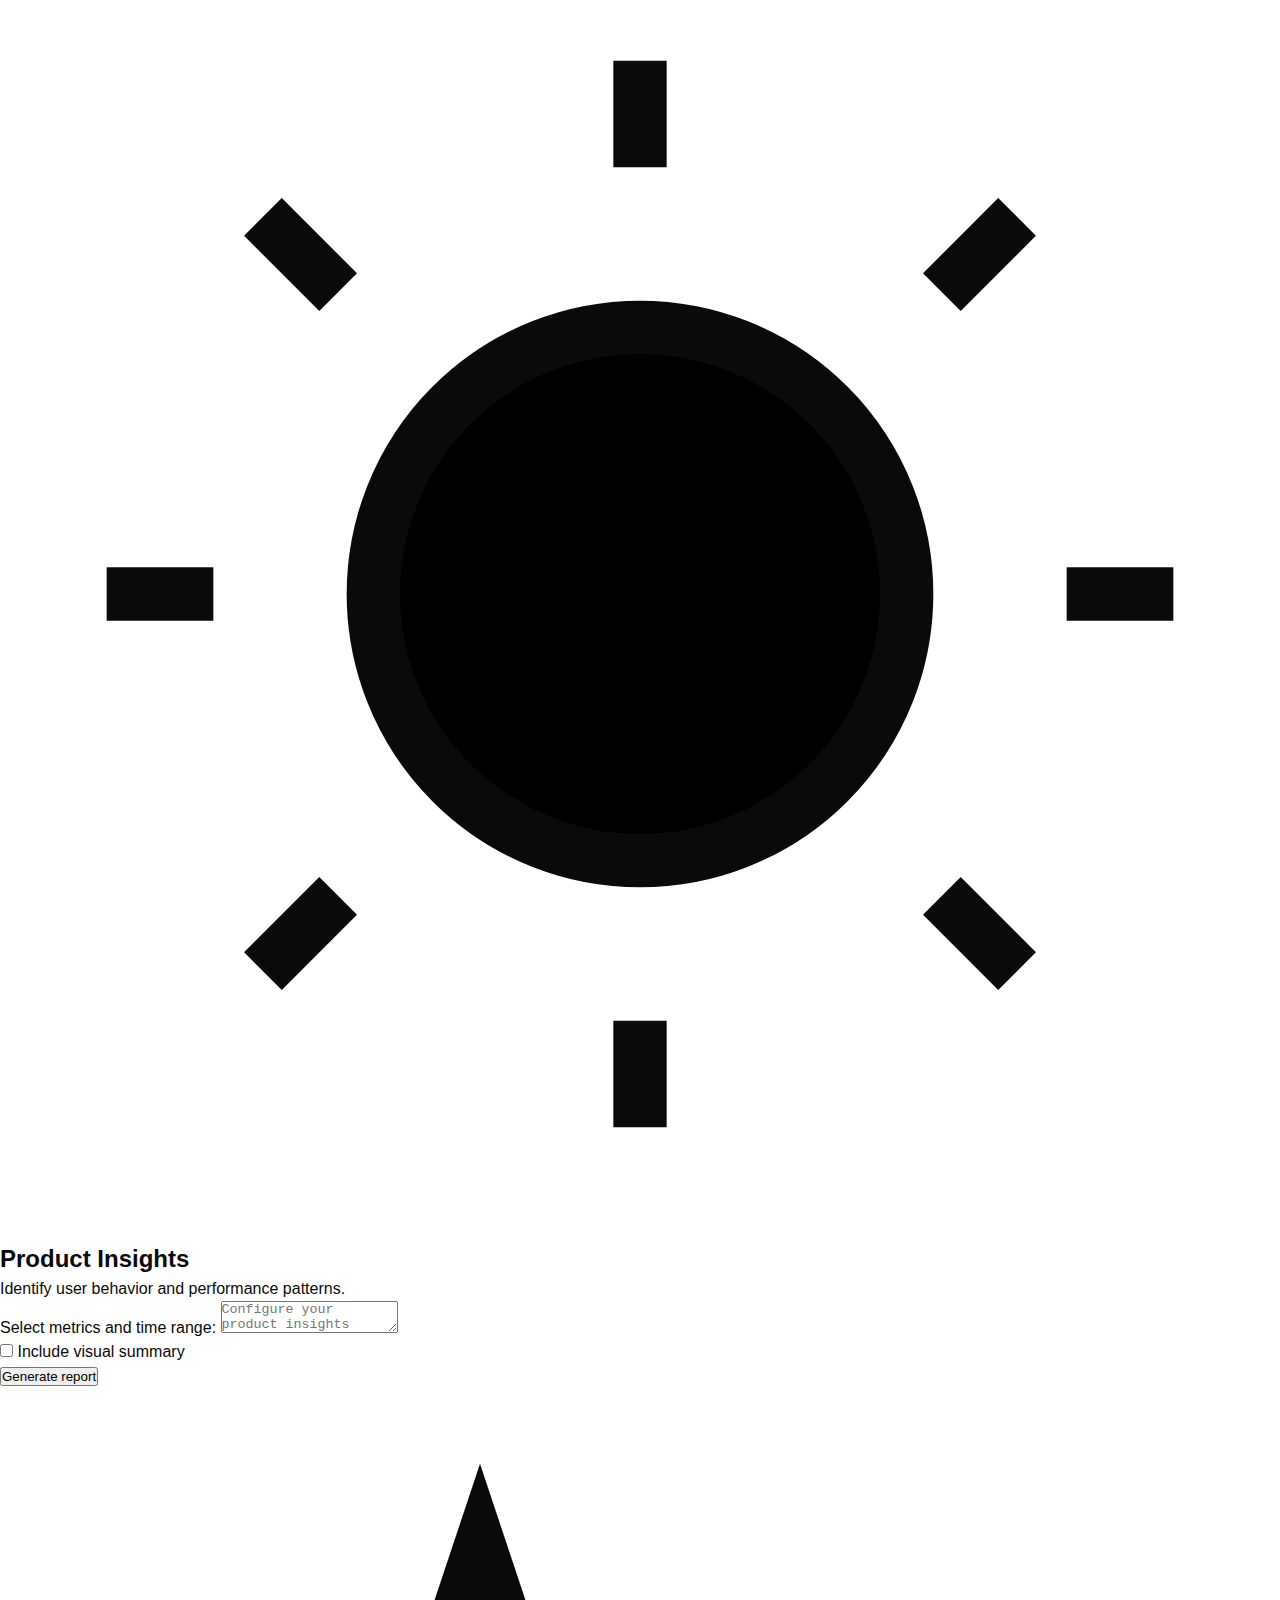
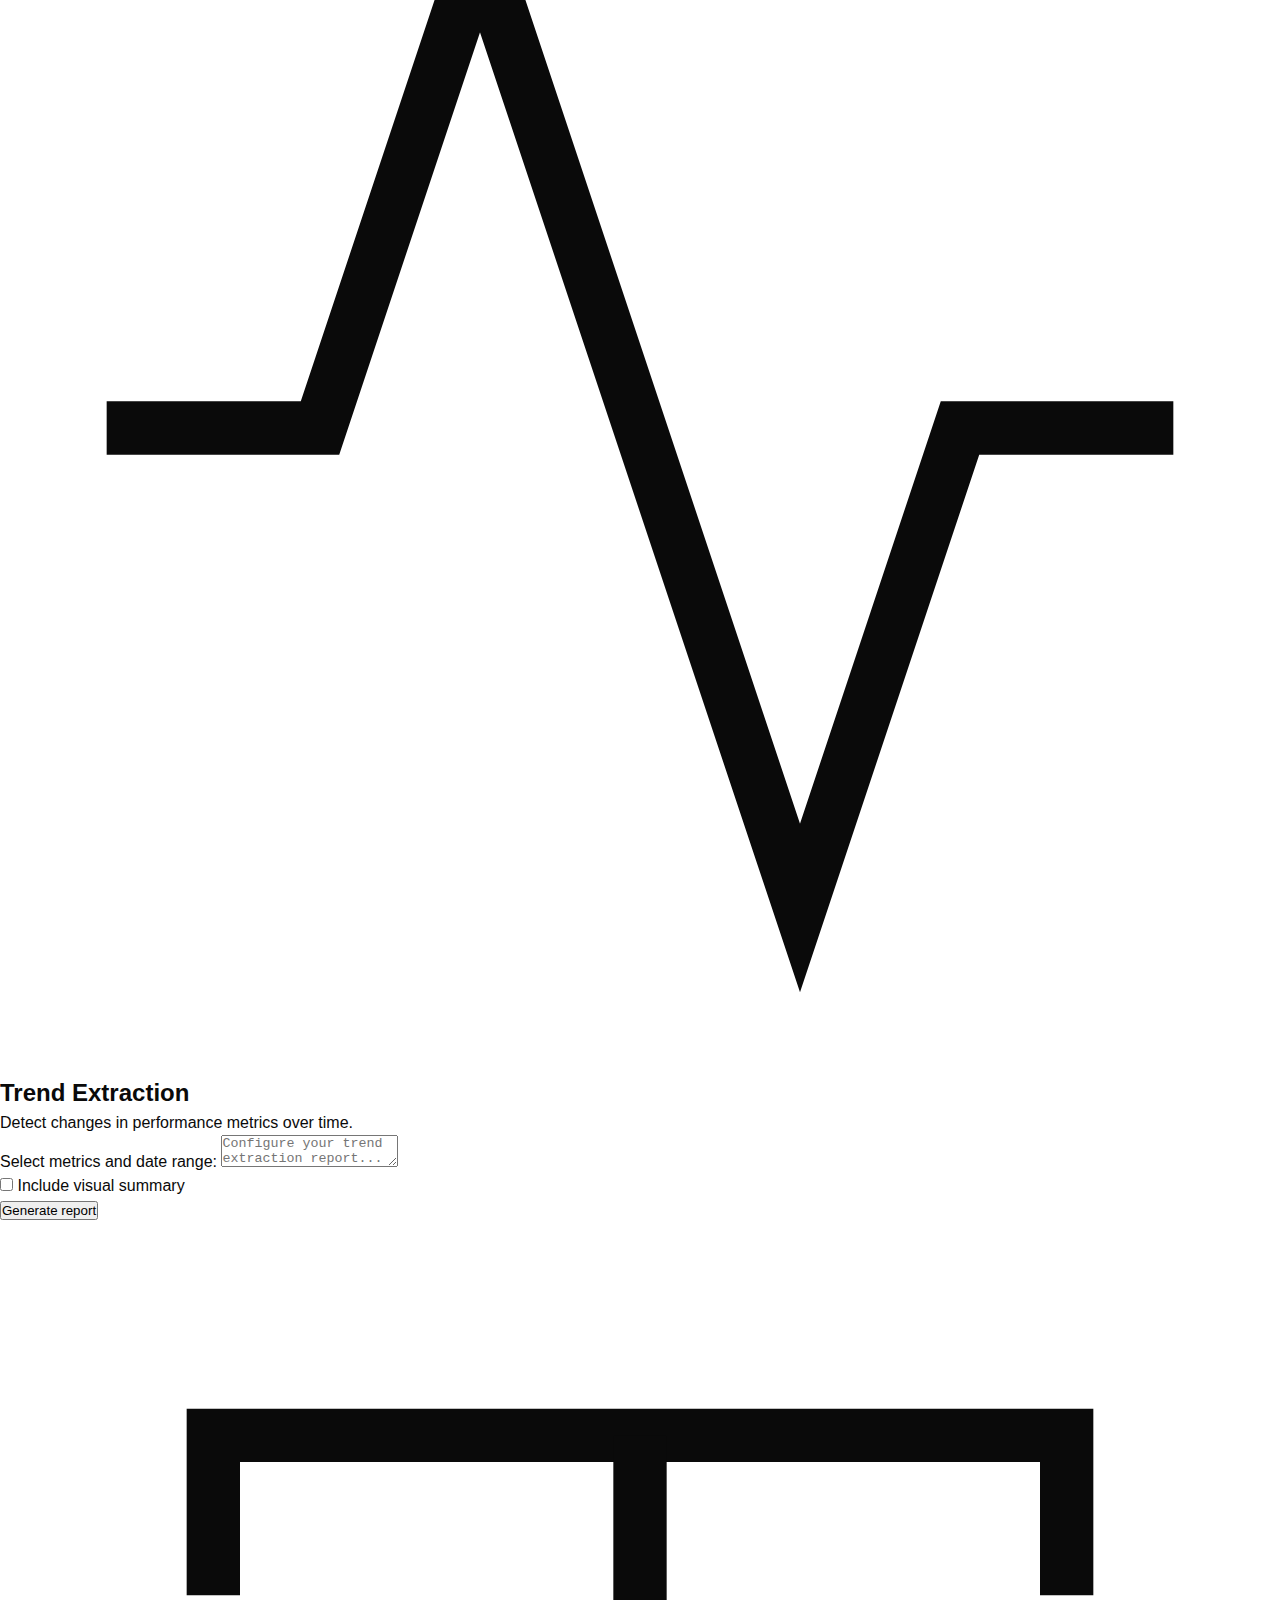
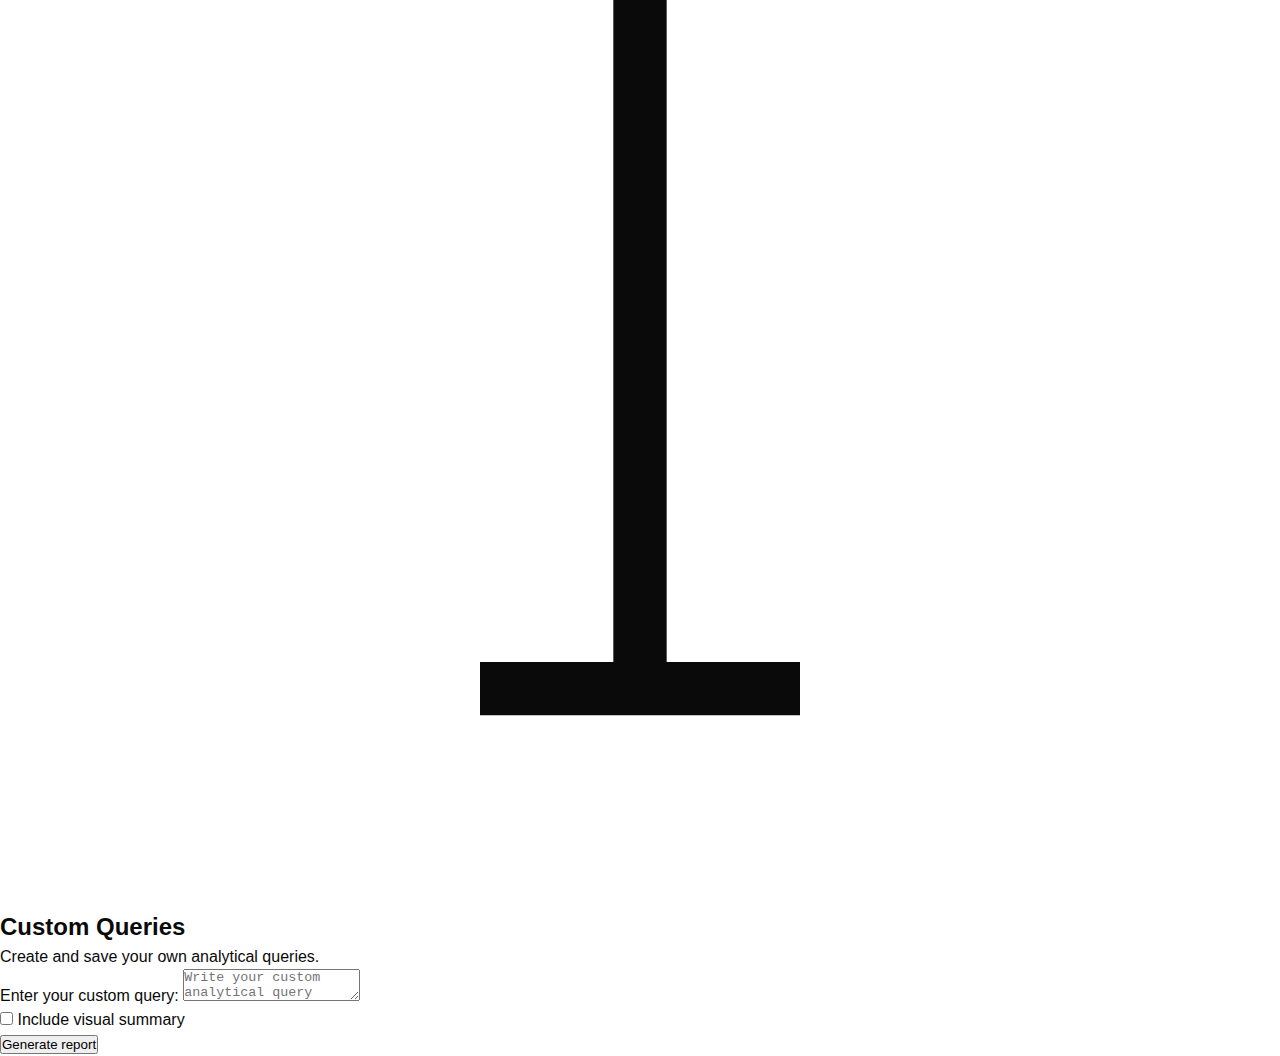
<file: select-report.html>
<!DOCTYPE html>
<html lang="en">
<head>
    <meta charset="UTF-8">
    <meta name="viewport" content="width=device-width, initial-scale=1.0">
    <title>Select Report - Data Insights</title>
    <link rel="preconnect" href="https://fonts.googleapis.com">
    <link rel="preconnect" href="https://fonts.gstatic.com" crossorigin>
    <link href="https://fonts.googleapis.com/css2?family=Inter:wght@400;500;600;700&display=swap" rel="stylesheet">
    <link rel="stylesheet" href="styles.css">
</head>
<body>
    <header>
        <div class="header-left">
            <a href="#" class="app-name">Data Insights</a>
            <nav>
                <a href="#">Data Explorer</a>
                <a href="#">Report Generator</a>
                <a href="#">Team Workspace</a>
            </nav>
        </div>
        <div class="user-avatar" title="User Profile">JD</div>
    </header>

    <main>
        <div class="page-header">
            <h1 class="page-title">Select report</h1>
            <p class="page-subtitle">Select a report type to generate insights from your data.</p>
        </div>

        <div class="cards-container">
            <!-- Deep Analysis Card -->
            <div class="report-card" data-card="deep-analysis">
                <div class="card-header">
                    <div class="card-icon">
                        <svg viewBox="0 0 24 24" stroke="currentColor">
                            <circle cx="11" cy="11" r="8"></circle>
                            <path d="m21 21-4.35-4.35"></path>
                        </svg>
                    </div>
                    <div class="card-content">
                        <h2 class="card-title">Deep Analysis</h2>
                        <p class="card-description">Perform advanced data analysis with AI-powered insights.</p>
                    </div>
                </div>
                <div class="card-expanded">
                    <div class="expanded-form">
                        <label class="form-label" for="deep-analysis-input">Enter your query or upload data:</label>
                        <textarea 
                            id="deep-analysis-input" 
                            class="form-textarea" 
                            placeholder="Describe what you'd like to analyze or paste your data here..."
                        ></textarea>
                        <div class="form-checkbox-group">
                            <input type="checkbox" id="deep-analysis-checkbox" class="form-checkbox">
                            <label for="deep-analysis-checkbox" class="form-checkbox-label">Include visual summary</label>
                        </div>
                        <button class="form-button" onclick="generateReport('deep-analysis')">Generate report</button>
                    </div>
                </div>
            </div>

            <!-- Product Insights Card -->
            <div class="report-card" data-card="product-insights">
                <div class="card-header">
                    <div class="card-icon">
                        <svg viewBox="0 0 24 24" stroke="currentColor">
                            <path d="M12 2v2m0 16v2M4.93 4.93l1.41 1.41m11.32 11.32l1.41 1.41M2 12h2m16 0h2M6.34 17.66l-1.41 1.41M19.07 4.93l-1.41 1.41"></path>
                            <circle cx="12" cy="12" r="5"></circle>
                        </svg>
                    </div>
                    <div class="card-content">
                        <h2 class="card-title">Product Insights</h2>
                        <p class="card-description">Identify user behavior and performance patterns.</p>
                    </div>
                </div>
                <div class="card-expanded">
                    <div class="expanded-form">
                        <label class="form-label" for="product-insights-input">Select metrics and time range:</label>
                        <textarea 
                            id="product-insights-input" 
                            class="form-textarea" 
                            placeholder="Configure your product insights report..."
                        ></textarea>
                        <div class="form-checkbox-group">
                            <input type="checkbox" id="product-insights-checkbox" class="form-checkbox">
                            <label for="product-insights-checkbox" class="form-checkbox-label">Include visual summary</label>
                        </div>
                        <button class="form-button" onclick="generateReport('product-insights')">Generate report</button>
                    </div>
                </div>
            </div>

            <!-- Trend Extraction Card -->
            <div class="report-card" data-card="trend-extraction">
                <div class="card-header">
                    <div class="card-icon">
                        <svg viewBox="0 0 24 24" stroke="currentColor" fill="none">
                            <polyline points="22 12 18 12 15 21 9 3 6 12 2 12"></polyline>
                        </svg>
                    </div>
                    <div class="card-content">
                        <h2 class="card-title">Trend Extraction</h2>
                        <p class="card-description">Detect changes in performance metrics over time.</p>
                    </div>
                </div>
                <div class="card-expanded">
                    <div class="expanded-form">
                        <label class="form-label" for="trend-extraction-input">Select metrics and date range:</label>
                        <textarea 
                            id="trend-extraction-input" 
                            class="form-textarea" 
                            placeholder="Configure your trend extraction report..."
                        ></textarea>
                        <div class="form-checkbox-group">
                            <input type="checkbox" id="trend-extraction-checkbox" class="form-checkbox">
                            <label for="trend-extraction-checkbox" class="form-checkbox-label">Include visual summary</label>
                        </div>
                        <button class="form-button" onclick="generateReport('trend-extraction')">Generate report</button>
                    </div>
                </div>
            </div>

            <!-- Custom Queries Card -->
            <div class="report-card" data-card="custom-queries">
                <div class="card-header">
                    <div class="card-icon">
                        <svg viewBox="0 0 24 24" stroke="currentColor" fill="none">
                            <polyline points="4 7 4 4 20 4 20 7"></polyline>
                            <line x1="9" y1="20" x2="15" y2="20"></line>
                            <line x1="12" y1="4" x2="12" y2="20"></line>
                        </svg>
                    </div>
                    <div class="card-content">
                        <h2 class="card-title">Custom Queries</h2>
                        <p class="card-description">Create and save your own analytical queries.</p>
                    </div>
                </div>
                <div class="card-expanded">
                    <div class="expanded-form">
                        <label class="form-label" for="custom-queries-input">Enter your custom query:</label>
                        <textarea 
                            id="custom-queries-input" 
                            class="form-textarea" 
                            placeholder="Write your custom analytical query here..."
                        ></textarea>
                        <div class="form-checkbox-group">
                            <input type="checkbox" id="custom-queries-checkbox" class="form-checkbox">
                            <label for="custom-queries-checkbox" class="form-checkbox-label">Include visual summary</label>
                        </div>
                        <button class="form-button" onclick="generateReport('custom-queries')">Generate report</button>
                    </div>
                </div>
            </div>
        </div>
    </main>

    <script src="script.js"></script>
</body>
</html>
</file>
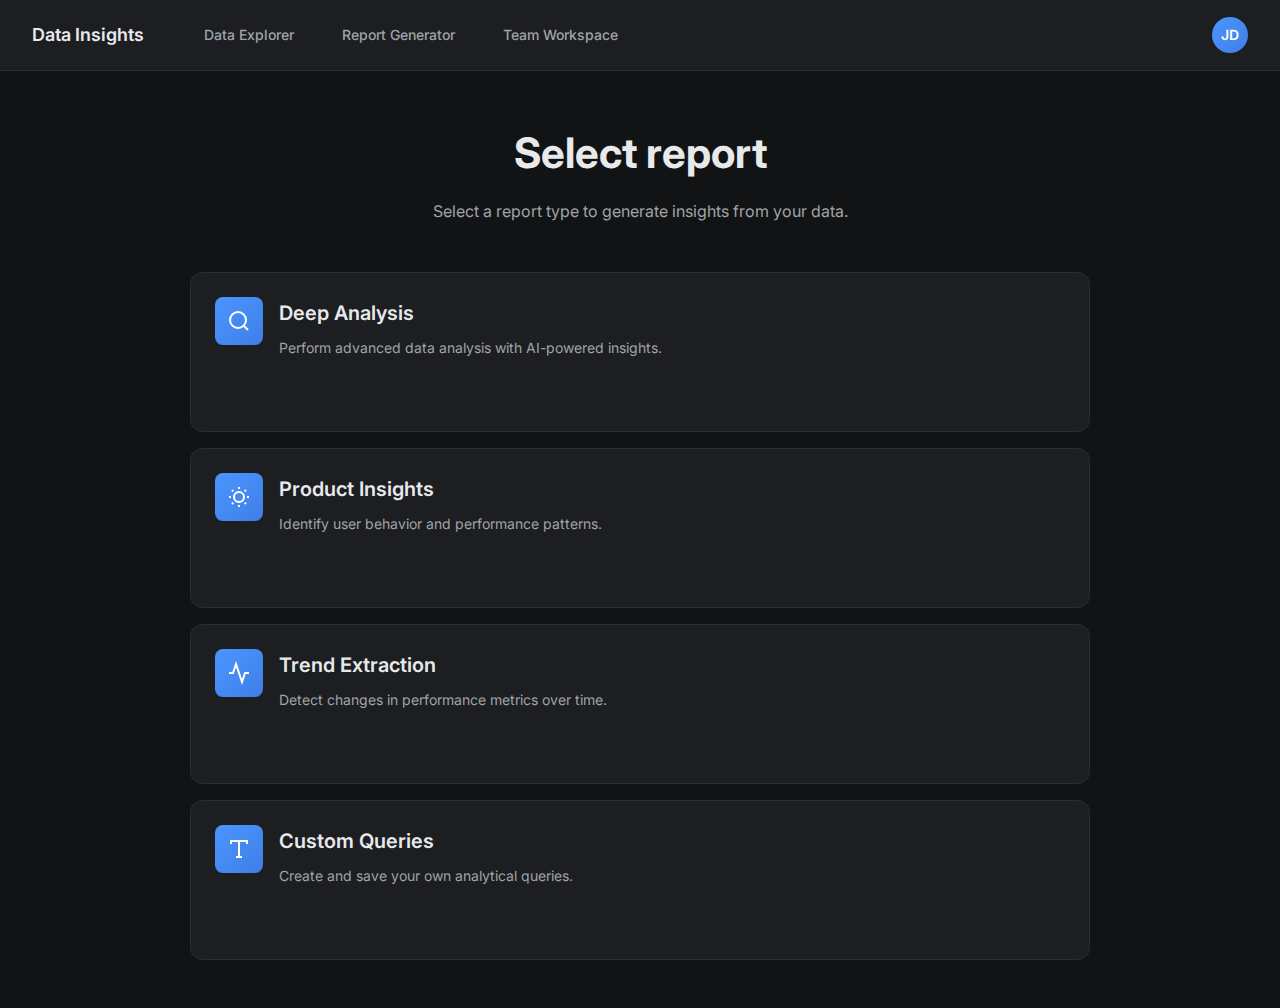
<file: 2/select-report.html>
<!DOCTYPE html>
<html lang="en">
<head>
    <meta charset="UTF-8">
    <meta name="viewport" content="width=device-width, initial-scale=1.0">
    <title>Select Report - Data Insights</title>
    <link rel="preconnect" href="https://fonts.googleapis.com">
    <link rel="preconnect" href="https://fonts.gstatic.com" crossorigin>
    <link href="https://fonts.googleapis.com/css2?family=Inter:wght@400;500;600;700&display=swap" rel="stylesheet">
    <style>
        :root {
            --bg-primary: #111315;
            --bg-secondary: #1C1E22;
            --bg-hover: #25282D;
            --bg-active: #2A2D33;
            --text-primary: #E8E9EB;
            --text-secondary: #A0A4A8;
            --accent: #4D95FF;
            --accent-hover: #3D7FE6;
            --border: #2A2D33;
            --shadow: rgba(77, 149, 255, 0.15);
            --spacing-xs: 8px;
            --spacing-sm: 12px;
            --spacing-md: 16px;
            --spacing-lg: 24px;
            --spacing-xl: 32px;
            --spacing-2xl: 48px;
            --radius: 12px;
            --radius-sm: 8px;
            --transition: all 0.3s cubic-bezier(0.4, 0, 0.2, 1);
        }

        * {
            margin: 0;
            padding: 0;
            box-sizing: border-box;
        }

        body {
            font-family: 'Inter', -apple-system, BlinkMacSystemFont, 'Segoe UI', sans-serif;
            background-color: var(--bg-primary);
            color: var(--text-primary);
            line-height: 1.6;
            min-height: 100vh;
            display: flex;
            flex-direction: column;
        }

        /* Header */
        header {
            background-color: var(--bg-secondary);
            border-bottom: 1px solid var(--border);
            padding: var(--spacing-md) var(--spacing-xl);
            display: flex;
            align-items: center;
            justify-content: space-between;
            position: sticky;
            top: 0;
            z-index: 100;
        }

        .header-left {
            display: flex;
            align-items: center;
            gap: var(--spacing-2xl);
        }

        .app-name {
            font-size: 18px;
            font-weight: 600;
            color: var(--text-primary);
            text-decoration: none;
        }

        nav {
            display: flex;
            gap: var(--spacing-lg);
        }

        nav a {
            color: var(--text-secondary);
            text-decoration: none;
            font-size: 14px;
            font-weight: 500;
            transition: var(--transition);
            padding: var(--spacing-xs) var(--spacing-sm);
            border-radius: var(--radius-sm);
        }

        nav a:hover {
            color: var(--text-primary);
            background-color: var(--bg-hover);
        }

        .user-avatar {
            width: 36px;
            height: 36px;
            border-radius: 50%;
            background: linear-gradient(135deg, var(--accent), var(--accent-hover));
            display: flex;
            align-items: center;
            justify-content: center;
            color: white;
            font-weight: 600;
            font-size: 14px;
            cursor: pointer;
            transition: var(--transition);
        }

        .user-avatar:hover {
            transform: scale(1.05);
            box-shadow: 0 4px 12px var(--shadow);
        }

        /* Main Content */
        main {
            flex: 1;
            max-width: 1200px;
            width: 100%;
            margin: 0 auto;
            padding: var(--spacing-2xl) var(--spacing-xl);
        }

        .page-header {
            text-align: center;
            margin-bottom: var(--spacing-2xl);
        }

        .page-title {
            font-size: 36px;
            font-weight: 700;
            margin-bottom: var(--spacing-sm);
            color: var(--text-primary);
        }

        .page-subtitle {
            font-size: 16px;
            color: var(--text-secondary);
            max-width: 600px;
            margin: 0 auto;
        }

        /* Report Cards Container */
        .cards-container {
            display: grid;
            grid-template-columns: 1fr;
            gap: var(--spacing-md);
            max-width: 800px;
            margin: 0 auto;
        }

        /* Report Card */
        .report-card {
            background-color: var(--bg-secondary);
            border: 1px solid var(--border);
            border-radius: var(--radius);
            padding: var(--spacing-lg);
            cursor: pointer;
            transition: var(--transition);
            position: relative;
            overflow: hidden;
        }

        .report-card:not(.active):not(.dimmed):hover {
            background-color: var(--bg-hover);
            border-color: var(--accent);
            transform: translateY(-2px);
        }

        .report-card.active {
            background-color: var(--bg-active);
            border-color: var(--accent);
            box-shadow: 0 8px 24px var(--shadow);
            cursor: default;
        }

        .report-card.dimmed {
            opacity: 0.4;
            cursor: not-allowed;
            pointer-events: none;
        }

        .card-header {
            display: flex;
            align-items: flex-start;
            gap: var(--spacing-md);
            margin-bottom: var(--spacing-sm);
        }

        .card-icon {
            width: 48px;
            height: 48px;
            border-radius: var(--radius-sm);
            background: linear-gradient(135deg, var(--accent), var(--accent-hover));
            display: flex;
            align-items: center;
            justify-content: center;
            flex-shrink: 0;
            transition: var(--transition);
        }

        .report-card.active .card-icon {
            transform: scale(1.1);
        }

        .card-icon svg {
            width: 24px;
            height: 24px;
            stroke: white;
            fill: none;
            stroke-width: 2;
        }

        .card-content {
            flex: 1;
        }

        .card-title {
            font-size: 20px;
            font-weight: 600;
            margin-bottom: var(--spacing-xs);
            color: var(--text-primary);
        }

        .card-description {
            font-size: 14px;
            color: var(--text-secondary);
            line-height: 1.5;
        }

        /* Expanded Content */
        .card-expanded {
            max-height: 0;
            overflow: hidden;
            transition: max-height 0.4s cubic-bezier(0.4, 0, 0.2, 1), opacity 0.3s ease;
            opacity: 0;
            margin-top: var(--spacing-lg);
            padding-top: var(--spacing-lg);
            border-top: 1px solid var(--border);
        }

        .report-card.active .card-expanded {
            max-height: 1000px;
            opacity: 1;
        }

        .expanded-form {
            display: flex;
            flex-direction: column;
            gap: var(--spacing-md);
        }

        .form-label {
            font-size: 14px;
            font-weight: 500;
            color: var(--text-primary);
            margin-bottom: var(--spacing-xs);
        }

        .form-textarea {
            width: 100%;
            min-height: 120px;
            padding: var(--spacing-md);
            background-color: var(--bg-primary);
            border: 1px solid var(--border);
            border-radius: var(--radius-sm);
            color: var(--text-primary);
            font-family: inherit;
            font-size: 14px;
            resize: vertical;
            transition: var(--transition);
        }

        .form-textarea:focus {
            outline: none;
            border-color: var(--accent);
            box-shadow: 0 0 0 3px var(--shadow);
        }

        .form-textarea::placeholder {
            color: var(--text-secondary);
        }

        .form-checkbox-group {
            display: flex;
            align-items: center;
            gap: var(--spacing-sm);
            cursor: pointer;
        }

        .form-checkbox {
            width: 18px;
            height: 18px;
            border: 2px solid var(--border);
            border-radius: 4px;
            background-color: var(--bg-primary);
            cursor: pointer;
            position: relative;
            transition: var(--transition);
            flex-shrink: 0;
        }

        .form-checkbox:checked {
            background-color: var(--accent);
            border-color: var(--accent);
        }

        .form-checkbox:checked::after {
            content: '';
            position: absolute;
            left: 5px;
            top: 2px;
            width: 5px;
            height: 9px;
            border: solid white;
            border-width: 0 2px 2px 0;
            transform: rotate(45deg);
        }

        .form-checkbox-label {
            font-size: 14px;
            color: var(--text-secondary);
            user-select: none;
        }

        .form-button {
            padding: var(--spacing-md) var(--spacing-xl);
            background-color: var(--accent);
            color: white;
            border: none;
            border-radius: var(--radius-sm);
            font-size: 14px;
            font-weight: 600;
            cursor: pointer;
            transition: var(--transition);
            align-self: flex-start;
        }

        .form-button:hover {
            background-color: var(--accent-hover);
            transform: translateY(-1px);
            box-shadow: 0 4px 12px var(--shadow);
        }

        .form-button:active {
            transform: translateY(0);
        }

        /* Responsive Design */
        @media (min-width: 768px) {
            .cards-container {
                grid-template-columns: repeat(2, 1fr);
            }

            .page-title {
                font-size: 42px;
            }
        }

        @media (min-width: 1024px) {
            .cards-container {
                grid-template-columns: 1fr;
                max-width: 900px;
            }
        }

        @media (max-width: 767px) {
            header {
                padding: var(--spacing-md);
                flex-wrap: wrap;
            }

            .header-left {
                width: 100%;
                justify-content: space-between;
                margin-bottom: var(--spacing-sm);
            }

            nav {
                width: 100%;
                justify-content: space-around;
                gap: var(--spacing-sm);
            }

            nav a {
                font-size: 12px;
                padding: var(--spacing-xs);
            }

            main {
                padding: var(--spacing-lg) var(--spacing-md);
            }

            .page-title {
                font-size: 28px;
            }

            .page-subtitle {
                font-size: 14px;
            }

            .report-card {
                padding: var(--spacing-md);
            }

            .card-icon {
                width: 40px;
                height: 40px;
            }

            .card-icon svg {
                width: 20px;
                height: 20px;
            }

            .card-title {
                font-size: 18px;
            }
        }

        /* Scrollbar Styling */
        ::-webkit-scrollbar {
            width: 8px;
            height: 8px;
        }

        ::-webkit-scrollbar-track {
            background: var(--bg-primary);
        }

        ::-webkit-scrollbar-thumb {
            background: var(--bg-hover);
            border-radius: 4px;
        }

        ::-webkit-scrollbar-thumb:hover {
            background: var(--text-secondary);
        }
    </style>
</head>
<body>
    <header>
        <div class="header-left">
            <a href="#" class="app-name">Data Insights</a>
            <nav>
                <a href="#">Data Explorer</a>
                <a href="#">Report Generator</a>
                <a href="#">Team Workspace</a>
            </nav>
        </div>
        <div class="user-avatar" title="User Profile">JD</div>
    </header>

    <main>
        <div class="page-header">
            <h1 class="page-title">Select report</h1>
            <p class="page-subtitle">Select a report type to generate insights from your data.</p>
        </div>

        <div class="cards-container">
            <!-- Deep Analysis Card -->
            <div class="report-card" data-card="deep-analysis">
                <div class="card-header">
                    <div class="card-icon">
                        <svg viewBox="0 0 24 24" stroke="currentColor">
                            <circle cx="11" cy="11" r="8"></circle>
                            <path d="m21 21-4.35-4.35"></path>
                        </svg>
                    </div>
                    <div class="card-content">
                        <h2 class="card-title">Deep Analysis</h2>
                        <p class="card-description">Perform advanced data analysis with AI-powered insights.</p>
                    </div>
                </div>
                <div class="card-expanded">
                    <div class="expanded-form">
                        <label class="form-label" for="deep-analysis-input">Enter your query or upload data:</label>
                        <textarea 
                            id="deep-analysis-input" 
                            class="form-textarea" 
                            placeholder="Describe what you'd like to analyze or paste your data here..."
                        ></textarea>
                        <div class="form-checkbox-group">
                            <input type="checkbox" id="deep-analysis-checkbox" class="form-checkbox">
                            <label for="deep-analysis-checkbox" class="form-checkbox-label">Include visual summary</label>
                        </div>
                        <button class="form-button" onclick="generateReport('deep-analysis')">Generate report</button>
                    </div>
                </div>
            </div>

            <!-- Product Insights Card -->
            <div class="report-card" data-card="product-insights">
                <div class="card-header">
                    <div class="card-icon">
                        <svg viewBox="0 0 24 24" stroke="currentColor">
                            <path d="M12 2v2m0 16v2M4.93 4.93l1.41 1.41m11.32 11.32l1.41 1.41M2 12h2m16 0h2M6.34 17.66l-1.41 1.41M19.07 4.93l-1.41 1.41"></path>
                            <circle cx="12" cy="12" r="5"></circle>
                        </svg>
                    </div>
                    <div class="card-content">
                        <h2 class="card-title">Product Insights</h2>
                        <p class="card-description">Identify user behavior and performance patterns.</p>
                    </div>
                </div>
                <div class="card-expanded">
                    <div class="expanded-form">
                        <label class="form-label" for="product-insights-input">Select metrics and time range:</label>
                        <textarea 
                            id="product-insights-input" 
                            class="form-textarea" 
                            placeholder="Configure your product insights report..."
                        ></textarea>
                        <div class="form-checkbox-group">
                            <input type="checkbox" id="product-insights-checkbox" class="form-checkbox">
                            <label for="product-insights-checkbox" class="form-checkbox-label">Include visual summary</label>
                        </div>
                        <button class="form-button" onclick="generateReport('product-insights')">Generate report</button>
                    </div>
                </div>
            </div>

            <!-- Trend Extraction Card -->
            <div class="report-card" data-card="trend-extraction">
                <div class="card-header">
                    <div class="card-icon">
                        <svg viewBox="0 0 24 24" stroke="currentColor" fill="none">
                            <polyline points="22 12 18 12 15 21 9 3 6 12 2 12"></polyline>
                        </svg>
                    </div>
                    <div class="card-content">
                        <h2 class="card-title">Trend Extraction</h2>
                        <p class="card-description">Detect changes in performance metrics over time.</p>
                    </div>
                </div>
                <div class="card-expanded">
                    <div class="expanded-form">
                        <label class="form-label" for="trend-extraction-input">Select metrics and date range:</label>
                        <textarea 
                            id="trend-extraction-input" 
                            class="form-textarea" 
                            placeholder="Configure your trend extraction report..."
                        ></textarea>
                        <div class="form-checkbox-group">
                            <input type="checkbox" id="trend-extraction-checkbox" class="form-checkbox">
                            <label for="trend-extraction-checkbox" class="form-checkbox-label">Include visual summary</label>
                        </div>
                        <button class="form-button" onclick="generateReport('trend-extraction')">Generate report</button>
                    </div>
                </div>
            </div>

            <!-- Custom Queries Card -->
            <div class="report-card" data-card="custom-queries">
                <div class="card-header">
                    <div class="card-icon">
                        <svg viewBox="0 0 24 24" stroke="currentColor" fill="none">
                            <polyline points="4 7 4 4 20 4 20 7"></polyline>
                            <line x1="9" y1="20" x2="15" y2="20"></line>
                            <line x1="12" y1="4" x2="12" y2="20"></line>
                        </svg>
                    </div>
                    <div class="card-content">
                        <h2 class="card-title">Custom Queries</h2>
                        <p class="card-description">Create and save your own analytical queries.</p>
                    </div>
                </div>
                <div class="card-expanded">
                    <div class="expanded-form">
                        <label class="form-label" for="custom-queries-input">Enter your custom query:</label>
                        <textarea 
                            id="custom-queries-input" 
                            class="form-textarea" 
                            placeholder="Write your custom analytical query here..."
                        ></textarea>
                        <div class="form-checkbox-group">
                            <input type="checkbox" id="custom-queries-checkbox" class="form-checkbox">
                            <label for="custom-queries-checkbox" class="form-checkbox-label">Include visual summary</label>
                        </div>
                        <button class="form-button" onclick="generateReport('custom-queries')">Generate report</button>
                    </div>
                </div>
            </div>
        </div>
    </main>

    <script>
        // Card interaction logic
        const cards = document.querySelectorAll('.report-card');
        let activeCard = null;

        cards.forEach(card => {
            card.addEventListener('click', (e) => {
                // Don't trigger if clicking inside form elements
                if (e.target.closest('.expanded-form')) {
                    return;
                }

                const cardId = card.dataset.card;

                // If clicking the same card, close it
                if (activeCard === card) {
                    closeCard(card);
                    return;
                }

                // Close previous card if exists
                if (activeCard) {
                    closeCard(activeCard);
                }

                // Open clicked card
                openCard(card);
            });
        });

        function openCard(card) {
            // Remove active state from all cards
            cards.forEach(c => {
                c.classList.remove('active');
                c.classList.add('dimmed');
            });

            // Set clicked card as active
            card.classList.add('active');
            card.classList.remove('dimmed');
            activeCard = card;

            // Scroll to card smoothly
            setTimeout(() => {
                card.scrollIntoView({ behavior: 'smooth', block: 'nearest' });
            }, 100);
        }

        function closeCard(card) {
            card.classList.remove('active');
            cards.forEach(c => c.classList.remove('dimmed'));
            activeCard = null;
        }

        // Checkbox functionality
        const checkboxes = document.querySelectorAll('.form-checkbox');
        checkboxes.forEach(checkbox => {
            checkbox.addEventListener('change', (e) => {
                const cardId = checkbox.closest('.report-card').dataset.card;
                const isChecked = e.target.checked;
                console.log(`${cardId} - Visual summary: ${isChecked}`);
            });
        });

        // Generate report function
        function generateReport(cardId) {
            const card = document.querySelector(`[data-card="${cardId}"]`);
            const textarea = card.querySelector('.form-textarea');
            const checkbox = card.querySelector('.form-checkbox');
            const input = textarea.value.trim();
            const includeVisual = checkbox.checked;

            if (!input) {
                alert('Please enter a query or data before generating the report.');
                return;
            }

            console.log('Generating report:', {
                type: cardId,
                input: input,
                includeVisualSummary: includeVisual
            });

            // Simulate report generation
            const button = card.querySelector('.form-button');
            const originalText = button.textContent;
            button.textContent = 'Generating...';
            button.disabled = true;

            setTimeout(() => {
                button.textContent = originalText;
                button.disabled = false;
                alert(`Report "${cardId}" generated successfully!`);
            }, 2000);
        }

        // Close card when clicking outside (optional enhancement)
        document.addEventListener('click', (e) => {
            if (activeCard && !activeCard.contains(e.target) && !e.target.closest('header')) {
                closeCard(activeCard);
            }
        });

        // Keyboard navigation (Escape to close)
        document.addEventListener('keydown', (e) => {
            if (e.key === 'Escape' && activeCard) {
                closeCard(activeCard);
            }
        });
    </script>
</body>
</html>
</file>
<file: data-table.css>
* {
    margin: 0;
    padding: 0;
    box-sizing: border-box;
}

:root {
    --base-white: #ffffff;
    --base-border: #e5e5e5;
    --base-foreground: #0a0a0a;
    --base-muted-foreground: #737373;
    --base-secondary-foreground: #171717;
    --base-input: #e5e5e5;
    --base-background: #ffffff;
    
    --gray-100: #f3f4f6;
    --gray-200: #e5e7eb;
    
    --green-100: #dcfce7;
    --green-200: #bbf7d0;
    
    --red-200: #fecaca;
    --red-300: #fca5a5;
    
    --blue-100: #dbeafe;
    --blue-200: #bfdbfe;
    
    --pink-100: #fce7f3;
    --pink-200: #fbcfe8;
    
    --border-radius-md: 8px;
    --border-radius-lg: 10px;
    --border-radius-full: 9999px;
    
    --spacing-0: 0px;
    --spacing-0-5: 2px;
    --spacing-1: 4px;
    --spacing-2: 8px;
    --spacing-3: 12px;
    --spacing-4: 16px;
    --spacing-6: 24px;
    --spacing-10: 40px;
    
    --font-size-sm: 14px;
    --font-size-xs: 12px;
    --line-height-sm: 20px;
    --line-height-xs: 16px;
}

body {
    font-family: 'Geist', -apple-system, BlinkMacSystemFont, 'Segoe UI', sans-serif;
    background-color: #f9fafb;
    color: var(--base-foreground);
    font-size: var(--font-size-sm);
    line-height: var(--line-height-sm);
    -webkit-font-smoothing: antialiased;
    -moz-osx-font-smoothing: grayscale;
    padding: var(--spacing-4);
}

.table-container {
    background: var(--base-white);
    border: 1px solid var(--base-border);
    border-radius: var(--border-radius-lg);
    overflow: hidden;
    max-width: 100%;
}

.table-wrapper {
    overflow-x: auto;
    position: relative;
}

.data-table {
    display: flex;
    flex-direction: column;
    min-width: 1672px;
}

.table-header,
.table-row {
    display: flex;
    width: 100%;
}

.table-column {
    flex-shrink: 0;
    display: flex;
    flex-direction: column;
}

.table-head-cell,
.table-cell {
    display: flex;
    align-items: center;
    padding: var(--spacing-2);
    border-bottom: 1px solid var(--base-border);
    min-height: 40px;
    font-size: var(--font-size-sm);
    color: var(--base-foreground);
}

.table-head-cell {
    height: 40px;
    font-weight: 500;
    color: var(--base-muted-foreground);
    background: var(--base-white);
    gap: var(--spacing-1);
}

.table-head-cell.sortable {
    cursor: pointer;
    user-select: none;
    transition: background-color 0.2s;
}

.table-head-cell.sortable:hover {
    background-color: var(--gray-100);
}

.table-head-cell.sortable .sort-icon {
    width: 10.667px;
    height: 10.667px;
    opacity: 0.5;
    transition: opacity 0.2s;
}

.table-head-cell.sortable:hover .sort-icon {
    opacity: 1;
}

.table-head-cell.sort-asc .sort-icon,
.table-head-cell.sort-desc .sort-icon {
    opacity: 1;
}

.table-cell {
    min-height: 52px;
    height: 52px;
    font-weight: 400;
}

.table-row {
    transition: background-color 0.2s;
}

.table-row:hover {
    background-color: rgba(243, 244, 246, 0.5);
}

.table-row.selected {
    background-color: rgba(219, 234, 254, 0.3);
}

/* Checkbox */
.checkbox-btn {
    background: none;
    border: none;
    padding: 0;
    cursor: pointer;
    display: flex;
    align-items: center;
    justify-content: center;
    width: 100%;
    height: 100%;
}

.checkbox {
    width: 16px;
    height: 16px;
    border: 1px solid var(--base-input);
    border-radius: 4px;
    background: var(--base-white);
    position: relative;
    transition: all 0.2s;
    cursor: pointer;
}

.checkbox[data-checked="true"] {
    background: var(--base-foreground);
    border-color: var(--base-foreground);
}

.checkbox[data-checked="true"]::after {
    content: '';
    position: absolute;
    left: 4px;
    top: 1px;
    width: 5px;
    height: 9px;
    border: solid var(--base-white);
    border-width: 0 2px 2px 0;
    transform: rotate(45deg);
}

/* Badge */
.badge {
    display: inline-flex;
    align-items: center;
    justify-content: center;
    padding: var(--spacing-0-5) var(--spacing-2);
    border-radius: var(--border-radius-md);
    font-size: var(--font-size-xs);
    font-weight: 600;
    line-height: var(--line-height-xs);
    white-space: nowrap;
}

.badge-gray {
    background: var(--gray-100);
    border: 1px solid var(--gray-200);
    color: var(--base-foreground);
}

.badge-green {
    background: var(--green-100);
    border: 1px solid var(--green-200);
    color: var(--base-foreground);
}

.badge-white {
    background: var(--base-white);
    border: 1px solid var(--base-border);
    color: var(--base-foreground);
}

.badge-red {
    background: var(--red-200);
    border: 1px solid var(--red-300);
    color: var(--base-foreground);
}

/* Vendor Cell */
.vendor-cell {
    display: flex;
    align-items: center;
    gap: var(--spacing-2);
}

.avatar {
    width: 32px;
    height: 32px;
    border-radius: var(--border-radius-full);
    display: flex;
    align-items: center;
    justify-content: center;
    font-size: var(--font-size-sm);
    font-weight: 400;
    color: var(--base-foreground);
    flex-shrink: 0;
}

.avatar-blue {
    background: var(--blue-100);
    border: 1px solid var(--blue-200);
}

.avatar-pink {
    background: var(--pink-100);
    border: 1px solid var(--pink-200);
}

.avatar-red {
    background: #fee2e2;
    border: 1px solid #fecaca;
}

/* Action Button */
.action-btn {
    background: none;
    border: none;
    padding: var(--spacing-2);
    cursor: pointer;
    display: flex;
    align-items: center;
    justify-content: center;
    width: 32px;
    height: 32px;
    border-radius: 4px;
    transition: background-color 0.2s;
}

.action-btn:hover {
    background-color: var(--gray-100);
}

/* Table Footer */
.table-footer {
    display: flex;
    align-items: center;
    justify-content: space-between;
    padding: var(--spacing-4) var(--spacing-0);
    padding-bottom: var(--spacing-0);
    gap: var(--spacing-10);
    border-top: 1px solid var(--base-border);
}

.footer-left {
    display: flex;
    align-items: center;
    gap: var(--spacing-1);
    flex: 1;
}

.selection-label {
    padding: 0 var(--spacing-3);
    font-size: var(--font-size-sm);
    font-weight: 400;
    color: var(--base-muted-foreground);
}

.select-wrapper {
    display: flex;
    flex-direction: column;
    height: 24px;
}

.bulk-action-select {
    width: 200px;
    height: 36px;
    border: 1px solid var(--base-input);
    border-radius: var(--border-radius-md);
    background: var(--base-white);
    padding: var(--spacing-2) var(--spacing-3);
    font-size: var(--font-size-sm);
    font-weight: 400;
    color: var(--base-muted-foreground);
    font-family: 'Geist', sans-serif;
    cursor: pointer;
    appearance: none;
    background-image: url("data:image/svg+xml,%3Csvg width='16' height='16' viewBox='0 0 16 16' fill='none' xmlns='http://www.w3.org/2000/svg'%3E%3Cpath d='M4 6L8 10L12 6' stroke='%23737373' stroke-width='1.5' stroke-linecap='round' stroke-linejoin='round'/%3E%3C/svg%3E");
    background-repeat: no-repeat;
    background-position: right var(--spacing-2) center;
    padding-right: var(--spacing-8);
}

.bulk-action-select:focus {
    outline: none;
    border-color: var(--base-foreground);
}

.footer-center {
    font-size: var(--font-size-sm);
    font-weight: 500;
    color: var(--base-foreground);
    white-space: nowrap;
}

.footer-right {
    display: flex;
    align-items: center;
    gap: var(--spacing-6);
    flex: 1;
    justify-content: flex-end;
}

.rows-per-page {
    display: flex;
    align-items: center;
    gap: var(--spacing-2);
}

.rows-per-page span {
    font-size: var(--font-size-sm);
    font-weight: 500;
    color: var(--base-foreground);
}

.rows-select {
    width: 78px;
    height: 36px;
    border: 1px solid var(--base-input);
    border-radius: var(--border-radius-md);
    background: var(--base-white);
    padding: var(--spacing-2) var(--spacing-3);
    font-size: var(--font-size-sm);
    font-weight: 400;
    color: var(--base-muted-foreground);
    font-family: 'Geist', sans-serif;
    cursor: pointer;
    appearance: none;
    background-image: url("data:image/svg+xml,%3Csvg width='16' height='16' viewBox='0 0 16 16' fill='none' xmlns='http://www.w3.org/2000/svg'%3E%3Cpath d='M4 6L8 10L12 6' stroke='%23737373' stroke-width='1.5' stroke-linecap='round' stroke-linejoin='round'/%3E%3C/svg%3E");
    background-repeat: no-repeat;
    background-position: right var(--spacing-2) center;
    padding-right: var(--spacing-6);
}

.rows-select:focus {
    outline: none;
    border-color: var(--base-foreground);
}

.footer-actions {
    display: flex;
    gap: var(--spacing-2);
}

.footer-btn {
    display: flex;
    align-items: center;
    justify-content: center;
    gap: var(--spacing-2);
    height: 36px;
    padding: var(--spacing-2) var(--spacing-4);
    border: 1px solid var(--base-input);
    border-radius: var(--border-radius-md);
    background: var(--base-white);
    font-size: var(--font-size-sm);
    font-weight: 500;
    color: var(--base-foreground);
    font-family: 'Geist', sans-serif;
    cursor: pointer;
    transition: all 0.2s;
}

.footer-btn:hover {
    background: var(--gray-100);
}

.footer-btn:active {
    transform: scale(0.98);
}

.footer-btn svg {
    width: 16px;
    height: 16px;
    flex-shrink: 0;
}

/* Scrollbar */
.table-wrapper::-webkit-scrollbar {
    height: 4px;
}

.table-wrapper::-webkit-scrollbar-track {
    background: transparent;
}

.table-wrapper::-webkit-scrollbar-thumb {
    background: rgba(115, 115, 115, 0.5);
    border-radius: 7px;
}

.table-wrapper::-webkit-scrollbar-thumb:hover {
    background: rgba(115, 115, 115, 0.7);
}

/* Responsive */
@media (max-width: 768px) {
    .table-footer {
        flex-direction: column;
        align-items: flex-start;
        gap: var(--spacing-4);
    }

    .footer-right {
        width: 100%;
        justify-content: space-between;
    }
}

/* Text overflow */
.table-cell {
    overflow: hidden;
    text-overflow: ellipsis;
    white-space: nowrap;
}

.table-cell .badge {
    margin-right: var(--spacing-1);
}

.table-cell .badge:last-child {
    margin-right: 0;
}
</file>
<file: 2/styles.css>
/* Reset and Base Styles */
* {
    margin: 0;
    padding: 0;
    box-sizing: border-box;
}

body {
    font-family: 'Geist', -apple-system, BlinkMacSystemFont, 'Segoe UI', sans-serif;
    background-color: #ffffff;
    color: #0a0a0a;
    line-height: 1.5;
}

/* App Container */
.app-container {
    display: flex;
    width: 100vw;
    height: 100vh;
    overflow: hidden;
}

/* Sidebar */
.sidebar {
    width: 48px;
    height: 100vh;
    background-color: #fafafa;
    display: flex;
    flex-direction: column;
    padding-top: 4px;
    position: relative;
}

.sidebar-header {
    padding: 0 8px;
    display: flex;
    flex-direction: column;
    gap: 8px;
}

.sidebar-menu-button {
    width: 32px;
    height: 32px;
    display: flex;
    align-items: center;
    justify-content: center;
    border-radius: 8px;
    background: transparent;
    border: none;
    cursor: pointer;
    padding: 8px;
}

.sidebar-menu-button.active {
    background-color: #171717;
    border-radius: 10px;
}

.sidebar-menu-button.active svg path {
    fill: #fafafa;
}

.icon-wrapper {
    width: 16px;
    height: 16px;
    display: flex;
    align-items: center;
    justify-content: center;
}

.sidebar-content {
    display: flex;
    flex-direction: column;
    gap: 8px;
    flex: 1;
}

.sidebar-group {
    padding: 8px;
    width: 100%;
}

.sidebar-menu {
    display: flex;
    flex-direction: column;
    gap: 0;
    width: 32px;
}

.sidebar-menu-item {
    width: 100%;
    display: flex;
    flex-direction: column;
    align-items: center;
    background: none;
    border: none;
    cursor: pointer;
    padding: 0;
}

.sidebar-menu-item .sidebar-menu-button {
    width: 100%;
    height: 32px;
    border-radius: 8px;
}

.sidebar-menu-item .sidebar-menu-button:hover {
    background-color: rgba(0, 0, 0, 0.05);
}

.sidebar-footer {
    position: absolute;
    bottom: 0;
    left: 50%;
    transform: translateX(-50%);
    padding: 8px;
    display: flex;
    flex-direction: column;
    gap: 8px;
    background-color: #fafafa;
}

.avatar-button {
    width: 32px;
    height: 32px;
}

.avatar {
    width: 32px;
    height: 32px;
    border-radius: 50%;
    position: relative;
    overflow: hidden;
}

.avatar-bg {
    width: 100%;
    height: 100%;
    background-color: #f5f5f5;
    border-radius: 50%;
}

/* Main Wrapper */
.main-wrapper {
    flex: 1;
    display: flex;
    flex-direction: column;
    width: calc(100% - 48px);
    height: 100vh;
    overflow: hidden;
}

.main-content {
    display: flex;
    flex-direction: column;
    padding-top: 8px;
    height: 100%;
    overflow-y: auto;
}

/* Top Bar */
.top-bar {
    height: 40px;
    display: flex;
    align-items: center;
    justify-content: space-between;
    padding: 8px 16px;
}

.breadcrumb {
    display: flex;
    align-items: center;
    gap: 0;
}

.header-button {
    width: 24px;
    height: 24px;
    display: flex;
    align-items: center;
    justify-content: center;
    border-radius: 8px;
    background: transparent;
    border: none;
    cursor: pointer;
}

.separator {
    width: 16px;
    height: 16px;
    background: url("data:image/svg+xml,%3Csvg width='16' height='16' viewBox='0 0 16 16' fill='none' xmlns='http://www.w3.org/2000/svg'%3E%3Cpath d='M6 4L10 8L6 12' stroke='%23E5E5E5' stroke-width='1'/%3E%3C/svg%3E") no-repeat center;
}

.breadcrumb-items {
    display: flex;
    align-items: center;
    gap: 4px;
}

.breadcrumb-item {
    display: flex;
    align-items: center;
    gap: 4px;
    padding: 0;
    border-radius: 2px;
}

.breadcrumb-item p {
    font-family: 'Geist', sans-serif;
    font-weight: 500;
    font-size: 14px;
    line-height: 20px;
    color: #0a0a0a;
}

.support-actions {
    display: flex;
    gap: 12px;
    align-items: center;
}

.button-text {
    height: 24px;
    display: flex;
    align-items: center;
    justify-content: center;
    gap: 4px;
    padding: 4px 8px;
    border-radius: 6px;
    background: transparent;
    border: none;
    cursor: pointer;
}

.button-text span {
    font-family: 'Geist', sans-serif;
    font-weight: 500;
    font-size: 12px;
    line-height: 16px;
    color: #0a0a0a;
    white-space: nowrap;
}

.button-text svg {
    width: 16px;
    height: 16px;
    flex-shrink: 0;
}

/* Separator Line */
.separator-line {
    width: 100%;
    height: 0;
    border-bottom: 1px solid #e5e5e5;
}

/* Header */
.header {
    height: 52px;
    display: flex;
    flex-direction: column;
    justify-content: flex-end;
    padding: 8px 16px;
}

.header-flex {
    display: flex;
    align-items: center;
    justify-content: space-between;
    width: 100%;
}

.header-left {
    display: flex;
    gap: 16px;
    align-items: center;
}

.tabs {
    width: 896px;
    height: 36px;
    background-color: #f5f5f5;
    border-radius: 10px;
    padding: 3px;
    display: flex;
    gap: 0;
}

.tab-trigger {
    flex: 1;
    height: 100%;
    display: flex;
    align-items: center;
    justify-content: center;
    gap: 8px;
    padding: 4px 8px;
    border-radius: 8px;
    background: transparent;
    border: none;
    cursor: pointer;
}

.tab-trigger.active {
    background-color: #ffffff;
    border: 1px solid transparent;
}

.tab-trigger span {
    font-family: 'Geist', sans-serif;
    font-weight: 500;
    font-size: 14px;
    line-height: 20px;
    color: #0a0a0a;
    text-align: center;
}

.tab-trigger svg {
    width: 16px;
    height: 16px;
    flex-shrink: 0;
}

.header-right {
    display: flex;
    gap: 0;
    align-items: center;
}

.actions {
    display: flex;
    gap: 8px;
    align-items: center;
}

.button-icon {
    width: 32px;
    height: 32px;
    display: flex;
    align-items: center;
    justify-content: center;
    padding: 8px 16px;
    border-radius: 8px;
    background-color: #ffffff;
    border: 1px solid #e5e5e5;
    cursor: pointer;
}

.button-icon svg {
    width: 16px;
    height: 16px;
}

.button-primary {
    height: 32px;
    display: flex;
    align-items: center;
    justify-content: center;
    gap: 8px;
    padding: 8px 12px;
    border-radius: 8px;
    background-color: #171717;
    border: none;
    cursor: pointer;
    box-shadow: 0px 1px 2px 0px rgba(0, 0, 0, 0.05);
}

.button-primary span {
    font-family: 'Geist', sans-serif;
    font-weight: 500;
    font-size: 12px;
    line-height: 16px;
    color: #fafafa;
    white-space: nowrap;
}

.button-primary svg {
    width: 16px;
    height: 16px;
}

.button-primary svg path {
    stroke: #fafafa;
}

/* Filter Bar */
.filter-bar {
    height: 72px;
    display: flex;
    flex-direction: column;
    gap: 8px;
    padding: 8px 16px;
}

.filter-row {
    display: flex;
    align-items: center;
    width: 100%;
}

.filter-row:first-child {
    gap: 8px;
}

.filter-row:last-child {
    justify-content: space-between;
}

.filter-button {
    height: 24px;
    display: flex;
    align-items: center;
    justify-content: center;
    gap: 4px;
    padding: 8px;
    border-radius: 6px;
    background-color: #ffffff;
    border: 1px solid #e5e5e5;
    cursor: pointer;
}

.filter-button.transparent {
    background: transparent;
}

.filter-button span {
    font-family: 'Geist', sans-serif;
    font-weight: 500;
    font-size: 12px;
    line-height: 16px;
    color: #0a0a0a;
    white-space: nowrap;
}

.filter-button svg {
    width: 16px;
    height: 16px;
    flex-shrink: 0;
}

.filter-spacer {
    flex: 1;
}

.button-text-muted {
    height: 24px;
    display: flex;
    align-items: center;
    justify-content: center;
    gap: 6px;
    padding: 8px;
    border-radius: 6px;
    background: transparent;
    border: none;
    cursor: pointer;
}

.button-text-muted span {
    font-family: 'Geist', sans-serif;
    font-weight: 500;
    font-size: 12px;
    line-height: 16px;
    color: #737373;
    white-space: nowrap;
}

.filter-left {
    display: flex;
    gap: 0;
    align-items: center;
}

.filter-right {
    display: flex;
    gap: 12px;
    align-items: center;
}

/* Widgets */
.widgets {
    height: 92px;
    display: flex;
    gap: 8px;
    padding: 8px 16px;
}

.widget {
    flex: 1;
    height: 76px;
    background-color: #ffffff;
    border: 1px solid #e5e5e5;
    border-radius: 8px;
    padding: 8px 12px;
    display: flex;
    flex-direction: column;
    gap: 8px;
}

.widget-header {
    display: flex;
    align-items: center;
    justify-content: center;
    gap: 8px;
    width: 100%;
}

.widget-label {
    flex: 1;
    font-family: 'Geist', sans-serif;
    font-weight: 500;
    font-size: 14px;
    line-height: 20px;
    color: #737373;
}

.widget-change {
    flex: 1;
    font-family: 'Geist', sans-serif;
    font-weight: 500;
    font-size: 14px;
    line-height: 20px;
    text-align: right;
}

.widget-change.positive {
    color: #16a34a;
}

.widget-content {
    display: flex;
    gap: 8px;
    align-items: center;
    justify-content: center;
    width: 100%;
}

.widget-value {
    flex: 1;
    font-family: 'Geist', sans-serif;
    font-weight: 600;
    font-size: 24px;
    line-height: 32px;
    color: #0a0a0a;
}

.widget-graph {
    height: 12px;
    width: 108px;
    flex-shrink: 0;
}

.widget-graph svg {
    width: 100%;
    height: 100%;
}

/* Master Items List */
.master-items-list {
    flex: 1;
    display: flex;
    flex-direction: column;
    padding: 0 16px;
    min-height: 636px;
}

.table-container {
    flex: 1;
    overflow-x: auto;
    margin-bottom: 16px;
    background-color: #ffffff;
    border: 1px solid #e5e5e5;
    border-radius: 10px;
    overflow: hidden;
}

.data-table {
    width: 100%;
    border-collapse: collapse;
    background-color: #ffffff;
}

.data-table thead {
    background-color: transparent;
}

.data-table th {
    text-align: left;
    padding: 0 8px;
    height: 40px;
    font-family: 'Geist', sans-serif;
    font-weight: 500;
    font-size: 14px;
    line-height: 1;
    color: #737373;
    border-bottom: 1px solid #e5e5e5;
    white-space: nowrap;
    vertical-align: middle;
}

.data-table th .sort-icon {
    width: 10.667px;
    height: 10.667px;
    display: inline-block;
    vertical-align: middle;
    margin-left: 4px;
}

.data-table td {
    padding: 8px;
    height: 52px;
    font-family: 'Geist', sans-serif;
    font-weight: 400;
    font-size: 14px;
    line-height: 20px;
    color: #0a0a0a;
    border-bottom: 1px solid #e5e5e5;
    overflow: hidden;
    text-overflow: ellipsis;
    white-space: nowrap;
}

.data-table tbody tr:hover {
    background-color: #fafafa;
}

.checkbox-col {
    width: 40px;
    padding-left: 8px;
    padding-right: 0;
    text-align: center;
    vertical-align: middle;
}

.checkbox {
    width: 16px;
    height: 16px;
    cursor: pointer;
    border: 1px solid #e5e5e5;
    border-radius: 4px;
    background-color: #ffffff;
}

.item-id-col {
    width: 160px;
    min-width: 160px;
}

.description-col {
    width: 230px;
    min-width: 230px;
}

.uom-col {
    width: 72px;
    min-width: 72px;
}

.attachments-col {
    width: 120px;
    min-width: 120px;
}

.status-col {
    width: 100px;
    min-width: 100px;
}

.vendor-col {
    width: 150px;
    min-width: 150px;
}

.tags-col {
    width: 100px;
    min-width: 100px;
}

.type-col {
    width: 120px;
    min-width: 120px;
}

.manufacturer-col {
    width: 150px;
    min-width: 150px;
}

.prod-date-col {
    width: 120px;
    min-width: 120px;
}

.expiry-date-col {
    width: 120px;
    min-width: 120px;
}

.actions-col {
    width: 60px;
    text-align: right;
}

.status-badge {
    display: inline-block;
    padding: 2px 8px;
    border-radius: 4px;
    font-family: 'Geist', sans-serif;
    font-weight: 600;
    font-size: 12px;
    line-height: 16px;
    background-color: #f5f5f5;
    color: #737373;
}

.status-badge.active {
    background-color: #dcfce7;
    color: #16a34a;
}

.table-action-button {
    width: 24px;
    height: 24px;
    display: flex;
    align-items: center;
    justify-content: center;
    background: transparent;
    border: none;
    cursor: pointer;
    border-radius: 4px;
}

.table-action-button:hover {
    background-color: #f5f5f5;
}

/* Table Footer */
.table-footer {
    height: 52px;
    display: flex;
    align-items: center;
    justify-content: space-between;
    gap: 40px;
    padding-top: 16px;
    padding-bottom: 0;
}

.footer-left {
    flex: 1;
    display: flex;
    gap: 4px;
    align-items: center;
}

.footer-label {
    padding: 0 12px;
}

.footer-label p {
    font-family: 'Geist', sans-serif;
    font-weight: 400;
    font-size: 14px;
    line-height: 20px;
    color: #737373;
    white-space: nowrap;
}

.select-wrapper {
    width: 200px;
    height: 24px;
}

.select-wrapper.small {
    width: 78px;
    height: 36px;
}

.select {
    width: 100%;
    height: 100%;
    padding: 8px 12px;
    border-radius: 8px;
    background-color: #ffffff;
    border: 1px solid #e5e5e5;
    font-family: 'Geist', sans-serif;
    font-weight: 400;
    font-size: 14px;
    line-height: 20px;
    color: #737373;
    cursor: pointer;
    appearance: none;
    background-image: url("data:image/svg+xml,%3Csvg width='16' height='16' viewBox='0 0 16 16' fill='none' xmlns='http://www.w3.org/2000/svg'%3E%3Cpath d='M3.5 4.5L7.5 8.5L11.5 4.5' stroke='%23737373' stroke-width='1'/%3E%3C/svg%3E");
    background-repeat: no-repeat;
    background-position: right 12px center;
    padding-right: 36px;
}

.footer-center {
    display: flex;
    gap: 2px;
    align-items: center;
    font-family: 'Geist', sans-serif;
    font-weight: 500;
    font-size: 14px;
    line-height: 20px;
    color: #0a0a0a;
    white-space: nowrap;
}

.footer-right {
    flex: 1;
    display: flex;
    gap: 24px;
    align-items: center;
    justify-content: flex-end;
}

.rows-per-page {
    display: flex;
    gap: 8px;
    align-items: center;
}

.rows-per-page p {
    font-family: 'Geist', sans-serif;
    font-weight: 500;
    font-size: 14px;
    line-height: 20px;
    color: #0a0a0a;
    white-space: nowrap;
}

.footer-actions {
    display: flex;
    gap: 8px;
    align-items: center;
}

.button-secondary {
    height: 36px;
    display: flex;
    align-items: center;
    justify-content: center;
    gap: 8px;
    padding: 8px 16px;
    border-radius: 8px;
    background-color: #ffffff;
    border: 1px solid #e5e5e5;
    cursor: pointer;
}

.button-secondary span {
    font-family: 'Geist', sans-serif;
    font-weight: 500;
    font-size: 14px;
    line-height: 20px;
    color: #0a0a0a;
    white-space: nowrap;
}

.button-secondary svg {
    width: 16px;
    height: 16px;
}

/* Responsive Design */
@media (max-width: 1200px) {
    .tabs {
        width: 600px;
    }
    
    .widgets {
        flex-wrap: wrap;
    }
    
    .widget {
        min-width: 200px;
    }
}

@media (max-width: 768px) {
    .sidebar {
        width: 0;
        overflow: hidden;
    }
    
    .main-wrapper {
        width: 100%;
    }
    
    .tabs {
        width: 100%;
        max-width: 400px;
    }
    
    .header-flex {
        flex-direction: column;
        gap: 12px;
        align-items: flex-start;
    }
    
    .filter-row {
        flex-wrap: wrap;
        gap: 8px;
    }
    
    .widgets {
        flex-direction: column;
        height: auto;
    }
    
    .widget {
        width: 100%;
    }
    
    .table-footer {
        flex-direction: column;
        gap: 16px;
        align-items: flex-start;
        height: auto;
        padding: 16px 0;
    }
    
    .footer-right {
        width: 100%;
        justify-content: space-between;
    }
}
</file>
<file: styles.css>
/* Reset and Base Styles */
* {
    margin: 0;
    padding: 0;
    box-sizing: border-box;
}

body {
    font-family: 'Geist', -apple-system, BlinkMacSystemFont, 'Segoe UI', sans-serif;
    background-color: #ffffff;
    color: #0a0a0a;
    line-height: 1.5;
}

/* App Container */
.app-container {
    display: flex;
    width: 100vw;
    height: 100vh;
    overflow: hidden;
}

/* Sidebar */
.sidebar {
    width: 48px;
    height: 100vh;
    background-color: #fafafa;
    display: flex;
    flex-direction: column;
    padding-top: 4px;
    position: relative;
}

.sidebar-header {
    padding: 0 8px;
    display: flex;
    flex-direction: column;
    gap: 8px;
}

.sidebar-menu-button {
    width: 32px;
    height: 32px;
    display: flex;
    align-items: center;
    justify-content: center;
    border-radius: 8px;
    background: transparent;
    border: none;
    cursor: pointer;
    padding: 8px;
}

.sidebar-menu-button.active {
    background-color: #171717;
    border-radius: 10px;
}

.sidebar-menu-button.active svg path {
    fill: #fafafa;
}

.icon-wrapper {
    width: 16px;
    height: 16px;
    display: flex;
    align-items: center;
    justify-content: center;
}

.sidebar-content {
    display: flex;
    flex-direction: column;
    gap: 8px;
    flex: 1;
}

.sidebar-group {
    padding: 8px;
    width: 100%;
}

.sidebar-menu {
    display: flex;
    flex-direction: column;
    gap: 0;
    width: 32px;
}

.sidebar-menu-item {
    width: 100%;
    display: flex;
    flex-direction: column;
    align-items: center;
    background: none;
    border: none;
    cursor: pointer;
    padding: 0;
}

.sidebar-menu-item .sidebar-menu-button {
    width: 100%;
    height: 32px;
    border-radius: 8px;
}

.sidebar-menu-item .sidebar-menu-button:hover {
    background-color: rgba(0, 0, 0, 0.05);
}

.sidebar-footer {
    position: absolute;
    bottom: 0;
    left: 50%;
    transform: translateX(-50%);
    padding: 8px;
    display: flex;
    flex-direction: column;
    gap: 8px;
    background-color: #fafafa;
}

.avatar-button {
    width: 32px;
    height: 32px;
}

.avatar {
    width: 32px;
    height: 32px;
    border-radius: 50%;
    position: relative;
    overflow: hidden;
}

.avatar-bg {
    width: 100%;
    height: 100%;
    background-color: #f5f5f5;
    border-radius: 50%;
}

/* Main Wrapper */
.main-wrapper {
    flex: 1;
    display: flex;
    flex-direction: column;
    width: calc(100% - 48px);
    height: 100vh;
    overflow: hidden;
}

.main-content {
    display: flex;
    flex-direction: column;
    padding-top: 8px;
    height: 100%;
    overflow-y: auto;
}

/* Top Bar */
.top-bar {
    height: 40px;
    display: flex;
    align-items: center;
    justify-content: space-between;
    padding: 8px 16px;
}

.breadcrumb {
    display: flex;
    align-items: center;
    gap: 0;
}

.header-button {
    width: 24px;
    height: 24px;
    display: flex;
    align-items: center;
    justify-content: center;
    border-radius: 8px;
    background: transparent;
    border: none;
    cursor: pointer;
}

.separator {
    width: 16px;
    height: 16px;
    background: url("data:image/svg+xml,%3Csvg width='16' height='16' viewBox='0 0 16 16' fill='none' xmlns='http://www.w3.org/2000/svg'%3E%3Cpath d='M6 4L10 8L6 12' stroke='%23E5E5E5' stroke-width='1'/%3E%3C/svg%3E") no-repeat center;
}

.breadcrumb-items {
    display: flex;
    align-items: center;
    gap: 4px;
}

.breadcrumb-item {
    display: flex;
    align-items: center;
    gap: 4px;
    padding: 0;
    border-radius: 2px;
}

.breadcrumb-item p {
    font-family: 'Geist', sans-serif;
    font-weight: 500;
    font-size: 14px;
    line-height: 20px;
    color: #0a0a0a;
}

.support-actions {
    display: flex;
    gap: 12px;
    align-items: center;
}

.button-text {
    height: 24px;
    display: flex;
    align-items: center;
    justify-content: center;
    gap: 4px;
    padding: 4px 8px;
    border-radius: 6px;
    background: transparent;
    border: none;
    cursor: pointer;
}

.button-text span {
    font-family: 'Geist', sans-serif;
    font-weight: 500;
    font-size: 12px;
    line-height: 16px;
    color: #0a0a0a;
    white-space: nowrap;
}

.button-text svg {
    width: 16px;
    height: 16px;
    flex-shrink: 0;
}

/* Separator Line */
.separator-line {
    width: 100%;
    height: 0;
    border-bottom: 1px solid #e5e5e5;
}

/* Header */
.header {
    height: 52px;
    display: flex;
    flex-direction: column;
    justify-content: flex-end;
    padding: 8px 16px;
}

.header-flex {
    display: flex;
    align-items: center;
    justify-content: space-between;
    width: 100%;
}

.header-left {
    display: flex;
    gap: 16px;
    align-items: center;
}

.tabs {
    width: 896px;
    height: 36px;
    background-color: #f5f5f5;
    border-radius: 10px;
    padding: 3px;
    display: flex;
    gap: 0;
}

.tab-trigger {
    flex: 1;
    height: 100%;
    display: flex;
    align-items: center;
    justify-content: center;
    gap: 8px;
    padding: 4px 8px;
    border-radius: 8px;
    background: transparent;
    border: none;
    cursor: pointer;
}

.tab-trigger.active {
    background-color: #ffffff;
    border: 1px solid transparent;
}

.tab-trigger span {
    font-family: 'Geist', sans-serif;
    font-weight: 500;
    font-size: 14px;
    line-height: 20px;
    color: #0a0a0a;
    text-align: center;
}

.tab-trigger svg {
    width: 16px;
    height: 16px;
    flex-shrink: 0;
}

.header-right {
    display: flex;
    gap: 0;
    align-items: center;
}

.actions {
    display: flex;
    gap: 8px;
    align-items: center;
}

.button-icon {
    width: 32px;
    height: 32px;
    display: flex;
    align-items: center;
    justify-content: center;
    padding: 8px 16px;
    border-radius: 8px;
    background-color: #ffffff;
    border: 1px solid #e5e5e5;
    cursor: pointer;
}

.button-icon svg {
    width: 16px;
    height: 16px;
}

.button-primary {
    height: 32px;
    display: flex;
    align-items: center;
    justify-content: center;
    gap: 8px;
    padding: 8px 12px;
    border-radius: 8px;
    background-color: #171717;
    border: none;
    cursor: pointer;
    box-shadow: 0px 1px 2px 0px rgba(0, 0, 0, 0.05);
}

.button-primary span {
    font-family: 'Geist', sans-serif;
    font-weight: 500;
    font-size: 12px;
    line-height: 16px;
    color: #fafafa;
    white-space: nowrap;
}

.button-primary svg {
    width: 16px;
    height: 16px;
}

.button-primary svg path {
    stroke: #fafafa;
}

/* Filter Bar */
.filter-bar {
    height: 72px;
    display: flex;
    flex-direction: column;
    gap: 8px;
    padding: 8px 16px;
}

.filter-row {
    display: flex;
    align-items: center;
    width: 100%;
}

.filter-row:first-child {
    gap: 8px;
}

.filter-row:last-child {
    justify-content: space-between;
}

.filter-button {
    height: 24px;
    display: flex;
    align-items: center;
    justify-content: center;
    gap: 4px;
    padding: 8px;
    border-radius: 6px;
    background-color: #ffffff;
    border: 1px solid #e5e5e5;
    cursor: pointer;
}

.filter-button.transparent {
    background: transparent;
}

.filter-button span {
    font-family: 'Geist', sans-serif;
    font-weight: 500;
    font-size: 12px;
    line-height: 16px;
    color: #0a0a0a;
    white-space: nowrap;
}

.filter-button svg {
    width: 16px;
    height: 16px;
    flex-shrink: 0;
}

.filter-spacer {
    flex: 1;
}

.button-text-muted {
    height: 24px;
    display: flex;
    align-items: center;
    justify-content: center;
    gap: 6px;
    padding: 8px;
    border-radius: 6px;
    background: transparent;
    border: none;
    cursor: pointer;
}

.button-text-muted span {
    font-family: 'Geist', sans-serif;
    font-weight: 500;
    font-size: 12px;
    line-height: 16px;
    color: #737373;
    white-space: nowrap;
}

.filter-left {
    display: flex;
    gap: 0;
    align-items: center;
}

.filter-right {
    display: flex;
    gap: 12px;
    align-items: center;
}

/* Widgets */
.widgets {
    height: 92px;
    display: flex;
    gap: 8px;
    padding: 8px 16px;
}

.widget {
    flex: 1;
    height: 76px;
    background-color: #ffffff;
    border: 1px solid #e5e5e5;
    border-radius: 8px;
    padding: 8px 12px;
    display: flex;
    flex-direction: column;
    gap: 8px;
}

.widget-header {
    display: flex;
    align-items: center;
    justify-content: center;
    gap: 8px;
    width: 100%;
}

.widget-label {
    flex: 1;
    font-family: 'Geist', sans-serif;
    font-weight: 500;
    font-size: 14px;
    line-height: 20px;
    color: #737373;
}

.widget-change {
    flex: 1;
    font-family: 'Geist', sans-serif;
    font-weight: 500;
    font-size: 14px;
    line-height: 20px;
    text-align: right;
}

.widget-change.positive {
    color: #16a34a;
}

.widget-content {
    display: flex;
    gap: 8px;
    align-items: center;
    justify-content: center;
    width: 100%;
}

.widget-value {
    flex: 1;
    font-family: 'Geist', sans-serif;
    font-weight: 600;
    font-size: 24px;
    line-height: 32px;
    color: #0a0a0a;
}

.widget-graph {
    height: 12px;
    width: 108px;
    flex-shrink: 0;
}

.widget-graph svg {
    width: 100%;
    height: 100%;
}

/* Master Items List */
.master-items-list {
    flex: 1;
    display: flex;
    flex-direction: column;
    padding: 0 16px;
    min-height: 636px;
}

.table-container {
    flex: 1;
    overflow-x: auto;
    margin-bottom: 16px;
    background-color: #ffffff;
    border: 1px solid #e5e5e5;
    border-radius: 10px;
    overflow: hidden;
}

.data-table {
    width: 100%;
    border-collapse: collapse;
    background-color: #ffffff;
}

.data-table thead {
    background-color: transparent;
}

.data-table th {
    text-align: left;
    padding: 0 8px;
    height: 40px;
    font-family: 'Geist', sans-serif;
    font-weight: 500;
    font-size: 14px;
    line-height: 1;
    color: #737373;
    border-bottom: 1px solid #e5e5e5;
    white-space: nowrap;
    vertical-align: middle;
}

.data-table th .sort-icon {
    width: 10.667px;
    height: 10.667px;
    display: inline-block;
    vertical-align: middle;
    margin-left: 4px;
}

.data-table td {
    padding: 8px;
    height: 52px;
    font-family: 'Geist', sans-serif;
    font-weight: 400;
    font-size: 14px;
    line-height: 20px;
    color: #0a0a0a;
    border-bottom: 1px solid #e5e5e5;
    overflow: hidden;
    text-overflow: ellipsis;
    white-space: nowrap;
}

.data-table tbody tr:hover {
    background-color: #fafafa;
}

.checkbox-col {
    width: 40px;
    padding-left: 8px;
    padding-right: 0;
    text-align: center;
    vertical-align: middle;
}

.checkbox {
    width: 16px;
    height: 16px;
    cursor: pointer;
    border: 1px solid #e5e5e5;
    border-radius: 4px;
    background-color: #ffffff;
}

.item-id-col {
    width: 160px;
    min-width: 160px;
}

.description-col {
    width: 230px;
    min-width: 230px;
}

.uom-col {
    width: 72px;
    min-width: 72px;
}

.attachments-col {
    width: 120px;
    min-width: 120px;
}

.status-col {
    width: 100px;
    min-width: 100px;
}

.vendor-col {
    width: 150px;
    min-width: 150px;
}

.tags-col {
    width: 100px;
    min-width: 100px;
}

.type-col {
    width: 120px;
    min-width: 120px;
}

.manufacturer-col {
    width: 150px;
    min-width: 150px;
}

.prod-date-col {
    width: 120px;
    min-width: 120px;
}

.expiry-date-col {
    width: 120px;
    min-width: 120px;
}

.actions-col {
    width: 60px;
    text-align: right;
}

.status-badge {
    display: inline-block;
    padding: 2px 8px;
    border-radius: 4px;
    font-family: 'Geist', sans-serif;
    font-weight: 600;
    font-size: 12px;
    line-height: 16px;
    background-color: #f5f5f5;
    color: #737373;
}

.status-badge.active {
    background-color: #dcfce7;
    color: #16a34a;
}

.table-action-button {
    width: 24px;
    height: 24px;
    display: flex;
    align-items: center;
    justify-content: center;
    background: transparent;
    border: none;
    cursor: pointer;
    border-radius: 4px;
}

.table-action-button:hover {
    background-color: #f5f5f5;
}

/* Table Footer */
.table-footer {
    height: 52px;
    display: flex;
    align-items: center;
    justify-content: space-between;
    gap: 40px;
    padding-top: 16px;
    padding-bottom: 0;
}

.footer-left {
    flex: 1;
    display: flex;
    gap: 4px;
    align-items: center;
}

.footer-label {
    padding: 0 12px;
}

.footer-label p {
    font-family: 'Geist', sans-serif;
    font-weight: 400;
    font-size: 14px;
    line-height: 20px;
    color: #737373;
    white-space: nowrap;
}

.select-wrapper {
    width: 200px;
    height: 24px;
}

.select-wrapper.small {
    width: 78px;
    height: 36px;
}

.select {
    width: 100%;
    height: 100%;
    padding: 8px 12px;
    border-radius: 8px;
    background-color: #ffffff;
    border: 1px solid #e5e5e5;
    font-family: 'Geist', sans-serif;
    font-weight: 400;
    font-size: 14px;
    line-height: 20px;
    color: #737373;
    cursor: pointer;
    appearance: none;
    background-image: url("data:image/svg+xml,%3Csvg width='16' height='16' viewBox='0 0 16 16' fill='none' xmlns='http://www.w3.org/2000/svg'%3E%3Cpath d='M3.5 4.5L7.5 8.5L11.5 4.5' stroke='%23737373' stroke-width='1'/%3E%3C/svg%3E");
    background-repeat: no-repeat;
    background-position: right 12px center;
    padding-right: 36px;
}

.footer-center {
    display: flex;
    gap: 2px;
    align-items: center;
    font-family: 'Geist', sans-serif;
    font-weight: 500;
    font-size: 14px;
    line-height: 20px;
    color: #0a0a0a;
    white-space: nowrap;
}

.footer-right {
    flex: 1;
    display: flex;
    gap: 24px;
    align-items: center;
    justify-content: flex-end;
}

.rows-per-page {
    display: flex;
    gap: 8px;
    align-items: center;
}

.rows-per-page p {
    font-family: 'Geist', sans-serif;
    font-weight: 500;
    font-size: 14px;
    line-height: 20px;
    color: #0a0a0a;
    white-space: nowrap;
}

.footer-actions {
    display: flex;
    gap: 8px;
    align-items: center;
}

.button-secondary {
    height: 36px;
    display: flex;
    align-items: center;
    justify-content: center;
    gap: 8px;
    padding: 8px 16px;
    border-radius: 8px;
    background-color: #ffffff;
    border: 1px solid #e5e5e5;
    cursor: pointer;
}

.button-secondary span {
    font-family: 'Geist', sans-serif;
    font-weight: 500;
    font-size: 14px;
    line-height: 20px;
    color: #0a0a0a;
    white-space: nowrap;
}

.button-secondary svg {
    width: 16px;
    height: 16px;
}

/* Responsive Design */
@media (max-width: 1200px) {
    .tabs {
        width: 600px;
    }
    
    .widgets {
        flex-wrap: wrap;
    }
    
    .widget {
        min-width: 200px;
    }
}

@media (max-width: 768px) {
    .sidebar {
        width: 0;
        overflow: hidden;
    }
    
    .main-wrapper {
        width: 100%;
    }
    
    .tabs {
        width: 100%;
        max-width: 400px;
    }
    
    .header-flex {
        flex-direction: column;
        gap: 12px;
        align-items: flex-start;
    }
    
    .filter-row {
        flex-wrap: wrap;
        gap: 8px;
    }
    
    .widgets {
        flex-direction: column;
        height: auto;
    }
    
    .widget {
        width: 100%;
    }
    
    .table-footer {
        flex-direction: column;
        gap: 16px;
        align-items: flex-start;
        height: auto;
        padding: 16px 0;
    }
    
    .footer-right {
        width: 100%;
        justify-content: space-between;
    }
}
</file>
